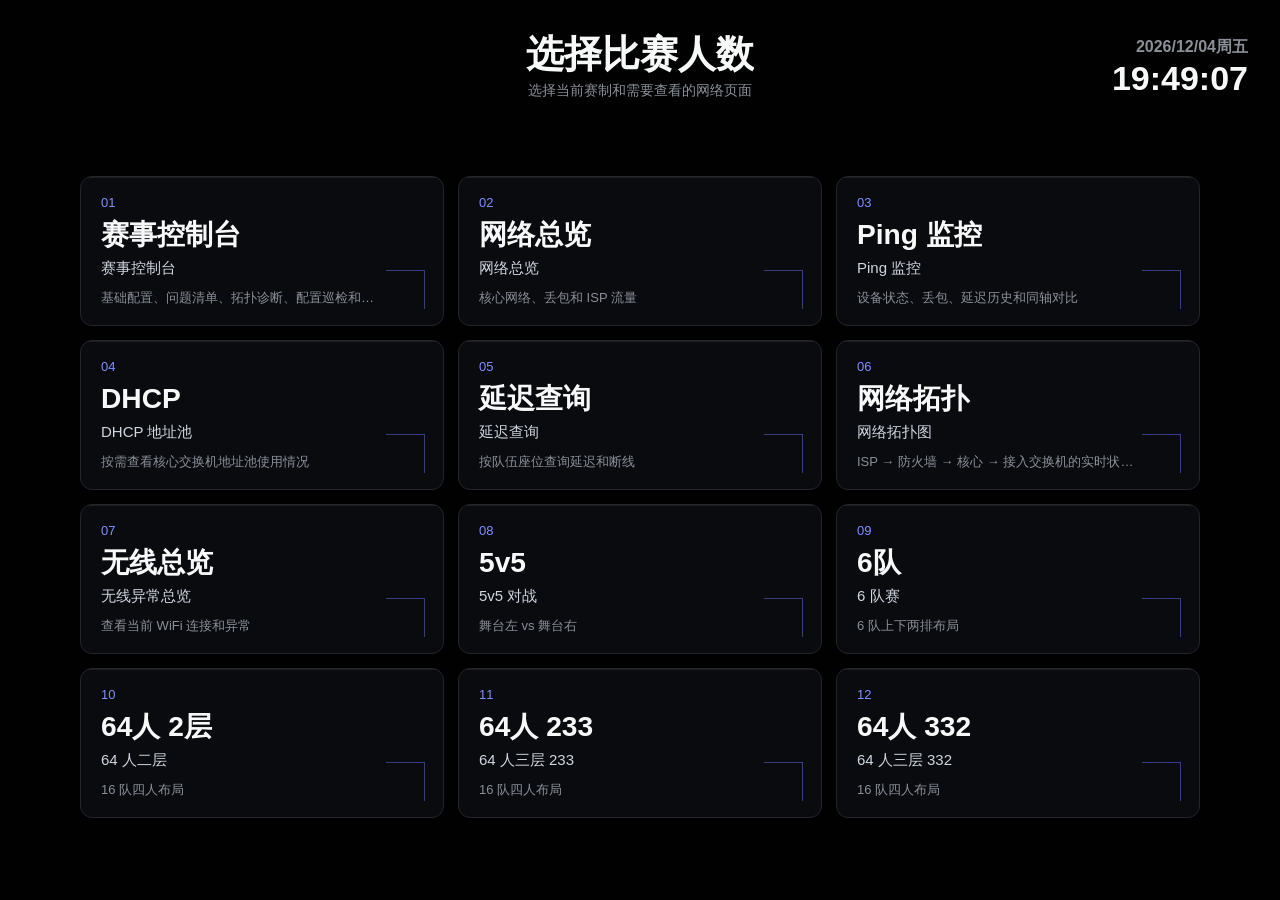
<file: librenms+grafana/bigscreen/index.html>
<!doctype html>
<html lang="zh-CN">
  <head>
    <meta charset="utf-8" />
    <meta name="viewport" content="width=device-width, initial-scale=1" />
    <title>网络监控大屏</title>
    <link rel="stylesheet" href="./style.css?v=20261116a" />
    <link rel="stylesheet" href="./platform.css?v=20261122a" />
    <link rel="stylesheet" href="./ping/ping.css?v=20261119d3" />
    <link rel="stylesheet" href="./infra/overview.css?v=20261125bc" />
  </head>
  <body>
    <main class="screen">
      <header class="topbar">
        <div class="brand" id="brand">
          <div class="brand-mark" id="brandMark" aria-hidden="true"></div>
          <div class="brand-text" id="logoText"></div>
        </div>
        <div class="headline">
          <a class="screen-title-link" id="screenHomeLink" href="/" aria-label="返回首页">
            <h1 id="screenTitle">网络监控大屏</h1>
          </a>
          <div id="screenSubtitle" class="subtitle"></div>
          <nav class="screen-nav" id="screenNav" aria-label="页面导航"></nav>
        </div>
        <time class="clock" aria-live="polite">
          <span id="dateText">---- -- --</span>
          <strong id="timeText">--:--:--</strong>
          <span id="dataFreshness" class="data-freshness" hidden></span>
        </time>
      </header>

      <section class="infra-overview" id="infraOverview" aria-labelledby="overviewTitle" hidden>
        <header class="overview-heading">
          <h2 id="overviewTitle">网络总览</h2>
          <a href="/ping" class="overview-primary-link">打开 Ping 历史 ↗</a>
        </header>
        <div class="overview-summary" aria-label="采集摘要">
          <div class="overview-health-tile"><span>网络健康</span><strong class="overview-health" data-overview="health" role="status"></strong></div>
          <div><span>基础设施 · ICMP 目标</span><strong data-overview="infra">—</strong></div>
          <div><span>ISP 网关 · ICMP</span><strong data-overview="isp">—</strong></div>
          <div><span>关键目标质量异常</span><strong data-overview="quality">—</strong></div>
          <div><span>最后可信探测</span><strong data-overview="updated">—</strong></div>
        </div>
        <p class="overview-coverage" data-overview="coverage"></p>
        <div class="overview-status">
          <section class="overview-panel" aria-labelledby="overviewFaultTitle">
            <div class="overview-section-title"><h3 id="overviewFaultTitle">设备故障</h3></div>
            <p class="overview-fault-summary" data-overview="fault-summary"></p>
            <div data-overview="faults"></div>
            <p class="overview-note"><a href="/wireless">无线总览 ↗</a></p>
          </section>
          <section class="overview-panel" aria-labelledby="overviewGatewayTitle">
            <div class="overview-section-title"><h3 id="overviewGatewayTitle">网关状态</h3>
              <a href="/ping">完整列表 ↗</a></div>
            <div data-overview="gateways"></div>
            <p class="overview-note">ISP 网关状态仅表示探针到网关的可达性。</p>
          </section>
        </div>
        <section class="overview-panel overview-bandwidth" aria-labelledby="overviewWanTitle">
          <div class="overview-section-title"><h3 id="overviewWanTitle">WAN 流量</h3>
            <span data-overview="wan-source"></span></div>
          <p class="overview-capacity-note">利用率按配置容量计算。</p>
          <div class="overview-wan-grid" data-overview="bandwidth"></div>
        </section>
        <div class="overview-bc-grid">
          <section class="overview-panel" aria-labelledby="overviewObTitle">
            <div class="overview-section-title"><h3 id="overviewObTitle">Remote OB · Tunnel RX/TX</h3>
              <span class="overview-note">接口 ≠ SA</span></div>
            <div class="overview-bc-items" data-overview="bc-ob"></div>
          </section>
          <section class="overview-panel" aria-labelledby="overviewVlanTitle">
            <div class="overview-section-title"><h3 id="overviewVlanTitle">业务 VLAN · 三层网关接口</h3>
              <span class="overview-note">SVI RX/TX</span></div>
            <div class="overview-bc-items" data-overview="bc-vlan"></div>
          </section>
        </div>
      </section>
      <section class="panel-grid" id="panelGrid" aria-label="监控面板">
        <section class="panel custom-panel ping-panel" aria-labelledby="pingTitle">
          <h2 id="pingTitle">Ping</h2>
          <div class="gauge-subhead">网络设备</div>
          <div class="gauge-grid" id="pingGaugeGrid"></div>
          <div id="serverGaugesWrap">
            <div class="gauge-subhead">服务器</div>
            <div class="gauge-grid" id="pingServerGaugeGrid"></div>
          </div>
        </section>
        <section class="panel custom-panel uptime-panel" aria-labelledby="uptimeTitle">
          <h2 id="uptimeTitle">运行时长</h2>
          <div class="gauge-grid" id="uptimeGaugeGrid"></div>
        </section>
        <section class="chart-panel trend-panel" aria-labelledby="trendTitle">
          <h2 id="trendTitle">Ping 趋势</h2>
          <div class="chart-body" id="pingTrendChart"></div>
        </section>
        <section class="chart-panel loss-panel" aria-labelledby="lossTitle">
          <h2 id="lossTitle">丢包热力图</h2>
          <div class="chart-body" id="lossHeatmap"></div>
        </section>
        <div class="isp-grid" id="ispGrid"></div>
      </section>
      <section class="home-panel" id="homePanel" aria-label="大屏选择" hidden>
        <div class="home-shell">
          <div class="mode-grid" id="modeGrid"></div>
        </div>
      </section>
      <section class="tournament-panel" id="tournamentPanel" aria-label="比赛面板" hidden>
        <button type="button" class="tournament-refresh" id="tournamentRefresh" title="刷新" aria-label="手动刷新比赛面板">↻</button>
        <div class="tournament-summary" id="tournamentSummary"></div>
        <div class="tournament-board" id="tournamentBoard"></div>
        <section class="chart-panel tournament-trend-panel" aria-labelledby="tournamentTrendTitle">
          <h2 id="tournamentTrendTitle">选手延迟趋势</h2>
          <div class="chart-body" id="tournamentTrendChart"></div>
        </section>
      </section>
      <section class="ping-workspace" id="pingWorkspace" aria-labelledby="pingWorkspaceTitle" hidden>
        <div class="ping-shell">
          <div id="pingWallView">
          <header class="ping-heading">
            <h2 id="pingWorkspaceTitle">Ping 监控墙</h2>
            <div class="ping-feed"><span class="ping-badge" id="pingSource" data-state="UNKNOWN"></span><time id="pingUpdated"></time></div>
            <div class="ping-custom-actions" id="pingCustomActions">
              <button type="button" id="pingCustomAdd">+ 添加目标</button>
              <button type="button" id="pingCustomManage">管理自定义目标</button>
            </div>
          </header>
          <section class="ping-surface" aria-label="设备探测监控墙">
            <div class="ping-toolbar">
              <label>设备分组<select id="pingCategory">
                <option value="">所有设备</option>
                <optgroup label="内网">
                  <option value="lan">全部内网</option><option value="Core">Core</option><option value="FW">FW VIP</option>
                  <option value="FW Unit">FW Unit</option><option value="Stage">Stage</option><option value="Dist">Dist / 交换机</option>
                </optgroup>
                <option value="isp">ISP</option><option value="ap">AP ICMP</option><option value="server">服务器</option>
                <optgroup label="Custom"><option value="custom">全部自定义目标</option>
                  <option value="custom-Remote">Remote</option><option value="custom-Server">Server</option>
                  <option value="custom-Other">Other</option></optgroup>
              </select></label>
              <label>探测状态<select id="pingStatus">
                <option value="">全部状态</option><option value="abnormal">全部异常</option>
                <option value="UP">在线</option><option value="DOWN">离线</option>
                <option value="DEGRADED">质量异常</option><option value="UNKNOWN">未知</option>
              </select></label>
              <label class="ping-search">搜索<input id="pingSearch" type="search" placeholder="名称或 IP" maxlength="160" /></label>
              <button type="button" id="pingRefresh">刷新</button>
              <button type="button" id="pingComparison" disabled>查看历史 / 对比（0/4）</button>
            </div>
            <details class="ping-policy">
              <summary>历史目标快照</summary>
              <div class="ping-toolbar">
                <label>快照时间<input id="pingSnapshotAt" type="datetime-local" step="1" /></label>
                <button type="button" id="pingSnapshotApply">查看快照</button>
                <button type="button" id="pingSnapshotLive">返回实时</button>
              </div>
            </details>
            <p class="ping-error" id="pingError" role="alert"></p>
            <div class="ping-wall-counts">
              <p class="ping-counts" id="pingCounts"></p><p class="ping-counts" id="pingVisibleCount"></p>
            </div>
            <p class="ping-counts" id="pingCoverage" role="status"></p>
            <p class="ping-counts" id="pingCustomNotice" role="status"></p>
            <div class="ping-wall-legend" aria-label="小图图例">
              <span><i class="ping-legend-trace"></i>RTT · 共用刻度 0 / 25 / 100 / 500 / 2000 ms</span>
              <span><i class="ping-legend-loss"></i>ICMP 丢包</span>
              <span><i class="ping-legend-scrape"></i>抓取失败</span>
              <span><i class="ping-legend-missing"></i>缺样</span>
              <span><i class="ping-legend-clipped"></i>超过刻度</span>
            </div>
            <p class="ping-wall-note">AP 仅显示 ICMP，控制器在线状态见 <a href="/wireless">无线总览</a>。</p>
            <div class="ping-wall" id="pingWall"></div>
            <p class="ping-empty" id="pingEmpty" role="status"></p>
          </section>
            <details class="ping-policy"><summary>统计说明</summary><p id="pingPolicy"></p></details>
          </div>
          <dialog class="ping-custom-dialog" id="pingCustomDialog" aria-labelledby="pingCustomTitle">
            <header class="ping-custom-header">
              <h3 id="pingCustomTitle">管理自定义目标</h3>
              <button type="button" id="pingCustomClose" autofocus>关闭</button>
            </header>
            <p id="pingCustomInventory"></p>
            <p id="pingCustomMessage" class="ping-custom-message" role="status" tabindex="-1"></p>
            <form id="pingCustomLogin" class="ping-custom-form" hidden>
              <label>管理员账号<input id="pingCustomUser" autocomplete="username" required></label>
              <label>密码<input id="pingCustomPass" type="password" autocomplete="current-password" required></label>
              <button id="pingCustomLoginSubmit" type="submit">登录</button>
            </form>
            <div class="ping-custom-actions">
              <button type="button" id="pingCustomNew" hidden>新建目标</button>
              <button type="button" id="pingCustomLogout" hidden>退出登录</button>
            </div>
            <form id="pingCustomForm" class="ping-custom-form" hidden>
              <h4 id="pingCustomEditorTitle">添加目标</h4>
              <label>友好名称（可选）<input id="pingCustomName" maxlength="160" placeholder="默认使用目标地址"></label>
              <label>目标地址（IPv4 或域名）<input id="pingCustomIP" maxlength="254" autocapitalize="none" spellcheck="false" required></label>
              <details id="pingCustomPrivate" hidden><summary>高级：授权域名解析到私网</summary>
                <label>授权的私网 CIDR<input id="pingCustomCIDRs" maxlength="512" autocapitalize="none" spellcheck="false" aria-describedby="pingCustomPrivateHelp"></label>
                <small id="pingCustomPrivateHelp">仅在该域名需要探测私网时填写，例如 10.70.0.0/24。多项用逗号或空格分隔。</small>
              </details>
              <label>分组<select id="pingCustomGroup"><option>Remote</option><option>Server</option><option>Other</option></select></label>
              <div class="ping-custom-actions">
                <button type="submit" id="pingCustomSave">保存</button>
                <button type="button" id="pingCustomEditorCancel">取消编辑</button>
              </div>
            </form>
            <section id="pingCustomConfirm" class="ping-custom-confirm" aria-labelledby="pingCustomDeleteText" hidden>
              <p id="pingCustomDeleteText"></p>
              <div class="ping-custom-actions">
                <button type="button" id="pingCustomCancelDelete">取消删除</button>
                <button type="button" id="pingCustomDelete">确认删除</button>
              </div>
            </section>
            <div id="pingCustomConflict" class="ping-custom-actions" hidden>
              <button type="button" id="pingCustomReview">核对并采用最新版本</button>
            </div>
            <div class="ping-custom-actions">
              <button type="button" id="pingCustomRetry" hidden>重试原请求</button>
              <button type="button" id="pingCustomDismiss" hidden>放弃重试并刷新</button>
            </div>
            <ul id="pingCustomRows" class="ping-custom-rows" aria-label="自定义目标清单"></ul>
          </dialog>
          <section class="ping-surface ping-detail" id="pingDetail" aria-labelledby="pingHistoryTitle" hidden>
            <header class="ping-detail-header">
              <h2 id="pingHistoryTitle" tabindex="-1">Ping 历史</h2>
              <button type="button" id="pingBackToWall">返回监控墙</button>
            </header>
            <p class="ping-empty" id="pingHistoryEmpty" hidden></p>
            <div id="pingHistoryBody">
              <div class="ping-selection ping-history-targets" id="pingSelected"></div>
              <details id="pingDnsHistory" class="ping-policy ping-dns-history" hidden>
                <summary>域名解析分段</summary><div id="pingDnsSegments"></div>
              </details>
              <div id="pingPresets">
                <div class="ping-history-controls">
                  <div class="ping-history-actions" role="group" aria-label="快捷时间范围">
                    <button type="button" data-span="5m">5m</button><button type="button" data-span="15m">15m</button>
                    <button type="button" data-span="1h">1h</button><button type="button" data-span="6h">6h</button>
                  </div>
                  <div class="ping-history-actions">
                    <button type="button" id="pingPrevRange">上一层</button>
                    <button type="button" id="pingResetRange">重置缩放</button>
                    <button type="button" id="pingHistoryRefresh">刷新</button>
                  </div>
                </div>
                <details class="ping-policy ping-history-advanced">
                  <summary>自定义时间 / 24h / 7d</summary>
                  <div class="ping-history-actions" role="group" aria-label="长时间范围">
                    <button type="button" data-span="24h">24h</button><button type="button" data-span="7d">7d</button>
                  </div>
                  <div class="ping-toolbar">
                    <label>起点<input id="pingRangeStart" type="datetime-local" step="1" /></label>
                    <label>终点<input id="pingRangeEnd" type="datetime-local" step="1" /></label>
                    <button type="button" id="pingHistoryApply">应用时间范围</button>
                  </div>
                </details>
              </div>
              <p class="ping-error" id="pingHistoryError" role="alert"></p>
              <div class="ping-history-controls ping-history-window">
                <p id="pingHistoryCaption" role="status"></p>
                <div class="ping-history-actions" role="group" aria-label="移动查询窗口">
                  <button type="button" id="pingGoEarlier"></button>
                  <button type="button" id="pingGoLater"></button>
                </div>
              </div>
              <p class="ping-chart-instructions" id="pingChartInstructions">悬停查样本，点击或 Enter 固定，拖选松开后放大。方向键浏览，Esc 解除。</p>
              <div id="pingOverviewChart"></div>
              <h4>丢包热力图</h4>
              <div class="ping-heat-legend"><span class="clear">0%</span><span class="loss">有丢包</span><span class="high">≥50%</span><span class="unknown">N/A</span></div>
              <div id="pingOverviewLoss"></div>
              <h4 class="ping-history-stat-title">当前区间统计</h4>
              <div class="ping-metrics" id="pingMetrics"></div>
              <div class="ping-toolbar ping-detail-toolbar">
                <label>查询时间点<input id="pingCursor" type="datetime-local" step="1" /></label>
                <button type="button" id="pingLocate">定位</button>
                <label>固定点原始窗口<select id="pingStatsWindow"><option value="60">1 分钟</option><option value="300" selected>5 分钟</option>
                  <option value="900">15 分钟</option><option value="3600">1 小时</option></select></label>
                <button type="button" id="pingClearPin" hidden>解除固定</button>
                <button type="button" id="pingExport" disabled>导出原始 CSV（UTC）</button>
              </div>
              <div id="pingPinned" class="ping-pinned" role="status"></div>
              <p id="pingDrillCaption"></p>
              <div class="ping-distribution" id="pingDistribution" aria-label="原始 RTT 时间线"></div>
              <section id="pingDrillStatistics" aria-label="固定点原始窗口统计" hidden>
                <h4 class="ping-history-stat-title">固定点原始窗口统计</h4>
                <div id="pingDrillMetrics" class="ping-metrics"></div>
              </section>
              <details class="ping-events">
                <summary>探测记录（最多 20 条）</summary>
                <label class="ping-check"><input id="pingFailures" type="checkbox" /> 仅失败或未知</label>
                <div class="ping-table-wrap"><table class="ping-table">
                  <thead><tr><th>本地时间</th><th>目标</th><th>结果</th><th>RTT <small>ms</small></th></tr></thead>
                  <tbody id="pingEvents"></tbody>
                </table></div>
              </details>
            </div>
          </section>
        </div>
      </section>
      <section class="evidence-panel" id="evidencePanel" aria-label="延迟查询" hidden>
        <form class="evidence-controls" id="evidenceForm">
          <label>队伍 <input id="evidenceTeam" type="number" min="1" max="16" value="1" /></label>
          <label>座位 <input id="evidenceSeat" type="number" min="1" max="5" value="1" /></label>
          <label>网络
            <select id="evidenceNetwork">
              <option value="wired">有线</option>
              <option value="wireless">无线</option>
              <option value="all">全部</option>
            </select>
          </label>
          <label>IP（留空自动查询当前座位 IP；填写后按指定 IP 查询） <input id="evidenceIp" type="text" /></label>
          <label>查询时间 <input id="evidenceAt" type="datetime-local" /></label>
          <label title="以“查询时间”为中心的总时间窗">查询范围
            <select id="evidenceWindow">
              <option value="5">5 分钟</option>
              <option value="10" selected>10 分钟</option>
              <option value="30">30 分钟</option>
            </select>
          </label>
          <button type="submit">查询</button>
          <button type="button" id="evidenceExport" title="把当前查询到的延迟/在线原始数据导出为 CSV">导出 CSV</button>
        </form>
        <div class="evidence-summary" id="evidenceSummary"></div>
        <section class="chart-panel evidence-latency-panel" aria-labelledby="evidenceLatencyTitle">
          <h2 id="evidenceLatencyTitle">延迟趋势</h2>
          <div class="chart-body" id="evidenceLatencyChart"></div>
        </section>
        <section class="chart-panel evidence-success-panel" aria-labelledby="evidenceSuccessTitle">
          <h2 id="evidenceSuccessTitle">在线状态</h2>
          <div class="chart-body" id="evidenceSuccessChart"></div>
        </section>
      </section>
      <section class="wireless-panel" id="wirelessPanel" aria-label="无线异常总览" hidden>
        <button type="button" class="tournament-refresh" id="wirelessRescan" title="立即重扫目标" aria-label="立即重扫目标">↻</button>
        <div class="wireless-controls" id="wirelessControls"></div>
        <div class="wireless-summary" id="wirelessSummary"></div>
        <div class="wireless-board" id="wirelessBoard"></div>
        <section class="ap-placement" id="apPlacementSection" aria-label="AP 定位" hidden>
          <div class="ap-placement-head">
            <div>
              <h2>AP 定位</h2>
              <p class="ap-placement-hint">P1 影子定位证据，不驱动拓扑连线；ICMP 可达性未接入（#140）。</p>
            </div>
            <button type="button" id="apPlacementRefresh" class="ap-placement-refresh">刷新</button>
          </div>
          <div class="ap-placement-toolbar">
            <label>搜索
              <input type="search" id="apPlacementSearch" placeholder="AP 名称 / IP / 交换机 / 端口" />
            </label>
            <label>定位等级
              <select id="apPlacementLevelFilter">
                <option value="">全部等级</option>
                <option value="confirmed-direct">已确认直连</option>
                <option value="observed-attachment">已验证转发出口</option>
                <option value="ambiguous">多候选或证据冲突</option>
                <option value="unresolved">暂无可靠定位</option>
              </select>
            </label>
          </div>
          <div class="ap-placement-status" id="apPlacementStatus" role="status"></div>
          <div class="ap-placement-summary" id="apPlacementSummary"></div>
          <div class="ap-placement-list" id="apPlacementList"></div>
        </section>
        <aside class="topology-detail wireless-inspector" id="wirelessInspector" hidden></aside>
      </section>
      <section class="control-panel" id="controlPanel" aria-label="赛事控制台" hidden>
        <div class="network-read-status" id="controlNetworkStatus" role="status" hidden></div>
        <div class="control-auth" id="controlAuth" hidden>
          <section class="auth-card" aria-labelledby="controlAuthTitle">
            <div class="auth-heading">
              <strong id="controlAuthTitle">赛事控制台登录</strong>
              <span id="controlAuthHint">输入账号密码后继续</span>
            </div>
            <form class="auth-form" id="controlLoginForm">
              <label>账号
                <input id="controlLoginUser" type="text" autocomplete="username" placeholder="admin" />
              </label>
              <label>密码
                <input id="controlLoginPassword" type="password" autocomplete="current-password" />
              </label>
              <button type="submit">登录</button>
            </form>
            <div class="auth-message" id="controlAuthMessage"></div>
          </section>
        </div>
        <div class="control-shell" id="controlShell">
          <div class="control-toolbar">
            <div class="control-title">
              <strong>赛事控制台</strong>
              <span>基础配置、问题清单、事故和赛前工具</span>
            </div>
            <div class="control-actions">
              <button type="button" id="controlRescan" title="立即重扫座位目标">重扫</button>
              <button type="button" id="controlRefresh" title="刷新控制台">刷新</button>
              <button type="button" id="controlLogout" title="退出赛事控制台">退出</button>
            </div>
          </div>
          <div class="control-grid">
            <div class="control-stack control-stack-left">
              <article class="control-card control-readiness-card">
                <h2>需要关注</h2>
                <div class="readiness-missing" id="controlReadinessMissing"></div>
              </article>
              <article class="control-card control-config-editor-card">
                <h2>基础配置</h2>
                <div class="control-form" id="controlConfigForm"></div>
                <div class="control-button-row">
                  <button type="button" id="controlConfigValidate">验证</button>
                  <button type="button" id="controlConfigSave">保存</button>
                  <button type="button" id="controlConfigApply">应用配置</button>
                  <button type="button" id="controlConfigRollback">回滚</button>
                  <button type="button" id="controlConfigImport">导入配置</button>
                  <a id="controlConfigExport" href="/platform-api/config/download">导出配置</a>
                  <input id="controlConfigImportFile" type="file" accept=".yml,.yaml,text/yaml" hidden />
                </div>
                <div class="control-list" id="controlConfigResult"></div>
              </article>
            </div>
            <div class="control-stack control-stack-right">
              <article class="control-card">
                <h2>配置中心</h2>
                <div class="control-config" id="controlConfig"></div>
              </article>
              <article class="control-card">
                <h2>拓扑诊断</h2>
                <div class="control-list" id="controlTopology"></div>
              </article>
              <article class="control-card">
                <h2>事故流转</h2>
                <div class="control-flow" id="controlIncidentFlow"></div>
              </article>
              <article class="control-card">
                <h2>事故库</h2>
                <div class="incident-create">
                  <input id="controlIncidentTitle" type="text" placeholder="事故标题" />
                  <button type="button" id="controlIncidentCreate">创建</button>
                </div>
                <div class="control-list" id="controlIncidentList"></div>
              </article>
              <article class="control-card control-lint-card">
                <h2>交换机配置巡检</h2>
                <div class="lint-panes">
                  <div class="lint-pane">
                    <label class="lint-pane-label">核心交换机</label>
                    <textarea class="control-textarea" id="controlCoreConfig" spellcheck="false" placeholder="粘贴核心 show run 片段"></textarea>
                  </div>
                  <div class="lint-pane">
                    <label class="lint-pane-label">分线交换机</label>
                    <textarea class="control-textarea" id="controlSwitchConfig" spellcheck="false" placeholder="粘贴当前分线 show run 片段，核对后换下一台"></textarea>
                  </div>
                </div>
                <div class="control-list" id="controlLintResult"></div>
              </article>
              <article class="control-card">
                <h2>赛前工具</h2>
                <div class="control-list" id="controlDelivery"></div>
              </article>
            </div>
          </div>
        </div>
      </section>
      <section class="dhcp-panel" id="dhcpPanel" aria-label="DHCP 地址池" hidden>
        <div class="dhcp-toolbar">
          <div>
            <strong>核心交换机 DHCP</strong>
            <span id="dhcpConnection">等待查询 DHCP 信息</span>
          </div>
          <span class="dhcp-actions">
            <span id="dhcpBindingsStatus">进入页面后自动查询租约与 ARP</span>
            <button type="button" id="dhcpBindings" title="读取 DHCP 租约明细和 ARP 表，为每个地址格标记当前使用情况">刷新租约 / ARP</button>
            <button type="button" id="dhcpRefresh" title="刷新地址池容量、已租数量、剩余、排除和冲突统计">刷新地址池统计</button>
          </span>
        </div>
        <div class="dhcp-status" id="dhcpStatus">打开页面后自动读取，离开页面即停止刷新。</div>
        <div class="dhcp-summary" id="dhcpSummary"></div>
        <div class="dhcp-pool-tools">
          <label>
            <span>查找网段</span>
            <input type="search" id="dhcpPoolSearch" autocomplete="off" placeholder="输入名称、网段或任意 IP">
          </label>
          <label>
            <span>筛选</span>
            <select id="dhcpPoolFilter">
              <option value="all">全部网段</option>
              <option value="active">已有地址使用</option>
              <option value="excluded">包含排除地址</option>
              <option value="attention">需要关注</option>
            </select>
          </label>
          <span id="dhcpPoolCount"></span>
        </div>
        <div class="dhcp-pools" id="dhcpPools"></div>
        <div class="dhcp-footnote" id="dhcpFootnote"></div>
      </section>
      <section class="topology-panel" id="topologyPanel" aria-label="网络拓扑" hidden>
        <div class="topology-header">
          <div class="network-read-status" id="topologyNetworkStatus" role="status" hidden></div>
          <div class="topology-toolbar">
            <span class="topology-legend">
              <i class="dot good"></i> 在线
              <i class="dot warn"></i> 高延迟
              <i class="dot bad"></i> 离线
              <i class="dot none"></i> 无数据
            </span>
            <button type="button" id="topologyApToggle" aria-pressed="false">AP: 隐藏</button>
            <span id="topologyApCount" hidden></span>
            <span class="topology-updated" id="topologyUpdated"></span>
          </div>
        </div>
        <div class="topology-canvas" id="topologyCanvas"></div>
        <aside class="topology-detail" id="topologyDetail"></aside>
        <aside class="topology-port-panel" id="topologyPortPanel" aria-label="端口面板" hidden></aside>
      </section>
    </main>
    <script src="./config.js?v=20261122a"></script>
    <script src="./config/config-model.js?v=20261125bc"></script>
    <script src="./config/config-editor.js?v=20261126a"></script>
    <script src="./dhcp/dhcp-model.js?v=20260827a"></script>
    <script src="./dhcp/dhcp-panel.js?v=20260911a"></script>
    <script src="./pages.js?v=20261116a"></script>
    <script src="./utils.js?v=20260904a"></script>
    <script src="./charts/line-chart.js?v=20260908a"></script>
    <script src="./charts/ping-chart.js?v=20260826a"></script>
    <script src="./charts/loss-heatmap.js?v=20260826a"></script>
    <script src="./charts/isp-chart.js?v=20260905a"></script>
    <script src="./charts/evidence-chart.js?v=20260826a"></script>
    <script src="./evidence/evidence-panel.js?v=20260911a"></script>
    <script src="./metrics/ping-transform.js?v=20260826b"></script>
    <script src="./isp-carousel.js?v=20260731a"></script>
    <script src="./api.js?v=20261122a"></script>
    <script src="./ping/model.js?v=20261124a"></script>
    <script src="./ping/custom-dns.js?v=20261119d3"></script>
    <script src="./ping/data.js?v=20261124a"></script>
    <script src="./ping/charts.js?v=20261119history118b"></script>
    <script src="./ping/trends.js?v=20261119minihttp"></script>
    <script src="./ping/wall.js?v=20261119d3"></script>
    <script src="./ping/history.js?v=20261119history118b"></script>
    <script src="./ping/custom-history.js?v=20261119history118a"></script>
    <script src="./ping/timeline.js?v=20261119history118a"></script>
    <script src="./ping/detail.js?v=20261119history118b"></script>
    <script src="./ping/custom-api.js?v=20261119d3"></script>
    <script src="./ping/custom-model.js?v=20261119d3p2"></script>
    <script src="./ping/custom-manager.js?v=20261119d3"></script>
    <script src="./ping/panel.js?v=20261119minihttp"></script>
    <script src="./infra/overview-model.js?v=20261116c"></script>
    <script src="./infra/overview-data.js?v=20261125b"></script>
    <script src="./infra/overview-controller.js?v=20261125bc2"></script>
    <script src="./infra/traffic-bc.js?v=20261125bc2"></script>
    <script src="./infra/overview-view.js?v=20261125bc2"></script>
    <script src="./network-read.js?v=20260929a"></script>
    <script src="./players.js?v=20260802a"></script>
    <script src="./tournament/tournament-panel.js?v=20260828a"></script>
    <script src="./wireless/wireless-panel.js?v=20261001c"></script>
    <script src="./ap-placement.js?v=20261122a"></script>
    <script src="./ap-topology.js?v=20261001e"></script>
    <script src="./topology.js?v=20261001e"></script>
    <script src="./charts/port-panel.js?v=20260930a"></script>
    <script src="./charts/topology-panel.js?v=20261001e"></script>
    <script src="./platform.js?v=20260911a"></script>
    <script src="./iperf.js?v=20260912a"></script>
    <script src="./control/iperf-controller.js?v=20260912a"></script>
    <script src="./control/delivery-panel.js?v=20260912b"></script>
    <script src="./control/auth-controller.js?v=20260908a"></script>
    <script src="./control/incident-registry.js?v=20260828a"></script>
    <script src="./infra/infra-controller.js?v=20260828a"></script>
    <script src="./app.js?v=20261124a"></script>
  </body>
</html>
</file>
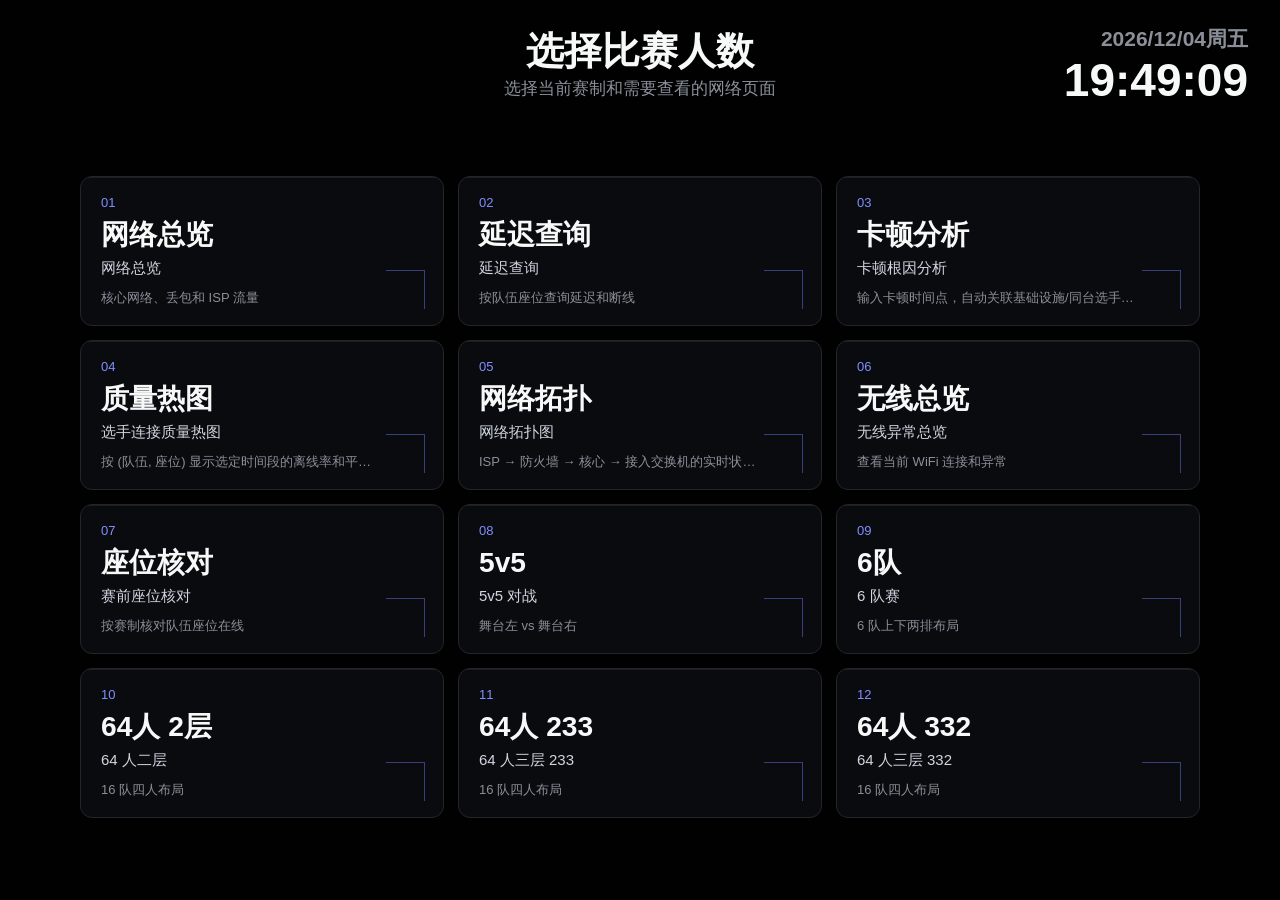
<file: zabbix+librenms+grafana/bigscreen/index.html>
<!doctype html>
<html lang="zh-CN">
  <head>
    <meta charset="utf-8" />
    <meta name="viewport" content="width=device-width, initial-scale=1" />
    <title>网络监控大屏</title>
    <link rel="stylesheet" href="./style.css?v=20260613b" />
    <link rel="stylesheet" href="./platform.css?v=20260613b" />
  </head>
  <body>
    <main class="screen">
      <header class="topbar">
        <div class="brand" id="brand">
          <div class="brand-mark" id="brandMark" aria-hidden="true"></div>
          <div class="brand-text" id="logoText"></div>
        </div>
        <div class="headline">
          <h1 id="screenTitle">网络监控大屏</h1>
          <div id="screenSubtitle" class="subtitle"></div>
          <nav class="screen-nav" id="screenNav" aria-label="页面导航"></nav>
        </div>
        <time class="clock" aria-live="polite">
          <span id="dateText">---- -- --</span>
          <strong id="timeText">--:--:--</strong>
          <span id="dataFreshness" class="data-freshness" hidden></span>
        </time>
      </header>

      <section class="panel-grid" id="panelGrid" aria-label="监控面板">
        <section class="panel custom-panel ping-panel" aria-labelledby="pingTitle">
          <h2 id="pingTitle">Ping</h2>
          <div class="gauge-subhead">网络设备</div>
          <div class="gauge-grid" id="pingGaugeGrid"></div>
          <div id="serverGaugesWrap">
            <div class="gauge-subhead">服务器</div>
            <div class="gauge-grid" id="pingServerGaugeGrid"></div>
          </div>
        </section>
        <section class="panel custom-panel uptime-panel" aria-labelledby="uptimeTitle">
          <h2 id="uptimeTitle">运行时长</h2>
          <div class="gauge-grid" id="uptimeGaugeGrid"></div>
        </section>
        <section class="chart-panel trend-panel" aria-labelledby="trendTitle">
          <h2 id="trendTitle">Ping 趋势</h2>
          <div class="chart-body" id="pingTrendChart"></div>
        </section>
        <section class="chart-panel loss-panel" aria-labelledby="lossTitle">
          <h2 id="lossTitle">丢包热力图</h2>
          <div class="chart-body" id="lossHeatmap"></div>
        </section>
        <div class="isp-grid" id="ispGrid"></div>
      </section>
      <section class="home-panel" id="homePanel" aria-label="大屏选择" hidden>
        <div class="home-shell">
          <div class="mode-grid" id="modeGrid"></div>
        </div>
      </section>
      <section class="tournament-panel" id="tournamentPanel" aria-label="比赛面板" hidden>
        <button type="button" class="tournament-refresh" id="tournamentRefresh" title="刷新" aria-label="手动刷新比赛面板">↻</button>
        <div class="tournament-summary" id="tournamentSummary"></div>
        <div class="tournament-board" id="tournamentBoard"></div>
        <section class="chart-panel tournament-trend-panel" aria-labelledby="tournamentTrendTitle">
          <h2 id="tournamentTrendTitle">选手延迟趋势</h2>
          <div class="chart-body" id="tournamentTrendChart"></div>
        </section>
      </section>
      <section class="evidence-panel" id="evidencePanel" aria-label="延迟查询" hidden>
        <form class="evidence-controls" id="evidenceForm">
          <label>队伍 <input id="evidenceTeam" type="number" min="1" max="16" value="1" /></label>
          <label>座位 <input id="evidenceSeat" type="number" min="1" max="5" value="1" /></label>
          <label>网络
            <select id="evidenceNetwork">
              <option value="wired">有线</option>
              <option value="wireless">无线</option>
              <option value="all">全部</option>
            </select>
          </label>
          <label>IP（填了优先按 IP 查，可查选手或基础设施任意设备） <input id="evidenceIp" type="text" /></label>
          <label>查询时间 <input id="evidenceAt" type="datetime-local" /></label>
          <label>查询范围
            <select id="evidenceWindow">
              <option value="5">前后 5 分钟</option>
              <option value="10">前后 10 分钟</option>
              <option value="15">前后 15 分钟</option>
              <option value="30">前后 30 分钟</option>
            </select>
          </label>
          <button type="submit">查询</button>
          <button type="button" id="evidenceExport" title="把当前查询到的延迟/在线原始数据导出为 CSV">导出 CSV</button>
        </form>
        <div class="evidence-summary" id="evidenceSummary"></div>
        <section class="chart-panel evidence-latency-panel" aria-labelledby="evidenceLatencyTitle">
          <h2 id="evidenceLatencyTitle">延迟趋势</h2>
          <div class="chart-body" id="evidenceLatencyChart"></div>
        </section>
        <section class="chart-panel evidence-success-panel" aria-labelledby="evidenceSuccessTitle">
          <h2 id="evidenceSuccessTitle">在线状态</h2>
          <div class="chart-body" id="evidenceSuccessChart"></div>
        </section>
      </section>
      <section class="ops-panel" id="opsPanel" aria-label="现场核对" hidden>
        <button type="button" class="tournament-refresh" id="opsRescan" title="立即重扫目标" aria-label="立即重扫目标">↻</button>
        <div class="ops-controls" id="opsControls"></div>
        <div class="ops-summary" id="opsSummary"></div>
        <div class="ops-board" id="opsBoard"></div>
      </section>
      <section class="heatmap-panel" id="heatmapPanel" aria-label="质量热图" hidden>
        <form class="heatmap-controls" id="heatmapForm">
          <label>起点 <input id="heatmapStart" type="datetime-local" /></label>
          <label>时长
            <select id="heatmapWindow">
              <option value="1">最近 1 小时</option>
              <option value="3">最近 3 小时</option>
              <option value="6" selected>最近 6 小时</option>
              <option value="12">最近 12 小时</option>
              <option value="24">最近 24 小时</option>
            </select>
          </label>
          <label>队伍数
            <select id="heatmapTeams">
              <option value="2">2 队 (5v5)</option>
              <option value="6">6 队</option>
              <option value="16" selected>16 队 (64 人)</option>
            </select>
          </label>
          <button type="submit">绘制</button>
          <button type="button" id="heatmapExport" title="把当前热图的离线率/平均延迟导出为 CSV">导出 CSV</button>
        </form>
        <div class="heatmap-summary" id="heatmapSummary"></div>
        <div class="heatmap-grid" id="heatmapGrid"></div>
        <div class="heatmap-legend" id="heatmapLegend"></div>
      </section>
      <section class="topology-panel" id="topologyPanel" aria-label="网络拓扑" hidden>
        <div class="topology-toolbar">
          <span class="topology-legend">
            <i class="dot good"></i> 在线
            <i class="dot warn"></i> 高延迟
            <i class="dot bad"></i> 离线
            <i class="dot none"></i> 无数据
          </span>
          <span class="topology-updated" id="topologyUpdated"></span>
        </div>
        <div class="topology-canvas" id="topologyCanvas"></div>
        <aside class="topology-detail" id="topologyDetail"></aside>
      </section>
      <section class="incident-panel" id="incidentPanel" aria-label="卡顿根因分析" hidden>
        <form class="incident-controls" id="incidentForm">
          <label>事发时间 <input id="incidentAt" type="datetime-local" /></label>
          <label>分析窗口
            <select id="incidentWindow">
              <option value="2">前后 2 分钟</option>
              <option value="5" selected>前后 5 分钟</option>
              <option value="10">前后 10 分钟</option>
              <option value="15">前后 15 分钟</option>
            </select>
          </label>
          <label>抖动阈值
            <select id="incidentThreshold">
              <option value="0.02">20 ms（推荐）</option>
              <option value="0.03">30 ms</option>
              <option value="0.05">50 ms</option>
              <option value="0.08">80 ms</option>
            </select>
          </label>
          <button type="submit">分析</button>
        </form>
        <div class="incident-verdict" id="incidentVerdict"></div>
        <section class="incident-grid">
          <article class="incident-card" aria-labelledby="incidentPlayersTitle">
            <h2 id="incidentPlayersTitle">受影响选手</h2>
            <div class="incident-card-body" id="incidentPlayers"></div>
          </article>
          <article class="incident-card" aria-labelledby="incidentInfraTitle">
            <h2 id="incidentInfraTitle">基础设施</h2>
            <div class="incident-card-body" id="incidentInfra"></div>
          </article>
          <article class="incident-card" aria-labelledby="incidentIspTitle">
            <h2 id="incidentIspTitle">ISP / WAN 流量</h2>
            <div class="incident-card-body" id="incidentIsp"></div>
          </article>
          <article class="incident-card" aria-labelledby="incidentStageTitle">
            <h2 id="incidentStageTitle">按 Stage 分组</h2>
            <div class="incident-card-body" id="incidentStage"></div>
          </article>
        </section>
      </section>
    </main>
    <script src="./config.js?v=20260613b"></script>
    <script src="./pages.js?v=20260613b"></script>
    <script src="./utils.js?v=20260613b"></script>
    <script src="./api.js?v=20260613b"></script>
    <script src="./players.js?v=20260613b"></script>
    <script src="./incident.js?v=20260613b"></script>
    <script src="./topology.js?v=20260613b"></script>
    <script src="./app.js?v=20260613b"></script>
  </body>
</html>
</file>
<file: librenms+grafana/bigscreen/style.css>
﻿:root {
  color-scheme: dark;
  --bg: #000;
  --panel: #000;
  --panel-border: transparent;
  --text: #eef4ff;
  --muted: #94a3b8;
  --line: #58d68d;
  --accent: #ff4da6;
  --screen-header-height: clamp(96px, 9.6vh, 152px);
  --screen-pad-x: clamp(10px, 1vw, 32px);
  --screen-pad-y: clamp(10px, 0.8vh, 24px);
  --screen-gap: clamp(8px, 0.7vh, 16px);
}

* {
  box-sizing: border-box;
}

html,
body {
  width: 100%;
  height: 100%;
  margin: 0;
  overflow: hidden;
  background: var(--bg);
  color: var(--text);
  font-family: "Microsoft YaHei", "PingFang SC", "Segoe UI", sans-serif;
}

.screen {
  display: grid;
  grid-template-rows: var(--screen-header-height) minmax(0, 1fr);
  width: 100vw;
  height: 100vh;
  padding: var(--screen-pad-y) var(--screen-pad-x) calc(var(--screen-pad-y) + 4px);
  gap: var(--screen-gap);
  background: #000;
}

.topbar {
  display: grid;
  grid-template-columns: clamp(190px, 17vw, 420px) minmax(0, 1fr) clamp(190px, 17vw, 420px);
  align-items: center;
  min-width: 0;
  border: 0;
  background: transparent;
  border-radius: 0;
  padding: clamp(8px, 0.7vh, 16px) clamp(10px, 1vw, 24px);
  box-shadow: none;
}

.brand {
  display: flex;
  align-items: center;
  gap: clamp(9px, 0.7vw, 18px);
  min-width: 0;
}

.brand[hidden] {
  display: block;
  visibility: hidden;
}

.brand-mark {
  display: grid;
  place-items: center;
  width: clamp(44px, 3vw, 76px);
  height: clamp(44px, 3vw, 76px);
  border: 2px solid rgba(88, 214, 141, 0.82);
  border-radius: 8px;
  color: var(--line);
  font-size: clamp(23px, 1.55vw, 38px);
  font-weight: 800;
  line-height: 1;
}

.brand-text {
  overflow: hidden;
  color: var(--accent);
  font-size: clamp(20px, 1.45vw, 36px);
  font-weight: 800;
  letter-spacing: 0;
  text-overflow: ellipsis;
  white-space: nowrap;
}

.headline {
  min-width: 0;
  text-align: center;
}

.headline h1 {
  margin: 0;
  overflow: hidden;
  color: #b9d7ff;
  font-size: clamp(30px, 2.1vw, 58px);
  font-weight: 500;
  letter-spacing: 0;
  line-height: 1.14;
  text-shadow: 0 0 18px rgba(91, 160, 255, 0.24);
  text-overflow: ellipsis;
  white-space: nowrap;
}

.subtitle {
  min-height: clamp(18px, 1.5vh, 26px);
  margin-top: clamp(3px, 0.35vh, 7px);
  overflow: hidden;
  color: var(--muted);
  font-size: clamp(14px, 0.9vw, 22px);
  line-height: 1.2;
  text-overflow: ellipsis;
  white-space: nowrap;
}

.clock {
  display: grid;
  justify-items: end;
  gap: clamp(3px, 0.3vh, 6px);
  color: var(--text);
}

.clock span {
  color: #d9e6ff;
  font-size: clamp(16px, 1.05vw, 26px);
  font-weight: 600;
}

.clock strong {
  font-size: clamp(34px, 2.35vw, 62px);
  font-weight: 800;
  line-height: 1;
}

.clock span.data-freshness {
  font-size: 14px;
  font-weight: 600;
  color: #ffd14d;
  background: rgba(255, 159, 67, 0.14);
  border: 1px solid rgba(255, 159, 67, 0.4);
  border-radius: 6px;
  padding: 2px 8px;
}

.panel-grid {
  display: grid;
  min-width: 0;
  min-height: 0;
  grid-template-columns: repeat(12, minmax(0, 1fr));
  grid-template-rows: 35fr 24fr 28fr;
  gap: clamp(6px, 0.55vh, 14px) clamp(8px, 0.55vw, 18px);
}

@media (min-width: 1201px) and (max-height: 850px) {
  .screen.infra-mode .panel-grid {
    grid-template-rows: 42fr 21fr 24fr;
  }
}

.panel,
.chart-panel,
.isp-grid {
  min-width: 0;
  min-height: 0;
}

.panel,
.chart-panel {
  position: relative;
  display: block;
  width: 100%;
  height: 100%;
  overflow: hidden;
  border: 0;
  border-radius: 0;
  background: transparent;
  box-shadow: none;
}

.custom-panel {
  display: grid;
  grid-template-rows: clamp(22px, 1.8vh, 34px) minmax(0, 1fr);
  padding: clamp(2px, 0.2vh, 5px) clamp(4px, 0.35vw, 10px) clamp(4px, 0.4vh, 10px);
}

.chart-panel {
  display: grid;
  grid-template-rows: clamp(22px, 1.8vh, 34px) minmax(0, 1fr);
  padding: clamp(3px, 0.25vh, 7px) clamp(4px, 0.35vw, 10px) clamp(4px, 0.4vh, 10px);
}

.custom-panel h2,
.chart-panel h2 {
  align-self: start;
  margin: 0;
  color: var(--text);
  font-size: clamp(13px, 0.75vw, 20px);
  font-weight: 700;
  line-height: 1.3;
}

.gauge-grid {
  display: grid;
  min-width: 0;
  min-height: 0;
  grid-template-columns: repeat(var(--gauge-columns, 3), minmax(0, 1fr));
  grid-template-rows: repeat(var(--gauge-rows, 2), minmax(0, 1fr));
  align-content: stretch;
  align-items: stretch;
  justify-items: stretch;
  gap: clamp(4px, 0.7vh, 10px) clamp(12px, 1.6vw, 28px);
}

.gauge-grid[data-rows="3"] {
  gap: clamp(3px, 0.55vh, 7px) clamp(14px, 1.7vw, 26px);
}

.gauge-item {
  display: flex;
  flex-direction: column;
  align-items: center;
  justify-content: center;
  width: 100%;
  height: 100%;
  min-width: 0;
  min-height: 0;
  overflow: hidden;
  padding: 1px 2px;
}

/* Sizes to fill its grid cell (height-driven) so more devices -> smaller cells
   -> smaller gauges, always fully visible, at any resolution. */
.gauge-visual {
  position: relative;
  flex: 0 1 auto;
  width: auto;
  height: min(calc(100% - 18px), clamp(62px, 10vmin, 240px));
  max-width: 100%;
  max-height: none;
  aspect-ratio: 220 / 150;
  margin: 0 auto -3px;
  filter: drop-shadow(0 14px 22px rgba(0, 0, 0, 0.48));
}

.gauge-visual svg {
  width: 100%;
  height: 100%;
}

.threshold,
.gauge-track,
.gauge-value-path {
  fill: none;
  stroke-linecap: butt;
}

.threshold {
  stroke-width: 8;
  opacity: 0.98;
}

.threshold-green {
  stroke: #73d17a;
  stroke-dasharray: 70 100;
}

.threshold-yellow {
  stroke: #ffe32d;
  stroke-dasharray: 20 100;
  stroke-dashoffset: -70;
}

.threshold-red {
  stroke: #ff4d66;
  stroke-dasharray: 10 100;
  stroke-dashoffset: -90;
}

.gauge-uptime .threshold-green {
  stroke-dasharray: 90 100;
  stroke-dashoffset: -10;
}

.gauge-uptime .threshold-yellow {
  stroke-dasharray: 10 100;
  stroke-dashoffset: 0;
}

.gauge-uptime .threshold-red {
  display: none;
}

.gauge-track,
.gauge-value-path {
  stroke-width: 14;
  stroke-linecap: butt;
}

.gauge-track {
  stroke: #202832;
}

.gauge-value-path {
  stroke: var(--gauge-color);
  stroke-dasharray: var(--gauge-fill) 100;
  filter: drop-shadow(0 0 5px color-mix(in srgb, var(--gauge-color) 72%, transparent));
}

.gauge-number {
  position: absolute;
  left: 50%;
  top: 65%;
  transform: translate(-50%, -50%);
  display: flex;
  align-items: baseline;
  gap: 2px;
  white-space: nowrap;
}

.gauge-number strong {
  font-size: clamp(14px, 1.2vw, 28px);
  font-weight: 600;
}

.gauge-number span {
  font-size: clamp(8px, 0.5vw, 13px);
}

.gauge-grid[data-rows="2"] .gauge-number strong {
  font-size: clamp(13px, 0.9vw, 24px);
}

.gauge-grid[data-rows="2"] .gauge-number span {
  font-size: clamp(7px, 0.48vw, 12px);
}

.gauge-name {
  width: 100%;
  flex-shrink: 0; /* 设备少、表盘变大时也不挤掉名字 */
  font-size: clamp(11px, 0.72vw, 18px);
  font-weight: 700;
  text-align: center;
  overflow: hidden;
  text-overflow: ellipsis;
  white-space: nowrap;
  margin-top: 0;
}

.gauge-grid[data-rows="3"] .gauge-number strong {
  font-size: clamp(10px, 0.68vw, 18px);
}

.gauge-grid[data-rows="3"] .gauge-number span {
  font-size: clamp(6px, 0.4vw, 10px);
}

.gauge-grid[data-rows="3"] .gauge-name {
  max-width: clamp(150px, 12vw, 300px);
  font-size: clamp(11px, 0.72vw, 18px);
}

/* Dense tier: many devices in one panel — smaller gauges so they fit cleanly. */
.gauge-grid[data-rows="4"] {
  gap: clamp(2px, 0.4vh, 5px) clamp(10px, 1.3vw, 20px);
}
.gauge-grid[data-rows="4"] .gauge-number strong {
  font-size: clamp(9px, 0.58vw, 18px);
}
.gauge-grid[data-rows="4"] .gauge-number span {
  font-size: clamp(6px, 0.36vw, 10px);
}
.gauge-grid[data-rows="4"] .gauge-name {
  max-width: clamp(120px, 9vw, 220px);
  font-size: clamp(10px, 0.62vw, 15px);
}

.empty-state {
  grid-column: 1 / -1;
  align-self: center;
  color: var(--muted);
  font-size: 28px;
}

.chart-body {
  min-width: 0;
  min-height: 0;
}

.line-layout {
  --line-explicit-axis-scale-unit: clamp(0.82px, 0.052083vw, 1.5px);
  --line-axis-pad-left: clamp(64px, 4vw, 112px);
  --line-axis-pad-right: clamp(30px, 2vw, 58px);
  --line-axis-pad-top: clamp(10px, 0.8vh, 22px);
  --line-axis-pad-bottom: clamp(26px, 2.4vh, 48px);
  display: grid;
  width: 100%;
  height: 100%;
  min-width: 0;
  min-height: 0;
  gap: clamp(6px, 0.5vw, 16px);
}

.side-layout {
  grid-template-columns: minmax(0, 1fr) clamp(190px, 15vw, 360px);
}

.side-layout.dense-series {
  grid-template-columns: minmax(0, 1fr) clamp(170px, 13vw, 300px);
  gap: clamp(5px, 0.4vw, 12px);
}

.side-layout.compact-series {
  grid-template-columns: minmax(0, 1fr) clamp(340px, 24vw, 620px);
  gap: clamp(6px, 0.5vw, 16px);
}

.side-layout.ultra-series {
  grid-template-columns: minmax(0, 1fr) clamp(480px, 32vw, 900px);
  gap: clamp(6px, 0.5vw, 16px);
}

.bottom-layout {
  grid-template-rows: minmax(0, 1fr) clamp(28px, 2.2vh, 44px);
}

.line-chart-slot {
  min-width: 0;
  min-height: 0;
  overflow: hidden;
}

.line-chart {
  display: block;
  width: 100%;
  height: 100%;
  min-width: 0;
  min-height: 0;
}

.chart-grid-line {
  stroke: rgba(125, 139, 160, 0.18);
  stroke-width: 1;
}

.chart-time-line {
  stroke: rgba(125, 139, 160, 0.14);
  stroke-width: 1;
}

.chart-axis {
  fill: #b8c2d4;
  font-size: clamp(10px, 0.62vw, 17px);
  font-weight: 600;
}

.chart-line {
  fill: none;
  stroke-width: clamp(2px, 0.12vw, 3.2px);
  stroke-linejoin: round;
  stroke-linecap: round;
}

.chart-area {
  fill-opacity: 0.22;
}

.chart-legend {
  min-width: 0;
  min-height: 0;
  overflow: hidden;
  color: #c7d0df;
  font-size: clamp(10px, 0.62vw, 17px);
}

.side-legend {
  align-self: center;
}

.dense-series .chart-legend {
  font-size: clamp(9px, 0.56vw, 15px);
}

.compact-series .chart-legend,
.ultra-series .chart-legend {
  font-size: clamp(8px, 0.5vw, 13px);
}

.compact-series .side-legend,
.ultra-series .side-legend {
  display: grid;
  grid-template-columns: repeat(2, minmax(0, 1fr));
  align-content: center;
  column-gap: 8px;
}

.ultra-series .side-legend {
  grid-template-columns: repeat(3, minmax(0, 1fr));
}

.bottom-legend {
  display: flex;
  align-items: center;
  gap: 18px;
  white-space: nowrap;
}

.legend-row {
  display: grid;
  grid-template-columns: 14px minmax(0, 1fr) 62px 62px;
  align-items: center;
  gap: 6px;
  min-width: 0;
  border-bottom: 1px solid rgba(125, 139, 160, 0.16);
  line-height: 1.8;
}

.dense-series .legend-row {
  grid-template-columns: 12px minmax(0, 1fr) 50px 50px;
  gap: 4px;
  line-height: 1.36;
}

.compact-series .legend-row,
.ultra-series .legend-row {
  grid-template-columns: 10px minmax(0, 1fr) 44px 44px;
  gap: 3px;
  line-height: 1.22;
}

.bottom-legend .legend-row {
  display: flex;
  border-bottom: 0;
  line-height: 1.2;
}

.legend-head {
  color: #69a0ff;
  font-weight: 700;
}

.bottom-legend .legend-head {
  display: none;
}

.dense-series .side-legend .legend-head,
.compact-series .side-legend .legend-head,
.ultra-series .side-legend .legend-head {
  display: none;
}

.legend-swatch {
  width: 12px;
  height: 4px;
  border-radius: 999px;
}

.compact-series .legend-swatch,
.ultra-series .legend-swatch {
  width: 10px;
  height: 3px;
}

.legend-name {
  overflow: hidden;
  text-overflow: ellipsis;
  white-space: nowrap;
}

.legend-calc-label {
  color: #8aa1c0;
  font-style: normal;
  font-size: 0.85em;
  margin-right: 2px;
}

.legend-current-status {
  font-weight: 700;
  white-space: nowrap;
}

.legend-current-status.legend-status-offline {
  color: #ff4d66;
}

.heatmap {
  --heatmap-name-width: clamp(112px, 8vw, 220px);
  --heatmap-gap: clamp(5px, 0.45vw, 12px);
  display: grid;
  grid-template-rows: minmax(0, 1fr) clamp(19px, 1.6vh, 30px);
  width: 100%;
  height: 100%;
  min-width: 0;
  min-height: 0;
  overflow: hidden;
  padding: 4px 0 0;
}

.heatmap-rows {
  display: grid;
  grid-template-rows: repeat(var(--heatmap-rows, 1), minmax(0, 1fr));
  align-content: stretch;
  gap: clamp(2px, 0.35vh, 5px);
  min-width: 0;
  min-height: 0;
  overflow: hidden;
}

.heatmap-column {
  display: grid;
  grid-template-rows: minmax(0, 1fr) clamp(19px, 1.6vh, 30px);
  min-width: 0;
  min-height: 0;
  overflow: hidden;
}

.heatmap.heatmap-split {
  --heatmap-name-width: clamp(88px, 7vw, 190px);
  grid-template-columns: repeat(2, minmax(0, 1fr));
  grid-template-rows: minmax(0, 1fr);
  gap: clamp(14px, 1.2vw, 26px);
}

.heatmap-row {
  display: grid;
  grid-template-columns: var(--heatmap-name-width) minmax(0, 1fr);
  align-items: center;
  gap: var(--heatmap-gap);
  min-width: 0;
  min-height: 0;
}

.heatmap-name {
  overflow: hidden;
  color: #c6cfdd;
  font-size: clamp(11px, 0.68vw, 17px);
  text-align: right;
  text-overflow: ellipsis;
  white-space: nowrap;
}

.heatmap-cells {
  display: grid;
  grid-auto-flow: column;
  grid-auto-columns: minmax(2px, 1fr);
  align-self: center;
  gap: 1px;
  min-width: 0;
  height: min(clamp(10px, 0.8vh, 20px), 100%);
  min-height: 4px;
}

.heatmap-cell {
  min-width: 0;
  min-height: 0;
  border-radius: 1px;
}

.heatmap-cell.good {
  background: #008c56;
}

.heatmap-cell.warn {
  background: #ffe32d;
}

.heatmap-cell.bad {
  background: #df174f;
}

.heatmap-axis {
  display: grid;
  grid-template-columns: var(--heatmap-name-width) minmax(0, 1fr);
  align-items: end;
  gap: var(--heatmap-gap);
  color: #b8c2d4;
  font-size: clamp(10px, 0.62vw, 16px);
  font-weight: 600;
}

.heatmap-axis-times {
  display: flex;
  min-width: 0;
  justify-content: space-between;
}

.heatmap-axis-times > span {
  white-space: nowrap;
}

.dense-heatmap .heatmap-rows {
  gap: 2px;
}

.dense-heatmap .heatmap-name,
.dense-heatmap .heatmap-axis {
  font-size: clamp(10px, 0.573vw, 15px);
}

.dense-heatmap .heatmap-cells {
  height: min(clamp(8px, 1.02vh, 16px), 100%);
}

.compact-heatmap .heatmap-rows {
  gap: 1px;
}

.compact-heatmap .heatmap-name,
.compact-heatmap .heatmap-axis {
  font-size: clamp(8px, 0.52vw, 13px);
}

.compact-heatmap .heatmap-cells {
  height: min(clamp(7px, 0.83vh, 14px), 100%);
}

@media (max-width: 1100px) {
  .heatmap.heatmap-split {
    --heatmap-name-width: 92px;
    gap: 10px;
  }
}

.no-data {
  display: grid;
  width: 100%;
  height: 100%;
  place-items: center;
  color: var(--muted);
  font-size: 24px;
}

.ping-panel {
  grid-column: 1 / 7;
  grid-row: 1;
  display: flex;
  flex-direction: column;
}
/* 网络设备 grid takes the remaining height (clipped, never bleeds into the
   label below); 服务器 is a compact, height-capped strip so it can never crowd
   the network grid out of the panel. */
.ping-panel #pingGaugeGrid { flex: 1 1 0; min-height: 0; overflow: hidden; }
/* Give the wrapper itself a definite share so its label and gauge grid both
   participate in the panel's flex height; network gauges keep the remainder. */
.ping-panel #serverGaugesWrap {
  display: flex;
  flex: 0 1 clamp(58px, 23%, 170px);
  flex-direction: column;
  min-height: 0;
  overflow: hidden;
}
.ping-panel #serverGaugesWrap[hidden] { display: none; }
.ping-panel #pingServerGaugeGrid { flex: 1 1 0; min-height: 0; overflow: hidden; }
.ping-panel #pingServerGaugeGrid .gauge-visual { height: min(calc(100% - 16px), clamp(42px, 5vmin, 120px)); }
.ping-panel #pingServerGaugeGrid .gauge-number strong { font-size: clamp(11px, 0.68vw, 17px); }
.ping-panel #pingServerGaugeGrid .gauge-number span { font-size: clamp(7px, 0.4vw, 10px); }
.ping-panel #pingServerGaugeGrid .gauge-name { font-size: clamp(10px, 0.56vw, 14px); }
.gauge-subhead {
  flex: 0 0 auto;
  margin: 3px 0 0 2px;
  font-size: clamp(10px, 0.58vw, 15px);
  font-weight: 600;
  letter-spacing: 0.04em;
  color: #8aa0c0;
}

.uptime-panel {
  grid-column: 7 / 13;
  grid-row: 1;
}

.trend-panel {
  grid-column: 1 / 9;
  grid-row: 2;
}

.loss-panel {
  grid-column: 9 / 13;
  grid-row: 2;
}

.isp-grid {
  display: grid;
  grid-column: 1 / 13;
  grid-row: 3;
  grid-template-columns: repeat(var(--isp-count, 2), minmax(0, 1fr));
  gap: clamp(6px, 0.55vw, 18px);
}

/* UniFi AP 状态条（无线总览页顶部）。无 UniFi 时不渲染，零影响其它页。 */
.ap-strip {
  margin-bottom: 12px;
  padding: 10px 12px;
  border-radius: 10px;
  background: rgba(255, 255, 255, 0.03);
  border: 1px solid rgba(255, 255, 255, 0.08);
}
.ap-strip-head {
  font-size: 13px;
  font-weight: 600;
  color: #8aa0c0;
  margin-bottom: 8px;
}
.ap-grid {
  display: flex;
  flex-wrap: wrap;
  gap: 8px;
}
.ap-chip {
  display: flex;
  align-items: center;
  gap: 8px;
  padding: 5px 10px;
  border-radius: 8px;
  background: rgba(115, 209, 122, 0.08);
  border: 1px solid rgba(115, 209, 122, 0.25);
  font-size: 13px;
  white-space: nowrap;
  color: inherit;
  cursor: pointer;
}
.wireless-inspector { position: fixed; top: 140px; right: 24px; width: 290px; max-height: 65vh; }
.ap-chip.offline {
  border-color: rgba(148, 163, 184, 0.28);
  background: rgba(148, 163, 184, 0.08);
  color: rgba(234, 242, 255, 0.62);
}
.ap-chip .dot {
  width: 9px;
  height: 9px;
  border-radius: 50%;
  background: #73d17a;
  box-shadow: 0 0 6px rgba(115, 209, 122, 0.8);
  flex-shrink: 0;
}
.ap-chip.offline .dot {
  background: #7b8794;
  box-shadow: none;
}
.ap-chip .ap-name { font-weight: 600; }
.ap-chip .ap-clients { color: #9fb3c8; }
.ap-chip .ap-clients b { color: #fff; }
.ap-chip.offline .ap-clients { color: rgba(203, 213, 225, 0.7); }

@media (max-width: 1200px) {
  .screen {
    grid-template-rows: 92px 1fr;
    padding: 10px;
  }

  .topbar {
    grid-template-columns: 180px 1fr 180px;
    padding: 12px;
  }

  .brand-mark {
    width: 40px;
    height: 40px;
    font-size: 22px;
  }

  .brand-text {
    font-size: 19px;
  }

  .headline h1 {
    font-size: 27px;
  }

  .clock span {
    font-size: 15px;
  }

  .clock strong {
    font-size: 32px;
  }
}

/* ============= Incident root-cause analysis ============= */
/* ============= Loss heatmap overrides ============= */
#lossHeatmap .heatmap-cells {
  gap: 0;
}

#lossHeatmap .heatmap-cell {
  display: block;
  padding: 0;
  border-radius: 0;
  color: inherit;
  box-shadow: inset -1px 0 rgba(10, 20, 34, 0.32);
}

#lossHeatmap .heatmap-cell.good {
  background: rgba(0, 140, 86, 0.28);
}

#lossHeatmap .heatmap-cell.warn {
  background: rgba(255, 227, 45, 0.88);
}

#lossHeatmap .heatmap-cell.bad {
  background: rgba(223, 23, 79, 0.92);
}

#lossHeatmap .heatmap-cell.missing {
  background: rgba(96, 112, 132, 0.18);
}

/* ============= Network topology ============= */
.topology-panel {
  position: relative;
  display: grid;
  grid-template-columns: minmax(0, 1fr);
  grid-template-rows: auto minmax(0, 1fr);
  gap: 8px;
  padding: 12px;
  width: 100%;
  height: 100%;
  overflow: hidden;
}

.topology-header { min-width: 0; }
.topology-toolbar {
  grid-column: 1 / -1;
  display: flex;
  height: 40px;
  align-items: center;
  justify-content: space-between;
  padding: 6px 14px;
  background: rgba(11, 18, 30, 0.7);
  border: 1px solid rgba(105, 160, 255, 0.18);
  border-radius: 6px;
  font-size: 12px;
  color: #c9d4e8;
}

.topology-legend { display: flex; gap: 14px; align-items: center; }
.topology-legend .dot {
  display: inline-block;
  width: 9px;
  height: 9px;
  border-radius: 999px;
  margin-right: 4px;
  vertical-align: middle;
}
.dot.good  { background: #4ade80; box-shadow: 0 0 8px rgba(74, 222, 128, 0.65); }
.dot.warn  { background: #fbbf24; box-shadow: 0 0 8px rgba(251, 191, 36, 0.65); }
.dot.bad   { background: #f87171; box-shadow: 0 0 10px rgba(248, 113, 113, 0.7); }
.dot.none  { background: #475569; }

#topologyApToggle {
  background: rgba(20, 30, 48, 0.85);
  color: #c9d4e8;
  border: 1px solid rgba(105, 160, 255, 0.4);
  border-radius: 6px;
  padding: 4px 10px;
  cursor: pointer;
}
#topologyApToggle[aria-pressed="true"] { border-color: #4ade80; }
#topologyApToggle:focus-visible { outline: 2px solid #93c5fd; }

.topology-updated { color: #94a3b8; }

.topology-canvas {
  position: relative;
  background: radial-gradient(ellipse at center, rgba(20, 30, 48, 0.85) 0%, rgba(8, 12, 22, 0.95) 80%);
  border: 1px solid rgba(105, 160, 255, 0.18);
  border-radius: 8px;
  overflow: hidden;
  min-width: 0;
  min-height: 0;
  padding: 8px;
  cursor: grab;
  touch-action: none;
  user-select: none;
  -webkit-user-select: none;
}

.topology-canvas.topology-grabbing {
  cursor: grabbing;
}
.topology-canvas { overflow: auto; scrollbar-gutter: stable; }
.topology-additive-frame { position: relative; }
.topology-additive-frame .topology-svg { overflow: visible; }
.topology-ap-node circle { fill: #0f1727; stroke: #4ade80; stroke-width: 1.5; }
.topology-ap-node.node-bad circle { stroke: #f87171; }
.topology-ap-node.node-none circle { stroke: #475569; stroke-dasharray: 3 3; }
.topology-ap-node:hover circle, .topology-ap-node:focus circle { stroke-width: 3; filter: drop-shadow(0 0 5px #69a0ff); }

.topology-svg {
  width: 100%;
  height: 100%;
  display: block;
}

.topology-link {
  fill: none;
  stroke-width: 2.2;
  opacity: 0.62;
  transition: opacity 0.3s, stroke 0.3s;
}
.topology-link.link-logical {
  stroke-width: 4;
  opacity: 0.9;
  filter: drop-shadow(0 0 4px rgba(74, 222, 128, 0.35));
}
.topology-link.link-fallback {
  opacity: 0.52;
}
/* Bonded link (EtherChannel/LAG) — thicker so a single physical link stands out. */
.topology-link.link-aggregated {
  stroke-width: 7;
}
.topology-link.link-attachment:not(.link-warn):not(.link-bad) {
  stroke-dasharray: 3 5;
  opacity: 0.72;
}
.topology-ap-node.ap-observed circle {
  stroke-dasharray: 4 3;
}
.topology-backbone {
  stroke-width: 4.5;
  stroke-linecap: round;
  stroke-linejoin: round;
  opacity: 0.58;
  filter: drop-shadow(0 0 5px rgba(74, 222, 128, 0.22));
}
.topology-link.link-good { stroke: #4ade80; }
.topology-link.link-warn { stroke: #fbbf24; opacity: 0.75; }
.topology-link.link-bad  { stroke: #f87171; opacity: 0.92; stroke-dasharray: 5 4; animation: link-pulse 1.4s ease-in-out infinite; }
.topology-link.link-none { stroke: #475569; opacity: 0.35; stroke-dasharray: 3 3; }
/* Core automatic placements are verified forwarding egress, not physical
   direct attachments.  This rule comes after link-none so unknown/observed
   keeps a distinct pattern. */
.topology-link.link-observed { stroke-dasharray: 7 5; opacity: 0.68; }

@keyframes link-pulse {
  0%, 100% { opacity: 0.55; }
  50% { opacity: 1; }
}

.topology-node {
  cursor: pointer;
  outline: none;
}

.topology-node rect {
  fill: rgba(15, 23, 39, 0.94);
  stroke: rgba(105, 160, 255, 0.32);
  stroke-width: 1.5;
  transition: filter 0.25s, stroke 0.25s;
}

.topology-node.node-good rect { stroke: rgba(74, 222, 128, 0.85); }
.topology-node.node-warn rect { stroke: rgba(251, 191, 36, 0.9); }
.topology-node.node-bad  rect { stroke: rgba(248, 113, 113, 0.95); filter: drop-shadow(0 0 6px rgba(248, 113, 113, 0.55)); }
.topology-node.node-none rect { stroke: rgba(71, 85, 105, 0.6); stroke-dasharray: 3 3; }
.network-read-status { margin: 8px 0; padding: 8px 12px; border-radius: 8px; background: rgba(245, 158, 11, 0.13); color: #fbbf24; font-size: 13px; }
.network-read-status[data-state="normal"] { background: rgba(34, 197, 94, 0.12); color: #86efac; }
.network-read-status[data-state="unavailable"] { background: rgba(239, 68, 68, 0.12); color: #fca5a5; }
#infraNetworkStatus { grid-column: 1 / -1; }
.topology-node.node-unlocated rect { stroke-dasharray: 5 4; }

.topology-node:hover rect,
.topology-node:focus rect {
  filter: drop-shadow(0 0 8px rgba(105, 160, 255, 0.6));
  stroke-width: 2;
}

.topology-node-icon {
  fill: #69a0ff;
  font-size: 14px;
  font-weight: 700;
}
.topology-node-name {
  fill: #eaf2ff;
  font-size: 13px;
  font-weight: 700;
}
.topology-node-kind {
  fill: #94a3b8;
  font-size: 10px;
}
.topology-node-latency {
  fill: #c9d4e8;
  font-size: 10px;
  font-weight: 600;
}
.topology-node-ip {
  fill: #94a3b8;
  font-size: 10px;
  font-family: ui-monospace, "SF Mono", Menlo, Consolas, monospace;
}

.topology-ha-bond line {
  stroke: #69a0ff;
  stroke-width: 2;
  stroke-dasharray: 4 3;
  opacity: 0.7;
}
.topology-ha-bond rect {
  fill: #69a0ff;
  opacity: 0.92;
}
.topology-ha-bond text {
  fill: #0a1422;
  font-size: 10px;
  font-weight: 800;
  letter-spacing: 0.5px;
}

.topology-link-label {
  fill: #eaf2ff;
  stroke: rgba(7, 12, 22, 0.95);
  stroke-width: 4px;
  paint-order: stroke;
  font-size: 10px;
  font-weight: 800;
  font-family: ui-monospace, "SF Mono", Menlo, Consolas, monospace;
  pointer-events: none;
}

.topology-link-label-stack {
  font-size: 9px;
  font-weight: 750;
}

.topology-detail {
  position: absolute;
  right: 20px;
  top: 64px;
  z-index: 3;
  width: 380px;
  max-width: calc(100% - 40px);
  max-height: 70%;
  background: rgba(11, 18, 30, 0.85);
  border: 1px solid rgba(105, 160, 255, 0.2);
  border-radius: 8px;
  padding: 14px 16px;
  overflow-y: auto;
  min-height: 0;
  color: #c9d4e8;
  font-size: 13px;
}
.topology-detail-close { background: transparent; border: 0; color: #c9d4e8; cursor: pointer; font-size: 20px; }
.topology-inspector-section, .topology-inspector-warnings, .topology-port-note { border-top: 1px solid rgba(105, 160, 255, 0.18); padding-top: 8px; margin-top: 8px; font-size: 12px; }
.topology-inspector-section p, .topology-inspector-warnings p { margin: 5px 0; }
.topology-inspector-warnings { color: #ffbf80; }
.topology-view-ports { background: transparent; border: 1px solid #69a0ff; border-radius: 4px; color: #69a0ff; cursor: pointer; padding: 4px 8px; }

.topology-detail[hidden] {
  display: none;
}

.topology-detail header {
  display: flex;
  align-items: center;
  justify-content: space-between;
  margin-bottom: 10px;
  padding-bottom: 8px;
  border-bottom: 1px solid rgba(105, 160, 255, 0.18);
}
.topology-detail header strong {
  font-size: 15px;
  color: #eaf2ff;
  min-width: 0;
  overflow: hidden;
  text-overflow: ellipsis;
  white-space: nowrap;
}
.topology-detail dl {
  display: grid;
  grid-template-columns: 76px minmax(0, 1fr);
  gap: 6px 12px;
  margin: 0 0 12px;
}
.topology-detail dt { color: #94a3b8; font-size: 11px; }
.topology-detail dd {
  min-width: 0;
  margin: 0;
  font-size: 13px;
  color: #eaf2ff;
  white-space: nowrap;
  overflow: hidden;
  text-overflow: ellipsis;
}
.topology-detail dd.topology-ha-value {
  white-space: normal;
  overflow: visible;
  text-overflow: clip;
  overflow-wrap: anywhere;
}
.topology-detail .detail-link {
  display: inline-block;
  color: #69a0ff;
  text-decoration: none;
  font-size: 12px;
  margin-top: 6px;
}
.topology-detail .detail-link:hover { text-decoration: underline; }
.topology-detail-actions {
  display: flex;
  flex-wrap: wrap;
  gap: 8px;
  margin-top: 8px;
}
.topology-empty {
  color: #6c7993;
  font-size: 12px;
  font-style: italic;
}
.topology-error {
  color: #ff8a8a;
  font-size: 13px;
  padding: 16px;
}

.topology-port-panel {
  position: absolute;
  z-index: 5;
  right: 12px;
  top: 55px;
  bottom: 12px;
  width: min(900px, calc(100% - 36px));
  display: flex;
  flex-direction: column;
  min-width: 0;
  overflow: hidden;
  padding: 16px;
  border: 1px solid rgba(105, 160, 255, 0.35);
  border-radius: 10px;
  background: rgba(11, 18, 30, 0.97);
  box-shadow: 0 14px 48px rgba(0, 0, 0, 0.55);
  color: #eaf2ff;
}
.topology-port-panel[hidden], .port-hover-card[hidden], .port-pinned-detail[hidden] { display: none; }
.topology-port-panel > header { display: flex; justify-content: space-between; gap: 12px; align-items: flex-start; }
.topology-port-panel > header strong { font-size: 19px; }
.topology-port-panel > header p { margin: 4px 0 0; color: #94a3b8; font-size: 12px; }
.port-panel-close { border: 0; color: #dbeafe; background: none; cursor: pointer; font-size: 24px; }
.port-panel-summary { margin: 10px 0; font-size: 13px; }
.port-panel-legend { display: flex; flex-wrap: wrap; gap: 5px 14px; padding: 5px 0 9px; color: #cbd5e1; font-size: 11px; }
.port-panel-legend span { display: inline-flex; align-items: center; gap: 5px; }
.port-legend-dot { display: inline-block; width: 11px; height: 11px; border: 1px solid; border-radius: 2px; }
.port-legend-counter { display: inline-block; width: 9px; height: 9px; border-radius: 50%; background: #fde68a; }
.port-panel-warnings { color: #ffbf80; font-size: 12px; }
.port-panel-warnings p { margin: 3px 0; }
.port-panel-scroll { min-height: 0; overflow: auto; padding: 0 2px 16px 0; }
.port-member, .port-other { margin: 10px 0; padding: 10px; border: 1px solid rgba(105, 160, 255, 0.18); border-radius: 8px; }
.port-member h3 { margin: 0 0 8px; color: #a9c9ff; font-size: 13px; }
.port-member-banks { display: flex; flex-wrap: wrap; align-items: flex-start; gap: 8px 16px; }
.port-bank { min-width: 0; max-width: 100%; }
.port-bank-wide { flex: 1 1 100%; }
.port-bank h4 { margin: 0 0 5px; color: #cbd5e1; font-size: 11px; }
.port-other summary { color: #a9c9ff; font-size: 13px; cursor: pointer; }
.port-other-grid { margin-top: 10px; }
.port-bank-rows { display: grid; gap: 5px; overflow-x: auto; }
.port-bank-row { display: grid; grid-template-columns: repeat(var(--port-columns), minmax(25px, 1fr)); gap: 3px; }
.port-bank-compact .port-bank-row { display: flex; flex-wrap: wrap; }
.port-bank-compact .port-face { width: 45px; }
.port-other-grid { display: flex; flex-wrap: wrap; gap: 4px; max-height: 180px; overflow: auto; }
.port-other .port-face { width: auto; min-width: 80px; max-width: 170px; }
.topology-port-panel[data-panel-mode="interfaces"] { width: min(740px, calc(100% - 36px)); }
.port-interface-section { margin: 10px 0; }
.port-interface-section h3 { color: #a9c9ff; font-size: 13px; margin: 0 0 6px; }
.port-interface-list { display: grid; grid-template-columns: repeat(auto-fill, minmax(min(120px, 100%), 1fr)); gap: 6px; }
.port-interface-name, .port-interface-summary { display: block; overflow: hidden; text-overflow: ellipsis; white-space: nowrap; }
.port-interface-name { font-weight: 700; }
.port-interface-summary { color: #cbd5e1; font-size: 10px; margin-top: 3px; }
.port-face { min-width: 0; height: 34px; border: 1px solid #64748b; border-radius: 4px; background: #334155; color: #f8fafc; cursor: pointer; position: relative; padding: 2px; }
.port-interface-tile { width: 100%; height: 54px; min-width: 0; text-align: left; padding: 6px 8px; }
.port-face:focus-visible, .port-face[aria-pressed="true"] { outline: 2px solid #93c5fd; outline-offset: 1px; }
.port-state-up { border-color: #34d399; background: #14532d; }
.port-state-down { border-color: #fb923c; background: #7c2d12; }
.port-state-disabled { border-color: #94a3b8; background: #374151; }
.port-state-unknown { border-color: #64748b; background: #1e293b; }
.port-face-number { display: block; white-space: nowrap; overflow: hidden; text-overflow: ellipsis; font-size: 10px; }
.port-face-speed { display: block; color: #cbd5e1; font-size: 9px; }
.port-face-counter { position: absolute; right: 2px; top: -6px; color: #fde68a; font-size: 18px; }
.port-pinned-close { float: right; border: 0; background: transparent; color: #cbd5e1; cursor: pointer; padding: 2px 8px; font-size: 18px; }
.port-pinned-detail { flex: 0 0 auto; max-height: 32%; overflow: auto; border-top: 1px solid #475569; padding-top: 8px; }
.port-hover-card { position: fixed; z-index: 9; width: 310px; max-height: min(500px, calc(100vh - 16px)); overflow: auto; padding: 12px; border: 1px solid #60a5fa; border-radius: 8px; background: #0f172a; box-shadow: 0 12px 30px rgba(0, 0, 0, 0.6); font-size: 12px; }
.port-detail-content strong { display: block; margin-bottom: 8px; }
.port-detail-content dl { display: grid; grid-template-columns: 128px minmax(0, 1fr); gap: 5px 8px; margin: 0; }
.port-detail-content dt { color: #94a3b8; }
.port-detail-content dd { margin: 0; overflow-wrap: anywhere; }

@media (max-width: 820px) {
  .topology-port-panel { left: 8px; right: 8px; top: auto; bottom: 8px; width: auto; height: min(76vh, 760px); }
  .topology-port-panel[data-panel-mode="interfaces"] { width: auto; }
  .port-bank-two-row .port-bank-row { min-width: 760px; }
}

/* ==================== 手机端适配 ====================
   仅在窄屏(手机/竖屏平板)生效:整页改为纵向滚动的单列布局。
   电视墙和桌面浏览器(>820px)不受任何影响。 */
@media (max-width: 820px) {
  body {
    overflow-y: auto;
  }

  .screen {
    height: auto;
    min-height: 100vh;
    grid-template-rows: auto 1fr;
    padding: 8px;
    gap: 8px;
  }
  /* AP overflow belongs to the canvas, never to the mobile grid's sizing. */
  .screen.topology-mode {
    height: 100vh;
    min-height: 0;
    grid-template-rows: auto minmax(0, 1fr);
  }

  .topbar {
    grid-template-columns: minmax(0, 1fr);
    gap: 4px;
    padding: 8px 10px;
    justify-items: center;
    text-align: center;
  }

  .headline h1 {
    font-size: 20px;
  }

  .clock {
    flex-direction: row;
    gap: 8px;
  }

  /* 总览/比赛页:12 列网格退化为单列流式,整页滚动 */
  .panel-grid {
    grid-template-columns: minmax(0, 1fr);
    grid-template-rows: none;
    grid-auto-rows: auto;
    overflow: visible;
  }

  .ping-panel,
  .uptime-panel,
  .trend-panel,
  .loss-panel,
  .isp-grid {
    grid-column: 1 / -1 !important;
    grid-row: auto !important;
  }

  .trend-panel,
  .loss-panel {
    height: 260px;
  }

  .trend-panel:has(.side-legend) {
    height: auto;
    min-height: 420px;
  }

  .trend-panel .side-layout {
    grid-template-columns: minmax(0, 1fr);
    grid-template-rows: 260px auto;
  }

  .trend-panel .side-legend,
  .trend-panel .ultra-series .side-legend {
    grid-template-columns: repeat(2, minmax(0, 1fr));
    align-self: stretch;
  }

  .isp-grid {
    display: grid;
    grid-template-columns: minmax(0, 1fr);
    gap: 8px;
  }

  .isp-grid .isp-panel {
    height: 240px;
  }

  /* 延迟查询表单适配触屏。 */
  .evidence-controls {
    display: flex;
    flex-wrap: wrap;
    gap: 8px;
  }

  .evidence-controls label {
    flex: 1 1 calc(50% - 8px);
    min-width: 130px;
  }

  .evidence-controls button {
    flex: 1 1 calc(50% - 8px);
    min-height: 40px;
  }

  .evidence-kpis {
    display: grid;
    grid-template-columns: repeat(2, minmax(0, 1fr));
    gap: 6px;
  }

  /* 拓扑:详情卡从浮动侧栏变成底部贴边卡片,不挡图 */
  .topology-detail {
    left: 8px;
    right: 8px;
    top: auto;
    bottom: 8px;
    width: auto;
    max-width: none;
    max-height: 42%;
  }
}

.port-history { margin-top: 12px; }
.port-history h4 { font-size: 12px; margin: 4px 0; }
.port-history-status { font-size: 12px; color: #94a3b8; }
.port-history-chart .line-layout { display: flex; flex-direction: column; height: auto; }
.port-history-chart .line-chart-slot { width: 100%; height: 150px; flex: none; }
.port-history-chart .bottom-legend { width: 100%; }
</file>
<file: librenms+grafana/bigscreen/platform.css>
.screen {
  --linear-canvas: #010102;
  --linear-surface-1: #0a0b0f;
  --linear-surface-2: #101116;
  --linear-surface-3: #17181d;
  --linear-hairline: #23252a;
  --linear-hairline-strong: #31343b;
  --linear-primary: #5e6ad2;
  --linear-primary-hover: #828fff;
  --linear-ink: #f7f8f8;
  --linear-ink-muted: #d0d6e0;
  --linear-ink-subtle: #8a8f98;
}

.screen {
  grid-template-rows: var(--screen-header-height) minmax(0, 1fr);
}

.screen.home-mode {
  grid-template-rows: var(--screen-header-height) minmax(0, 1fr);
  padding: 18px 24px 28px;
  background: var(--linear-canvas);
  color: var(--linear-ink);
}

.topbar {
  padding-top: 8px;
  padding-bottom: 8px;
}

.screen-title-link {
  display: inline-block;
  max-width: 100%;
  color: inherit;
  text-decoration: none;
  cursor: pointer;
}

.screen-title-link:focus-visible {
  border-radius: 6px;
  outline: 2px solid var(--linear-primary-hover);
  outline-offset: 5px;
}

.screen.home-mode .topbar {
  grid-template-columns: 220px minmax(0, 1fr) 220px;
  padding: 0 8px;
  color: var(--linear-ink);
}

.screen.home-mode .headline h1 {
  color: var(--linear-ink);
  font-size: clamp(34px, 3vw, 56px);
  font-weight: 600;
  letter-spacing: 0;
  text-shadow: none;
}

.screen.home-mode .subtitle,
.screen.home-mode .clock span {
  color: var(--linear-ink-subtle);
}

.screen.home-mode .clock strong {
  color: var(--linear-ink);
}

.screen-nav {
  display: flex;
  justify-content: center;
  gap: 8px;
  margin-top: 8px;
  min-width: 0;
}

.screen-nav[hidden] {
  display: none;
}

.screen-nav a {
  display: inline-flex;
  align-items: center;
  justify-content: center;
  min-width: 72px;
  height: 30px;
  padding: 0 11px;
  border: 1px solid rgba(105, 160, 255, 0.34);
  border-radius: 5px;
  background: rgba(12, 20, 35, 0.62);
  color: #d9e6ff;
  font-size: 13px;
  font-weight: 700;
  text-decoration: none;
  white-space: nowrap;
}

.screen-nav a[aria-current="page"] {
  border-color: rgba(88, 214, 141, 0.82);
  background: rgba(88, 214, 141, 0.18);
  color: #fff;
}

.home-panel,
.tournament-panel,
.evidence-panel,
.wireless-panel,
.control-panel,
.dhcp-panel,
.topology-panel {
  min-width: 0;
  min-height: 0;
}

.home-panel[hidden],
.tournament-panel[hidden],
.evidence-panel[hidden],
.wireless-panel[hidden],
.control-panel[hidden],
.dhcp-panel[hidden],
.topology-panel[hidden],
.panel-grid[hidden] {
  display: none;
}

.home-panel {
  display: grid;
  align-items: stretch;
  padding: clamp(18px, 3.2vh, 40px) clamp(24px, 4.2vw, 78px);
}

.dhcp-panel {
  display: grid;
  grid-template-rows: auto auto auto auto minmax(0, 1fr) auto;
  gap: 12px;
  min-width: 0;
  min-height: 0;
  padding: 18px 24px 22px;
  overflow: hidden;
  background: var(--linear-canvas);
  color: var(--linear-ink);
}

.dhcp-toolbar {
  display: flex;
  align-items: center;
  justify-content: space-between;
  gap: 16px;
  padding-bottom: 12px;
  border-bottom: 1px solid var(--linear-hairline);
}

.dhcp-toolbar > div {
  display: grid;
  gap: 4px;
}

.dhcp-toolbar strong {
  font-size: 19px;
  font-weight: 650;
}

.dhcp-toolbar span,
.dhcp-footnote {
  color: var(--linear-ink-subtle);
  font-size: 12px;
}

.dhcp-toolbar .dhcp-actions {
  display: flex;
  align-items: center;
  gap: 8px;
}

.dhcp-toolbar button {
  min-width: 92px;
  height: 34px;
  border: 1px solid rgba(94, 106, 210, 0.7);
  border-radius: 7px;
  background: rgba(94, 106, 210, 0.16);
  color: #dfe2ff;
  cursor: pointer;
}

.dhcp-toolbar button:disabled {
  opacity: 0.5;
  cursor: wait;
}

.dhcp-status {
  min-height: 18px;
  color: var(--linear-ink-subtle);
  font-size: 12px;
}

.dhcp-status.good { color: #73d17a; }
.dhcp-status.warn { color: #f5c542; }
.dhcp-status.loading { color: #b9c7de; }
.dhcp-status.bad { color: #ff6b82; }

.dhcp-summary {
  display: grid;
  grid-template-columns: repeat(6, minmax(0, 1fr));
  gap: 10px;
}

.dhcp-summary-card {
  display: grid;
  gap: 3px;
  min-width: 0;
  padding: 12px 13px;
  border: 1px solid var(--linear-hairline);
  border-radius: 9px;
  background: var(--linear-surface-2);
}

.dhcp-summary-card span,
.dhcp-summary-card small {
  overflow: hidden;
  color: var(--linear-ink-subtle);
  font-size: 10px;
  text-overflow: ellipsis;
  white-space: nowrap;
}

.dhcp-summary-card strong {
  color: var(--linear-ink);
  font-size: 22px;
  font-weight: 650;
}

.dhcp-summary-card.good strong { color: #73d17a; }
.dhcp-summary-card.warn strong { color: #f5c542; }
.dhcp-summary-card.bad strong { color: #ff6b82; }

.dhcp-pool-tools {
  display: grid;
  grid-template-columns: minmax(260px, 1fr) 180px auto;
  align-items: end;
  gap: 10px;
}

.dhcp-pool-tools label {
  display: grid;
  gap: 5px;
  min-width: 0;
  color: var(--linear-ink-subtle);
  font-size: 10px;
}

.dhcp-pool-tools input,
.dhcp-pool-tools select {
  width: 100%;
  height: 34px;
  min-width: 0;
  padding: 0 11px;
  border: 1px solid var(--linear-hairline-strong);
  border-radius: 7px;
  outline: none;
  background: var(--linear-surface-2);
  color: var(--linear-ink);
}

.dhcp-pool-tools input:focus,
.dhcp-pool-tools select:focus {
  border-color: rgba(94, 106, 210, 0.9);
  box-shadow: 0 0 0 2px rgba(94, 106, 210, 0.14);
}

.dhcp-pool-tools > span {
  padding-bottom: 9px;
  color: var(--linear-ink-subtle);
  font-size: 11px;
  white-space: nowrap;
}

.dhcp-pools {
  display: grid;
  grid-template-columns: 300px minmax(0, 1fr);
  gap: 12px;
  min-width: 0;
  min-height: 0;
  overflow: hidden;
}

.dhcp-pool-directory,
.dhcp-pool-detail {
  min-width: 0;
  min-height: 0;
  overflow: auto;
}

.dhcp-pool-directory {
  display: grid;
  align-content: start;
  gap: 6px;
  padding-right: 4px;
}

.dhcp-pool-option {
  display: grid;
  grid-template-columns: minmax(0, 1fr) auto;
  align-items: center;
  gap: 10px;
  width: 100%;
  min-height: 53px;
  padding: 8px 10px;
  border: 1px solid var(--linear-hairline);
  border-radius: 8px;
  background: var(--linear-surface-1);
  color: var(--linear-ink-muted);
  cursor: pointer;
  text-align: left;
}

.dhcp-pool-option:hover {
  border-color: var(--linear-hairline-strong);
  background: var(--linear-surface-2);
}

.dhcp-pool-option.selected {
  border-color: rgba(94, 106, 210, 0.9);
  background: rgba(94, 106, 210, 0.16);
  box-shadow: inset 3px 0 0 #7d86ed;
}

.dhcp-pool-option.warn { border-color: rgba(245, 197, 66, 0.42); }
.dhcp-pool-option.bad { border-color: rgba(255, 107, 130, 0.52); }

.dhcp-pool-option > span {
  display: grid;
  gap: 3px;
  min-width: 0;
}

.dhcp-pool-option > span:last-child {
  justify-items: end;
}

.dhcp-pool-option strong,
.dhcp-pool-option b,
.dhcp-pool-option small {
  overflow: hidden;
  text-overflow: ellipsis;
  white-space: nowrap;
}

.dhcp-pool-option strong {
  color: var(--linear-ink);
  font-size: 13px;
}

.dhcp-pool-option b {
  color: #73d17a;
  font-size: 11px;
  font-weight: 650;
}

.dhcp-pool-option.warn b { color: #f5c542; }
.dhcp-pool-option.bad b { color: #ff6b82; }

.dhcp-pool-option small {
  max-width: 190px;
  color: var(--linear-ink-subtle);
  font-size: 9px;
}

.dhcp-pool-detail {
  padding-right: 3px;
}

.dhcp-pools > .dhcp-empty {
  grid-column: 1 / -1;
}

.dhcp-pool-card {
  display: grid;
  gap: 12px;
  padding: 15px;
  border: 1px solid var(--linear-hairline);
  border-radius: 10px;
  background: var(--linear-surface-1);
}

.dhcp-pool-card.warn { border-color: rgba(245, 197, 66, 0.5); }
.dhcp-pool-card.bad { border-color: rgba(255, 107, 130, 0.55); }

.dhcp-pool-card.multi-block { grid-column: span 3; }

.dhcp-pool-detail .dhcp-pool-card.multi-block { grid-column: auto; }

.dhcp-pool-card header {
  display: flex;
  align-items: start;
  justify-content: space-between;
  gap: 12px;
}

.dhcp-pool-card header > div {
  display: grid;
  gap: 4px;
  min-width: 0;
}

.dhcp-pool-card header strong {
  overflow: hidden;
  font-size: 15px;
  text-overflow: ellipsis;
  white-space: nowrap;
}

.dhcp-pool-card header span {
  color: var(--linear-ink-subtle);
  font-size: 11px;
}

.dhcp-pool-card header b {
  color: #73d17a;
  font-size: 18px;
}

.dhcp-pool-card.warn header b { color: #f5c542; }
.dhcp-pool-card.bad header b { color: #ff6b82; }

.dhcp-pool-bar {
  height: 7px;
  overflow: hidden;
  border-radius: 999px;
  background: var(--linear-surface-3);
}

.dhcp-pool-bar i {
  display: block;
  height: 100%;
  border-radius: inherit;
  background: #35c46b;
}

.dhcp-pool-card.warn .dhcp-pool-bar i { background: #f5c542; }
.dhcp-pool-card.bad .dhcp-pool-bar i { background: #ff6b82; }

.dhcp-pool-card dl {
  display: grid;
  grid-template-columns: repeat(4, minmax(0, 1fr));
  gap: 8px;
  margin: 0;
}

.dhcp-pool-card dl > div {
  display: grid;
  gap: 3px;
}

.dhcp-pool-card dt {
  color: var(--linear-ink-subtle);
  font-size: 10px;
}

.dhcp-pool-card dd {
  margin: 0;
  color: var(--linear-ink-muted);
  font-size: 15px;
}

.dhcp-address-map {
  display: grid;
  gap: 8px;
  padding-top: 10px;
  border-top: 1px solid var(--linear-hairline);
}

.dhcp-address-map-head {
  display: grid;
  gap: 6px;
}

.dhcp-address-legend {
  display: flex;
  flex-wrap: wrap;
  gap: 10px;
  color: var(--linear-ink-subtle);
  font-size: 10px;
}

.dhcp-address-legend span {
  display: inline-flex;
  align-items: center;
  gap: 4px;
}

.dhcp-address-legend i {
  width: 8px;
  height: 8px;
  border: 1px solid var(--linear-hairline-strong);
  border-radius: 2px;
  background: var(--linear-surface-3);
}

.dhcp-address-legend i.excluded {
  border-color: rgba(245, 197, 66, 0.72);
  background: rgba(245, 197, 66, 0.28);
}

.dhcp-address-legend i.used {
  border-color: rgba(77, 210, 123, 0.82);
  background: rgba(77, 210, 123, 0.32);
}

.dhcp-address-legend i.reserved-used {
  border-color: rgba(64, 196, 255, 0.9);
  background: rgba(64, 196, 255, 0.34);
}

.dhcp-address-legend i.conflict {
  border-color: rgba(255, 107, 130, 0.8);
  background: rgba(255, 107, 130, 0.32);
}

.dhcp-exclusion-list,
.dhcp-address-note {
  color: var(--linear-ink-muted);
  font-size: 10px;
  line-height: 1.55;
  overflow-wrap: anywhere;
}

.dhcp-address-blocks {
  display: grid;
  gap: 10px;
}

.dhcp-address-block {
  display: grid;
  gap: 5px;
  min-width: 0;
}

.dhcp-address-block > strong {
  color: var(--linear-ink-muted);
  font-size: 10px;
  font-weight: 650;
  font-variant-numeric: tabular-nums;
}

.dhcp-address-grid {
  display: grid;
  grid-template-columns: repeat(auto-fill, minmax(27px, 1fr));
  gap: 3px;
}

.dhcp-address-cell {
  display: grid;
  min-width: 0;
  height: 23px;
  place-items: center;
  border: 1px solid var(--linear-hairline);
  border-radius: 4px;
  background: var(--linear-surface-2);
  color: var(--linear-ink-subtle);
  cursor: default;
  font-size: 9px;
  font-variant-numeric: tabular-nums;
}

.dhcp-address-cell.excluded {
  border-color: rgba(245, 197, 66, 0.72);
  background: rgba(245, 197, 66, 0.22);
  color: #f5d66b;
  font-weight: 700;
}

.dhcp-address-cell.used {
  border-color: rgba(77, 210, 123, 0.88);
  background: rgba(77, 210, 123, 0.28);
  color: #8be5a8;
  font-weight: 700;
}

.dhcp-address-cell.reserved-used {
  border-color: rgba(64, 196, 255, 0.92);
  background: rgba(64, 196, 255, 0.3);
  color: #8fddff;
  font-weight: 750;
  box-shadow: inset 0 0 0 1px rgba(64, 196, 255, 0.18);
}

.dhcp-address-cell.conflict {
  border-color: rgba(255, 107, 130, 0.8);
  background: rgba(255, 107, 130, 0.25);
  color: #ff92a5;
  font-weight: 700;
}

.dhcp-empty {
  display: grid;
  align-content: center;
  gap: 12px;
  min-height: 180px;
  place-items: center;
  padding: 20px;
  border: 1px dashed var(--linear-hairline-strong);
  border-radius: 10px;
  color: var(--linear-ink-subtle);
}

.dhcp-empty.bad { color: #ff6b82; }

.dhcp-config-link {
  display: inline-flex;
  align-items: center;
  min-height: 34px;
  padding: 0 14px;
  border: 1px solid rgba(94, 106, 210, 0.72);
  border-radius: 8px;
  background: rgba(94, 106, 210, 0.14);
  color: #c8ccff;
  text-decoration: none;
}

.dhcp-config-link:hover {
  background: rgba(94, 106, 210, 0.24);
}

.home-shell {
  display: grid;
  place-items: center;
  width: min(1280px, 100%);
  height: 100%;
  min-width: 0;
  min-height: 0;
  margin: 0 auto;
}

.mode-grid {
  display: grid;
  width: min(1120px, 100%);
  grid-template-columns: repeat(3, minmax(0, 1fr));
  align-content: center;
  min-width: 0;
  min-height: 0;
  gap: 14px;
}

.mode-card {
  position: relative;
  display: grid;
  min-height: 150px;
  align-content: space-between;
  gap: 8px;
  padding: 18px 20px;
  overflow: hidden;
  border: 1px solid var(--linear-hairline);
  border-radius: 12px;
  background: var(--linear-surface-1);
  color: var(--linear-ink);
  text-decoration: none;
}

.mode-card::before {
  position: absolute;
  inset: 0 0 auto;
  height: 1px;
  background: rgba(255, 255, 255, 0.08);
  content: "";
}

.mode-card::after {
  position: absolute;
  right: 18px;
  bottom: 16px;
  width: 38px;
  height: 38px;
  border-top: 1px solid var(--linear-primary);
  border-right: 1px solid var(--linear-primary);
  opacity: 0.55;
  content: "";
}

.mode-card-match::before {
  background: rgba(255, 255, 255, 0.08);
}

.mode-card:hover {
  border-color: var(--linear-hairline-strong);
  background: var(--linear-surface-2);
}

.mode-card span {
  color: var(--linear-primary-hover);
  font-size: 13px;
  font-weight: 500;
}

.mode-card strong {
  color: var(--linear-ink);
  font-size: clamp(28px, 2.2vw, 40px);
  font-weight: 600;
  line-height: 1;
  letter-spacing: 0;
}

.mode-card em {
  color: var(--linear-ink-muted);
  font-size: 15px;
  font-weight: 400;
  font-style: normal;
}

.mode-card b {
  max-width: calc(100% - 44px);
  overflow: hidden;
  color: var(--linear-ink-subtle);
  font-size: 13px;
  font-weight: 400;
  text-overflow: ellipsis;
  white-space: nowrap;
}

.gauge-uptime .gauge-number {
  gap: 2px;
  top: 70%;
}

.gauge-uptime .gauge-number strong {
  font-size: clamp(15px, 1.05vw, 22px);
}

.gauge-uptime .gauge-number span {
  font-size: clamp(7px, 0.46vw, 9px);
}

.screen.infra-mode {
  grid-template-rows: var(--screen-header-height) minmax(0, 1fr);
}

.screen.evidence-mode {
  grid-template-rows: var(--screen-header-height) minmax(0, 1fr);
  background: var(--linear-canvas);
}

.screen.evidence-mode .topbar {
  grid-column: 1 / -1;
}

.screen.control-mode,
.screen.topology-mode {
  grid-template-rows: var(--screen-header-height) minmax(0, 1fr);
  background: var(--linear-canvas);
}

.screen.control-mode .topbar,
.screen.topology-mode .topbar {
  grid-column: 1 / -1;
}

.screen.control-mode main,
.screen.topology-mode main {
  grid-column: 1 / -1;
}

.screen.wireless-mode {
  grid-template-rows: var(--screen-header-height) minmax(0, 1fr);
  background: var(--linear-canvas);
}

.screen.wireless-mode .topbar {
  grid-column: 1 / -1;
}

.evidence-panel {
  display: grid;
  grid-column: 1 / -1;
  grid-row: 2;
  grid-template-columns: repeat(2, minmax(0, 1fr));
  grid-template-rows: 58px 136px minmax(0, 1fr);
  gap: 10px;
  min-width: 0;
  min-height: 0;
}

.evidence-controls {
  display: grid;
  grid-column: 1 / -1;
  grid-template-columns: 0.75fr 0.75fr 1fr 1.5fr 1fr 110px;
  gap: 8px;
  min-width: 0;
  padding: 8px;
  border: 1px solid var(--linear-hairline);
  border-radius: 12px;
  background: var(--linear-surface-1);
}

.evidence-controls label {
  display: grid;
  align-content: center;
  gap: 4px;
  min-width: 0;
  color: var(--linear-ink-subtle);
  font-size: 12px;
  font-weight: 500;
}

.evidence-controls input,
.evidence-controls select,
.evidence-controls button {
  min-width: 0;
  height: 28px;
  border: 1px solid var(--linear-hairline);
  border-radius: 8px;
  background: var(--linear-surface-2);
  color: var(--linear-ink);
  font: inherit;
  font-size: 13px;
}

.evidence-controls input,
.evidence-controls select {
  padding: 0 9px;
}

.evidence-controls input:focus,
.evidence-controls select:focus,
.evidence-controls button:focus {
  outline: 2px solid rgba(94, 106, 210, 0.48);
  outline-offset: 1px;
}

.evidence-controls button {
  align-self: end;
  border-color: transparent;
  background: var(--linear-primary);
  color: #fff;
  font-weight: 700;
  cursor: pointer;
}

.evidence-controls button:hover {
  background: var(--linear-primary-hover);
}

.evidence-summary {
  display: grid;
  grid-column: 1 / -1;
  grid-template-columns: minmax(280px, 0.9fr) minmax(0, 1.4fr);
  gap: 10px;
  min-width: 0;
  min-height: 0;
}

.evidence-verdict,
.evidence-kpis {
  border: 1px solid var(--linear-hairline);
  border-radius: 12px;
  background: var(--linear-surface-1);
}

.evidence-verdict {
  display: grid;
  align-content: center;
  gap: 8px;
  min-width: 0;
  padding: 16px 18px;
}

.evidence-verdict span {
  color: var(--linear-ink-subtle);
  font-size: 12px;
  font-weight: 600;
}

.evidence-verdict strong {
  color: var(--linear-ink);
  font-size: clamp(24px, 2vw, 34px);
  font-weight: 600;
  line-height: 1;
}

.evidence-verdict.good {
  border-color: rgba(39, 166, 68, 0.5);
}

.evidence-verdict.warn {
  border-color: rgba(255, 227, 45, 0.55);
}

.evidence-verdict.bad {
  border-color: rgba(255, 77, 102, 0.68);
}

.evidence-kpis {
  display: grid;
  grid-template-columns: repeat(4, minmax(0, 1fr));
  gap: 1px;
  overflow: hidden;
  background: var(--linear-hairline);
}

.evidence-kpis div {
  display: grid;
  align-content: center;
  gap: 8px;
  min-width: 0;
  padding: 16px;
  background: var(--linear-surface-1);
}

.evidence-kpis span {
  color: var(--linear-ink-subtle);
  font-size: 12px;
}

.evidence-kpis strong {
  overflow: hidden;
  color: var(--linear-ink);
  font-size: clamp(18px, 1.6vw, 26px);
  font-weight: 600;
  text-overflow: ellipsis;
  white-space: nowrap;
}

.evidence-latency-panel,
.evidence-success-panel {
  min-width: 0;
  min-height: 0;
}

.wireless-panel {
  display: grid;
  grid-column: 1 / -1;
  grid-row: 2;
  grid-template-rows: 58px 104px minmax(0, 1fr) auto;
  gap: 10px;
  min-width: 0;
  min-height: 0;
  position: relative;
}

.wireless-controls,
.wireless-summary,
.wireless-board {
  min-width: 0;
  min-height: 0;
}

.wireless-controls {
  display: grid;
  grid-template-columns: auto auto minmax(0, 1fr);
  align-items: center;
  gap: 10px;
  padding: 8px;
  border: 1px solid var(--linear-hairline);
  border-radius: 12px;
  background: var(--linear-surface-1);
}

.wireless-controls label {
  display: grid;
  gap: 4px;
  min-width: 180px;
  color: var(--linear-ink-subtle);
  font-size: 12px;
  font-weight: 500;
}

.wireless-controls select {
  height: 28px;
  min-width: 0;
  padding: 0 9px;
  border: 1px solid var(--linear-hairline);
  border-radius: 8px;
  background: var(--linear-surface-2);
  color: var(--linear-ink);
  font: inherit;
  font-size: 13px;
}

.wireless-controls select:focus {
  outline: 2px solid rgba(94, 106, 210, 0.48);
  outline-offset: 1px;
}

@keyframes spin {
  to { transform: rotate(360deg); }
}

.tournament-refresh.spinning,
.tournament-refresh.spinning:hover {
  animation: spin 0.8s linear infinite;
  opacity: 0.5;
}

.wireless-title {
  display: grid;
  align-content: center;
  gap: 4px;
  min-width: 0;
}

.wireless-title.compact {
  justify-self: end;
  text-align: right;
}

.screen.wireless-mode .wireless-title {
  grid-column: 1 / -1;
}

.wireless-title strong {
  color: var(--linear-ink);
  font-size: 18px;
  font-weight: 600;
}

.wireless-title span {
  overflow: hidden;
  color: var(--linear-ink-subtle);
  font-size: 12px;
  text-overflow: ellipsis;
  white-space: nowrap;
}

.wireless-summary {
  display: grid;
  grid-template-columns: repeat(5, minmax(0, 1fr));
  gap: 8px;
}

.wireless-kpi {
  display: grid;
  align-content: center;
  gap: 6px;
  min-width: 0;
  padding: 12px 14px;
  border: 1px solid var(--linear-hairline);
  border-radius: 12px;
  background: var(--linear-surface-1);
}

.wireless-kpi span,
.wireless-kpi em {
  overflow: hidden;
  color: var(--linear-ink-subtle);
  font-size: 12px;
  font-style: normal;
  text-overflow: ellipsis;
  white-space: nowrap;
}

.wireless-kpi strong {
  overflow: hidden;
  color: var(--linear-ink);
  font-size: clamp(24px, 2vw, 36px);
  font-weight: 600;
  line-height: 1;
  text-overflow: ellipsis;
  white-space: nowrap;
}

.wireless-kpi.good {
  border-color: rgba(39, 166, 68, 0.48);
}

.wireless-kpi.warn {
  border-color: rgba(255, 227, 45, 0.56);
}

.wireless-kpi.bad {
  border-color: rgba(255, 77, 102, 0.64);
}

.wireless-kpi.info {
  border-color: rgba(94, 106, 210, 0.56);
}

.wireless-board {
  overflow: auto;
  border: 1px solid var(--linear-hairline);
  border-radius: 12px;
  background: var(--linear-surface-1);
}

.wireless-table {
  display: grid;
  gap: 1px;
  min-width: 760px;
  background: var(--linear-hairline);
}

.wireless-table-head,
.wireless-table-row {
  display: grid;
  grid-template-columns: 1.2fr 0.7fr 1.2fr 1fr 1fr;
  align-items: center;
  gap: 10px;
  min-height: 42px;
  padding: 0 14px;
}

.wireless-table-head {
  position: sticky;
  top: 0;
  z-index: 1;
  background: var(--linear-surface-2);
  color: var(--linear-ink-subtle);
  font-size: 12px;
  font-weight: 600;
}

.wireless-table-row {
  background: var(--linear-surface-1);
  color: var(--linear-ink);
  font-size: 14px;
  font-weight: 500;
  text-decoration: none;
}

.wireless-table-row:hover {
  background: var(--linear-surface-2);
}

.wireless-table-row.good {
  box-shadow: inset 3px 0 0 rgba(39, 166, 68, 0.9);
}

.wireless-table-row.warn {
  box-shadow: inset 3px 0 0 rgba(255, 227, 45, 0.9);
}

.wireless-table-row.bad,
.wireless-table-row.offline {
  box-shadow: inset 3px 0 0 rgba(255, 77, 102, 0.95);
}

.control-panel {
  display: grid;
  grid-column: 1 / -1;
  grid-row: 2;
  grid-template-rows: minmax(0, 1fr);
  min-width: 0;
  min-height: 0;
}

.control-shell {
  display: grid;
  grid-template-rows: 58px minmax(0, 1fr);
  gap: 10px;
  min-width: 0;
  min-height: 0;
}

.control-auth[hidden],
.control-shell[hidden] {
  display: none;
}

.control-auth {
  display: grid;
  min-width: 0;
  min-height: 0;
  place-items: center;
  padding: 24px;
}

.auth-card {
  display: grid;
  width: min(430px, 100%);
  gap: 18px;
  padding: 24px;
  border: 1px solid var(--linear-hairline);
  border-radius: 12px;
  background: var(--linear-surface-1);
  box-shadow: 0 24px 80px rgba(0, 0, 0, 0.32);
}

.auth-heading {
  display: grid;
  gap: 6px;
}

.auth-heading strong {
  color: var(--linear-ink);
  font-size: 22px;
  font-weight: 600;
}

.auth-heading span {
  color: var(--linear-ink-subtle);
  font-size: 13px;
}

.auth-form {
  display: grid;
  gap: 12px;
}

.auth-form[hidden] {
  display: none;
}

.auth-form label {
  display: grid;
  gap: 6px;
  color: var(--linear-ink-subtle);
  font-size: 12px;
  font-weight: 500;
}

.auth-form input {
  height: 36px;
  min-width: 0;
  padding: 0 11px;
  border: 1px solid var(--linear-hairline);
  border-radius: 8px;
  background: var(--linear-surface-2);
  color: var(--linear-ink);
  font: inherit;
  font-size: 14px;
}

.auth-form input:focus {
  outline: 2px solid rgba(94, 106, 210, 0.5);
  outline-offset: 1px;
}

.auth-form button {
  height: 38px;
  border: 1px solid rgba(94, 106, 210, 0.58);
  border-radius: 8px;
  background: rgba(94, 106, 210, 0.24);
  color: var(--linear-ink);
  font: inherit;
  font-size: 14px;
  font-weight: 700;
  cursor: pointer;
}

.auth-form button:hover {
  background: rgba(94, 106, 210, 0.34);
}

.auth-message {
  min-height: 18px;
  color: var(--linear-ink-subtle);
  font-size: 12px;
}

.auth-message.good { color: #73d17a; }
.auth-message.bad { color: #ff6b82; }

.control-toolbar {
  display: flex;
  align-items: center;
  justify-content: space-between;
  gap: 12px;
  min-width: 0;
  padding: 8px 10px;
  border: 1px solid var(--linear-hairline);
  border-radius: 12px;
  background: var(--linear-surface-1);
}

.control-title {
  display: grid;
  gap: 3px;
  min-width: 0;
}

.control-title strong {
  color: var(--linear-ink);
  font-size: 18px;
  font-weight: 600;
}

.control-title span {
  overflow: hidden;
  color: var(--linear-ink-subtle);
  font-size: 12px;
  text-overflow: ellipsis;
  white-space: nowrap;
}

.control-actions {
  display: flex;
  align-items: center;
  gap: 8px;
  min-width: 0;
}

.mode-segment {
  display: inline-grid;
  grid-auto-flow: column;
  gap: 2px;
  padding: 3px;
  border: 1px solid var(--linear-hairline);
  border-radius: 9px;
  background: var(--linear-surface-2);
}

.mode-segment button,
.control-actions > button {
  height: 30px;
  padding: 0 12px;
  border: 1px solid transparent;
  border-radius: 7px;
  background: transparent;
  color: var(--linear-ink-muted);
  font: inherit;
  font-size: 13px;
  font-weight: 600;
  cursor: pointer;
}

.mode-segment button.active {
  border-color: rgba(94, 106, 210, 0.64);
  background: rgba(94, 106, 210, 0.22);
  color: var(--linear-ink);
}

.control-actions > button {
  border-color: var(--linear-hairline);
  background: var(--linear-surface-2);
  color: var(--linear-ink);
}

.control-actions > button:hover,
.mode-segment button:hover {
  border-color: var(--linear-hairline-strong);
  background: var(--linear-surface-3);
}

.control-grid {
  display: grid;
  grid-template-columns: repeat(2, minmax(0, 1fr));
  grid-template-areas: "left right";
  align-items: start;
  gap: 10px;
  min-width: 0;
  min-height: 0;
  overflow: auto;
}

.control-stack {
  display: grid;
  align-content: start;
  gap: 8px;
  min-width: 0;
  min-height: 0;
}

.control-stack-left {
  grid-area: left;
}

.control-stack-right {
  grid-area: right;
}

.control-card {
  display: grid;
  grid-template-rows: auto minmax(0, 1fr);
  gap: 7px;
  min-width: 0;
  min-height: 154px;
  overflow: hidden;
  padding: 10px;
  border: 1px solid var(--linear-hairline);
  border-radius: 12px;
  background: var(--linear-surface-1);
}

.control-card h2 {
  margin: 0;
  color: var(--linear-ink);
  font-size: 15px;
  font-weight: 600;
}

.control-readiness-card {
  grid-template-rows: auto minmax(0, auto);
  min-height: 150px;
}

.control-lint-card {
  grid-template-rows: auto 118px minmax(44px, auto);
  min-height: 260px;
  overflow: visible;
}

.control-config-editor-card {
  grid-template-rows: auto minmax(0, auto) auto minmax(0, auto);
  height: auto;
  min-height: 0;
  overflow: visible;
}

.readiness-meter {
  display: grid;
  place-items: center;
  align-content: center;
  gap: 8px;
  min-height: 172px;
  border: 1px solid var(--linear-hairline);
  border-radius: 12px;
  background: radial-gradient(circle at 50% 38%, rgba(94, 106, 210, 0.20), transparent 46%);
}

.readiness-meter strong {
  color: var(--linear-ink);
  font-size: clamp(54px, 5vw, 92px);
  font-weight: 600;
  line-height: 0.95;
}

.readiness-meter span,
.readiness-meter em {
  color: var(--linear-ink-subtle);
  font-size: 13px;
  font-style: normal;
}

.readiness-meter.good { border-color: rgba(39, 166, 68, 0.48); }
.readiness-meter.warn { border-color: rgba(255, 227, 45, 0.56); }
.readiness-meter.bad { border-color: rgba(255, 77, 102, 0.64); }

.readiness-missing {
  display: grid;
  align-content: start;
  gap: 6px;
  min-width: 0;
  min-height: 88px;
  overflow: visible;
}

.readiness-missing .control-item {
  min-height: 38px;
  padding: 7px 9px;
}

.control-list,
.control-config,
.control-flow {
  display: grid;
  align-content: start;
  gap: 8px;
  min-width: 0;
  min-height: 0;
  overflow: auto;
}

.control-item {
  display: grid;
  grid-template-columns: 58px minmax(0, 1fr) auto;
  align-items: center;
  gap: 8px;
  min-height: 42px;
  padding: 8px 10px;
  border-left: 3px solid rgba(94, 106, 210, 0.75);
  background: var(--linear-surface-2);
}

.control-item.good { border-left-color: rgba(39, 166, 68, 0.95); }
.control-item.warn { border-left-color: rgba(255, 227, 45, 0.95); }
.control-item.bad { border-left-color: rgba(255, 77, 102, 0.95); }

.control-item span,
.control-item em {
  overflow: hidden;
  color: var(--linear-ink-subtle);
  font-size: 11px;
  font-style: normal;
  text-overflow: ellipsis;
  white-space: nowrap;
}

.control-item strong {
  overflow: hidden;
  color: var(--linear-ink);
  font-size: 13px;
  font-weight: 600;
  text-overflow: ellipsis;
  white-space: nowrap;
}

.control-item b {
  color: var(--linear-ink-muted);
  font-size: 12px;
  font-weight: 600;
  white-space: nowrap;
}

.control-item em {
  grid-column: 2 / -1;
}

.config-row,
.control-select-row {
  display: grid;
  grid-template-columns: 90px minmax(0, 1fr);
  gap: 8px;
  align-items: center;
  min-height: 32px;
  padding: 6px 9px;
  background: rgba(255, 255, 255, 0.025);
}

.config-row span,
.config-row em,
.control-select-row label {
  color: var(--linear-ink-subtle);
  font-size: 12px;
  font-style: normal;
}

.config-row strong {
  overflow: hidden;
  color: var(--linear-ink);
  font-size: 13px;
  font-weight: 600;
  text-overflow: ellipsis;
  white-space: nowrap;
}

.config-row em {
  grid-column: 2;
  overflow: hidden;
  text-overflow: ellipsis;
  white-space: nowrap;
}

.control-select-row {
  grid-template-columns: repeat(2, minmax(0, 1fr));
  align-items: start;
  min-height: 58px;
}

.control-select-row label {
  display: grid;
  gap: 5px;
}

.control-select-row select {
  height: 30px;
  min-width: 0;
  border: 1px solid var(--linear-hairline);
  border-radius: 8px;
  background: var(--linear-surface-2);
  color: var(--linear-ink);
  font: inherit;
  font-size: 13px;
}

.config-risk-list {
  display: grid;
  gap: 8px;
  margin-top: 2px;
}

.flow-state {
  display: grid;
  gap: 5px;
  padding: 12px;
  border: 1px solid var(--linear-hairline);
  border-radius: 10px;
  background: var(--linear-surface-2);
}

.flow-state.good { border-color: rgba(39, 166, 68, 0.48); }
.flow-state.warn { border-color: rgba(255, 227, 45, 0.56); }
.flow-state.bad { border-color: rgba(255, 77, 102, 0.64); }

.flow-state strong {
  color: var(--linear-ink);
  font-size: 22px;
  font-weight: 600;
}

.flow-state span {
  color: var(--linear-ink-subtle);
  font-size: 12px;
}

.flow-links {
  display: grid;
  grid-template-columns: repeat(2, minmax(0, 1fr));
  gap: 8px;
}

.flow-links a {
  display: grid;
  gap: 5px;
  min-width: 0;
  min-height: 58px;
  padding: 10px;
  border: 1px solid var(--linear-hairline);
  border-radius: 10px;
  background: var(--linear-surface-2);
  color: var(--linear-ink);
  text-decoration: none;
}

.flow-links a:hover {
  border-color: var(--linear-hairline-strong);
  background: var(--linear-surface-3);
}

.flow-links span {
  color: var(--linear-ink-subtle);
  font-size: 12px;
}

.flow-links strong {
  overflow: hidden;
  font-size: 15px;
  font-weight: 600;
  text-overflow: ellipsis;
  white-space: nowrap;
}

.lint-panes {
  display: grid;
  grid-template-columns: 1fr 1fr;
  gap: 10px;
  min-width: 0;
}

@media (max-width: 720px) {
  .lint-panes {
    grid-template-columns: 1fr;
  }
}

.lint-pane {
  display: flex;
  min-width: 0;
  flex-direction: column;
  gap: 5px;
}

.lint-pane-label {
  color: var(--linear-ink-subtle);
  font-size: 12px;
  font-weight: 600;
}

.control-textarea {
  width: 100%;
  min-width: 0;
  resize: vertical;
  padding: 10px;
  border: 1px solid var(--linear-hairline);
  border-radius: 10px;
  background: #07080b;
  color: var(--linear-ink);
  font: 12px/1.45 Consolas, "SFMono-Regular", monospace;
}

.control-textarea:focus {
  outline: 2px solid rgba(94, 106, 210, 0.48);
  outline-offset: 1px;
}

.control-form {
  display: grid;
  align-content: start;
  gap: 9px;
  min-width: 0;
  min-height: 0;
  padding-right: 4px;
}

.config-section {
  display: grid;
  gap: 7px;
  min-width: 0;
  padding: 9px;
  border: 1px solid var(--linear-hairline);
  border-radius: 10px;
  background: #07080b;
}

.config-section-pair {
  display: grid;
  grid-template-columns: repeat(auto-fit, minmax(min(100%, 360px), 1fr));
  align-items: start;
  gap: 9px;
  min-width: 0;
}

.config-section h3 {
  margin: 0;
  color: var(--linear-ink);
  font-size: 13px;
  font-weight: 600;
}

.config-section-note {
  margin: -2px 0 2px;
  color: var(--linear-ink-subtle);
  font-size: 11px;
  line-height: 1.45;
}

.config-fields {
  display: grid;
  grid-template-columns: repeat(2, minmax(0, 1fr));
  gap: 7px;
  min-width: 0;
}

.config-advanced {
  min-width: 0;
}

.config-advanced summary {
  color: var(--linear-ink-muted);
  font-size: 12px;
  cursor: pointer;
}

.config-advanced[open] summary {
  margin-bottom: 7px;
}

.team-order-editor {
  display: grid;
  gap: 8px;
  padding: 9px;
  border: 1px solid rgba(94, 106, 210, 0.3);
  border-radius: 8px;
  background: rgba(94, 106, 210, 0.06);
}

.team-order-heading {
  display: flex;
  align-items: end;
  justify-content: space-between;
  gap: 12px;
}

.team-order-heading div {
  display: grid;
  gap: 2px;
}

.team-order-heading strong {
  color: var(--linear-ink);
  font-size: 12px;
}

.team-order-heading span {
  color: var(--linear-ink-subtle);
  font-size: 11px;
}

.team-order-heading button {
  flex: 0 0 auto;
  min-height: 28px;
  padding: 0 10px;
  border: 1px solid var(--linear-hairline);
  border-radius: 7px;
  background: var(--linear-surface-2);
  color: var(--linear-ink);
  font: inherit;
  font-size: 11px;
  cursor: pointer;
}

.team-order-stage {
  display: grid;
  gap: 6px;
}

.team-order-row {
  display: grid;
  grid-template-columns: repeat(var(--team-order-side-count), minmax(0, 1fr)) 14px repeat(var(--team-order-side-count), minmax(0, 1fr));
  gap: 6px;
}

.team-order-row label {
  display: grid;
  gap: 3px;
  min-width: 0;
}

.team-order-row label > span {
  overflow: hidden;
  color: var(--linear-ink-subtle);
  font-size: 9px;
  text-overflow: ellipsis;
  white-space: nowrap;
}

.team-order-row select {
  width: 100%;
  min-width: 0;
  height: 29px;
  padding: 0 5px;
  border: 1px solid var(--linear-hairline);
  border-radius: 6px;
  background: var(--linear-surface-2);
  color: var(--linear-ink);
  font: inherit;
  font-size: 11px;
}

.team-order-row select:focus {
  outline: 2px solid rgba(94, 106, 210, 0.45);
  outline-offset: 1px;
}

.config-field,
.config-list-row label {
  display: grid;
  gap: 4px;
  min-width: 0;
}

.config-field-wide {
  grid-column: span 2;
}

.config-field span,
.config-list-row span {
  overflow: hidden;
  color: var(--linear-ink-subtle);
  font-size: 11px;
  text-overflow: ellipsis;
  white-space: nowrap;
}

.config-field input,
.config-field select,
.config-field textarea,
.config-list-row input {
  width: 100%;
  min-width: 0;
  border: 1px solid var(--linear-hairline);
  border-radius: 7px;
  background: var(--linear-surface-2);
  color: var(--linear-ink);
  font: inherit;
  font-size: 12px;
}

.config-field input,
.config-field select,
.config-list-row input {
  height: 30px;
  padding: 0 9px;
}

/* Number spinners invite accidental edits and focused number inputs also
   react to the mouse wheel. JavaScript removes focus on wheel; these rules
   remove the matching arrow controls without weakening numeric validation. */
.config-field input[type="number"],
.config-list-row input[type="number"] {
  appearance: textfield;
  -moz-appearance: textfield;
}

.config-field input[type="number"]::-webkit-inner-spin-button,
.config-field input[type="number"]::-webkit-outer-spin-button,
.config-list-row input[type="number"]::-webkit-inner-spin-button,
.config-list-row input[type="number"]::-webkit-outer-spin-button {
  margin: 0;
  -webkit-appearance: none;
}

.config-field textarea {
  min-height: 54px;
  resize: vertical;
  padding: 8px 9px;
  line-height: 1.35;
}

.config-field-compact textarea {
  min-height: 32px;
  height: 32px;
  padding: 7px 9px;
  line-height: 1.25;
}

.config-field input:focus,
.config-field select:focus,
.config-field textarea:focus,
.config-list-row input:focus {
  outline: 2px solid rgba(94, 106, 210, 0.45);
  outline-offset: 1px;
}

.config-field-check {
  grid-template-columns: 18px minmax(0, 1fr);
  align-items: center;
  min-height: 30px;
  padding: 0 8px;
  border: 1px solid var(--linear-hairline);
  border-radius: 7px;
  background: var(--linear-surface-2);
}

.config-field-check-inline {
  justify-self: start;
  width: auto;
  min-width: 150px;
  padding-right: 12px;
}

.config-field-check input {
  width: 16px;
  height: 16px;
  padding: 0;
}

.config-list {
  display: grid;
  gap: 6px;
  min-width: 0;
}

.config-list-row {
  display: grid;
  grid-template-columns: repeat(3, minmax(0, 1fr)) 58px;
  align-items: end;
  gap: 6px;
  min-width: 0;
}

.config-range-row {
  display: grid;
  grid-template-columns: minmax(0, 1fr) 76px;
  gap: 6px;
  min-width: 0;
}

.config-range-row input {
  width: 100%;
  min-width: 0;
  height: 30px;
  padding: 0 9px;
  border: 1px solid var(--linear-hairline);
  border-radius: 7px;
  background: var(--linear-surface-2);
  color: var(--linear-ink);
  font: inherit;
  font-size: 12px;
}

.config-list[data-config-list="stage_switches"] .config-list-row,
.config-list[data-config-list="access_switches"] .config-list-row {
  /* Keep the remove button in its own track while allowing narrow cards to shrink. */
  grid-template-columns: minmax(0, 0.85fr) minmax(0, 1fr) 58px;
}

.config-list[data-config-list="servers"] .config-list-row {
  grid-template-columns: repeat(2, minmax(0, 1fr)) 58px;
}

.config-list[data-config-list="isp"] .config-list-row {
  grid-template-columns: minmax(0, 1fr) minmax(0, 0.55fr) 58px;
}

.config-list-row button,
.config-add-row,
.config-range-row button {
  height: 30px;
  border: 1px solid var(--linear-hairline);
  border-radius: 7px;
  background: var(--linear-surface-2);
  color: var(--linear-ink-muted);
  font: inherit;
  font-size: 12px;
  cursor: pointer;
}

.config-list-row button:hover,
.config-add-row:hover,
.config-range-row button:hover {
  border-color: var(--linear-hairline-strong);
  background: var(--linear-surface-3);
  color: var(--linear-ink);
}

.config-add-row {
  justify-self: start;
  padding: 0 12px;
  color: var(--linear-ink);
}

.control-button-row,
.incident-create {
  display: flex;
  align-items: center;
  gap: 8px;
  min-width: 0;
}

.control-button-row button,
.control-button-row a,
.incident-create button {
  display: inline-flex;
  align-items: center;
  justify-content: center;
  height: 30px;
  padding: 0 12px;
  border: 1px solid var(--linear-hairline);
  border-radius: 7px;
  background: var(--linear-surface-2);
  color: var(--linear-ink);
  font: inherit;
  font-size: 12px;
  font-weight: 600;
  text-decoration: none;
  cursor: pointer;
}

.control-button-row button:hover,
.control-button-row a:hover,
.incident-create button:hover {
  border-color: var(--linear-hairline-strong);
  background: var(--linear-surface-3);
}

.incident-create input {
  flex: 1;
  min-width: 0;
  height: 30px;
  padding: 0 10px;
  border: 1px solid var(--linear-hairline);
  border-radius: 7px;
  background: var(--linear-surface-2);
  color: var(--linear-ink);
  font: inherit;
  font-size: 13px;
}

.incident-record {
  display: grid;
  grid-template-columns: minmax(0, 1fr) auto;
  gap: 4px;
  min-width: 0;
  padding: 9px 10px;
  border-left: 3px solid rgba(255, 227, 45, 0.95);
  background: var(--linear-surface-2);
}

.incident-record.bad {
  border-left-color: rgba(255, 77, 102, 0.95);
}

.incident-record.info,
.incident-record.good {
  border-left-color: rgba(39, 166, 68, 0.95);
}

.incident-record span,
.incident-record em {
  overflow: hidden;
  color: var(--linear-ink-subtle);
  font-size: 11px;
  font-style: normal;
  text-overflow: ellipsis;
  white-space: nowrap;
}

.incident-record strong {
  grid-column: 1;
  overflow: hidden;
  color: var(--linear-ink);
  font-size: 13px;
  font-weight: 600;
  text-overflow: ellipsis;
  white-space: nowrap;
}

.incident-record span,
.incident-record em {
  grid-column: 1;
}

.incident-record button {
  grid-column: 2;
  grid-row: 1 / span 3;
  align-self: center;
  height: 28px;
  padding: 0 9px;
  border: 1px solid var(--linear-hairline);
  border-radius: 7px;
  background: var(--linear-surface-3);
  color: var(--linear-ink-muted);
  font: inherit;
  font-size: 12px;
  cursor: pointer;
}

.delivery-hint {
  margin: 8px 0 2px;
  padding: 8px 10px;
  border-left: 3px solid rgba(94, 106, 210, 0.6);
  background: var(--linear-surface-2);
  color: var(--linear-ink-subtle);
  font-size: 12px;
  line-height: 1.5;
}

.delivery-actions {
  display: flex;
  flex-wrap: wrap;
  align-items: center;
  gap: 8px;
}

.delivery-test-alert {
  min-height: 38px;
  padding: 0 14px;
  border: 1px solid rgba(94, 106, 210, 0.58);
  border-radius: 9px;
  background: rgba(94, 106, 210, 0.12);
  color: var(--linear-ink);
  font-size: 13px;
  font-weight: 600;
  cursor: pointer;
}

.delivery-test-alert:disabled {
  opacity: 0.55;
  cursor: progress;
}

.test-alert-result {
  flex-basis: 100%;
  font-size: 12px;
  color: var(--linear-ink-dim, #9aa0b5);
}

.test-alert-result.good { color: #35c46b; }
.test-alert-result.bad { color: #ff6b6b; }

.precheck-result {
  margin-top: 8px;
  padding: 10px;
  border-radius: 9px;
  border: 1px solid rgba(148, 163, 184, 0.28);
  background: rgba(15, 20, 34, 0.35);
  font-size: 12px;
}

.precheck-result.good { border-color: rgba(53, 196, 107, 0.5); }
.precheck-result.warn { border-color: rgba(245, 197, 66, 0.5); }
.precheck-result.bad { border-color: rgba(255, 107, 107, 0.5); }

.precheck-verdict {
  font-weight: 700;
  margin-bottom: 6px;
}

.precheck-result pre {
  margin: 0;
  max-height: 260px;
  overflow: auto;
  white-space: pre-wrap;
  word-break: break-word;
  color: var(--linear-ink-dim, #9aa0b5);
  font-size: 11px;
  line-height: 1.5;
}

.network-tool {
  margin-top: 12px;
  padding: 13px;
  border: 1px solid rgba(148, 163, 184, 0.24);
  border-radius: 11px;
  background: rgba(15, 20, 34, 0.3);
}

.config-private-section {
  margin-top: 12px;
  padding-top: 12px;
  border-top: 1px solid var(--linear-hairline);
}

.network-tool-heading {
  display: flex;
  align-items: flex-start;
  justify-content: space-between;
  gap: 12px;
  margin-bottom: 11px;
}

.network-tool-heading h2,
.network-tool-heading h3,
.network-tool-heading h4 {
  margin: 0 0 4px;
  color: var(--linear-ink);
  font-size: 14px;
}

.network-tool-heading p,
.network-tool-actions span,
.network-result-note {
  margin: 0;
  color: var(--linear-ink-dim, #9aa0b5);
  font-size: 11px;
  line-height: 1.5;
}

.network-tool-badge {
  flex: 0 0 auto;
  padding: 3px 7px;
  border: 1px solid rgba(255, 107, 107, 0.35);
  border-radius: 999px;
  background: rgba(255, 107, 107, 0.08);
  color: #ff9292;
  font-size: 10px;
}

.network-tool-grid {
  display: grid;
  grid-template-columns: repeat(auto-fit, minmax(145px, 1fr));
  gap: 8px;
}

.network-tool-grid label {
  display: grid;
  gap: 5px;
  min-width: 0;
  color: var(--linear-ink-subtle);
  font-size: 11px;
}

.network-tool-grid input,
.network-tool-grid select {
  box-sizing: border-box;
  width: 100%;
  min-width: 0;
  height: 35px;
  padding: 0 9px;
  border: 1px solid var(--linear-hairline);
  border-radius: 8px;
  outline: none;
  background: var(--linear-surface-3);
  color: var(--linear-ink);
  font: inherit;
  font-size: 12px;
}

.network-tool-grid input:focus,
.network-tool-grid select:focus {
  border-color: rgba(94, 106, 210, 0.8);
  box-shadow: 0 0 0 2px rgba(94, 106, 210, 0.12);
}

.network-tool-grid input[readonly] {
  color: var(--linear-ink-dim, #9aa0b5);
  cursor: default;
}

.network-tool-hint {
  margin: 0;
  color: var(--linear-ink-subtle);
  font-size: 11px;
  line-height: 1.45;
}

.network-tool-actions {
  display: flex;
  flex-wrap: wrap;
  align-items: center;
  gap: 9px;
  margin-top: 10px;
}

.network-tool-actions .danger {
  border-color: rgba(255, 107, 107, 0.55);
  color: #ff9292;
}

.network-tool-history {
  margin-top: 12px;
}

.network-tool-history h4 {
  margin: 0 0 7px;
  color: var(--linear-ink);
  font-size: 12px;
}

.iperf-history-list {
  display: grid;
  gap: 5px;
}

.iperf-history-row {
  display: grid;
  grid-template-columns: minmax(0, 1fr) auto;
  gap: 10px;
  width: 100%;
  padding: 7px 9px;
  border: 1px solid var(--linear-hairline);
  border-radius: 7px;
  background: rgba(148, 163, 184, 0.04);
  color: var(--linear-ink-subtle);
  text-align: left;
  cursor: pointer;
}

.iperf-history-row strong {
  color: var(--linear-ink);
  font-weight: 600;
}

.iperf-confirm {
  display: flex;
  align-items: center;
  justify-content: space-between;
  gap: 16px;
  margin-top: 10px;
  padding: 11px 12px;
  border: 1px solid rgba(245, 197, 66, 0.45);
  border-radius: 9px;
  background: rgba(245, 197, 66, 0.07);
}

.iperf-confirm[hidden] { display: none; }

.iperf-confirm-copy {
  display: grid;
  gap: 4px;
  min-width: 0;
}

.iperf-confirm-copy strong {
  color: #f5d56b;
  font-size: 12px;
}

.iperf-confirm-copy span {
  overflow-wrap: anywhere;
  color: var(--linear-ink-dim, #9aa0b5);
  font-size: 11px;
  line-height: 1.45;
}

.iperf-confirm-actions {
  display: flex;
  flex: 0 0 auto;
  gap: 8px;
}

.iperf-confirm-actions button {
  min-height: 32px;
  padding: 0 12px;
  border: 1px solid var(--linear-hairline-strong);
  border-radius: 7px;
  background: var(--linear-surface-3);
  color: var(--linear-ink);
  cursor: pointer;
}

.iperf-confirm-actions button.primary {
  border-color: rgba(94, 106, 210, 0.72);
  background: rgba(94, 106, 210, 0.22);
  color: #e1e3ff;
}

.iperf-progress {
  display: grid;
  gap: 7px;
  margin-top: 10px;
  padding: 10px 12px;
  border: 1px solid rgba(94, 106, 210, 0.45);
  border-radius: 9px;
  background: rgba(94, 106, 210, 0.07);
}

.iperf-progress[hidden] { display: none; }

.iperf-progress-heading {
  display: flex;
  align-items: center;
  justify-content: space-between;
  gap: 12px;
}

.iperf-progress-heading strong {
  color: #dfe2ff;
  font-size: 12px;
}

.iperf-progress-heading span,
.iperf-progress > span {
  color: var(--linear-ink-dim, #9aa0b5);
  font-size: 11px;
}

.iperf-progress-track {
  height: 7px;
  overflow: hidden;
  border-radius: 999px;
  background: rgba(148, 163, 184, 0.15);
}

.iperf-progress-track i {
  display: block;
  width: 0;
  height: 100%;
  border-radius: inherit;
  background: linear-gradient(90deg, #5e6ad2, #69b8ff);
  transition: width 0.35s ease;
}

.iperf-progress.complete {
  border-color: rgba(53, 196, 107, 0.45);
  background: rgba(53, 196, 107, 0.06);
}

.iperf-progress.complete .iperf-progress-track i {
  background: #35c46b;
}

.iperf-progress.failed {
  border-color: rgba(255, 107, 107, 0.45);
  background: rgba(255, 107, 107, 0.06);
}

.iperf-progress.failed .iperf-progress-track i {
  background: #ff6b6b;
}

.network-tool-result {
  margin-top: 10px;
  padding: 10px;
  border: 1px solid rgba(148, 163, 184, 0.28);
  border-radius: 9px;
  color: var(--linear-ink-subtle);
  font-size: 12px;
}

.network-tool-result.good { border-color: rgba(53, 196, 107, 0.5); }
.network-tool-result.warn { border-color: rgba(245, 197, 66, 0.5); color: #f5c542; }
.network-tool-result.bad { border-color: rgba(255, 107, 107, 0.5); color: #ff9292; }
.network-tool-result.loading { color: var(--linear-ink-dim, #9aa0b5); }

.retire-pending-row {
  display: grid;
  grid-template-columns: minmax(0, 1fr) auto auto;
  align-items: center;
  gap: 8px;
  padding: 6px 0;
}

.retire-pending-row + .retire-pending-row {
  border-top: 1px solid var(--linear-hairline);
}

.retire-pending-row > span { overflow-wrap: anywhere; }

.network-result-summary {
  display: grid;
  grid-template-columns: repeat(auto-fit, minmax(130px, 1fr));
  gap: 8px;
  margin-bottom: 9px;
}

.network-result-summary > div {
  display: grid;
  gap: 2px;
  padding: 8px 9px;
  border-radius: 8px;
  background: rgba(148, 163, 184, 0.07);
}

.network-result-summary span,
.network-result-summary small {
  color: var(--linear-ink-dim, #9aa0b5);
  font-size: 10px;
}

.network-result-summary strong {
  color: var(--linear-ink);
  font-size: 17px;
}

.iperf-direction-details {
  display: grid;
  gap: 10px;
  margin-top: 10px;
}

.iperf-direction-detail {
  display: grid;
  gap: 9px;
  padding: 10px;
  border: 1px solid rgba(148, 163, 184, 0.2);
  border-radius: 8px;
  background: rgba(8, 11, 19, 0.32);
}

.iperf-direction-detail > header {
  display: flex;
  align-items: center;
  justify-content: space-between;
  gap: 12px;
}

.iperf-direction-detail > header strong {
  color: var(--linear-ink);
  font-size: 12px;
}

.iperf-direction-detail > header span {
  color: var(--linear-ink-dim, #9aa0b5);
  font-size: 10px;
}

.iperf-endpoints {
  display: grid;
  grid-template-columns: repeat(2, minmax(0, 1fr));
  gap: 8px;
}

.iperf-endpoints > div {
  display: grid;
  gap: 2px;
  padding: 8px 9px;
  border-radius: 7px;
  background: rgba(148, 163, 184, 0.06);
}

.iperf-endpoints span,
.iperf-endpoints small {
  color: var(--linear-ink-dim, #9aa0b5);
  font-size: 10px;
}

.iperf-endpoints strong {
  color: var(--linear-ink);
  font-size: 14px;
}

.iperf-interval-table-wrap {
  overflow-x: auto;
  border: 1px solid rgba(148, 163, 184, 0.15);
  border-radius: 7px;
}

.iperf-interval-table {
  width: 100%;
  min-width: 520px;
  border-collapse: collapse;
  color: var(--linear-ink-subtle);
  font-size: 10px;
}

.iperf-interval-table th,
.iperf-interval-table td {
  padding: 6px 8px;
  border-bottom: 1px solid rgba(148, 163, 184, 0.1);
  text-align: right;
  white-space: nowrap;
}

.iperf-interval-table th:first-child,
.iperf-interval-table td:first-child {
  text-align: left;
}

.iperf-interval-table thead,
.iperf-interval-table tfoot {
  background: rgba(148, 163, 184, 0.06);
  color: var(--linear-ink-muted);
}

.iperf-interval-table tbody tr:last-child td,
.iperf-interval-table tfoot tr:last-child th {
  border-bottom: 0;
}

.control-empty {
  display: grid;
  min-height: 42px;
  align-items: center;
  padding: 10px;
  color: var(--linear-ink-subtle);
  font-size: 13px;
  background: var(--linear-surface-2);
}

.control-empty.good { color: #73d17a; }
.control-empty.bad { color: #ff6b82; }

.control-apply-next {
  display: grid;
  gap: 7px;
  min-width: 0;
  padding: 10px;
  border-left: 3px solid rgba(94, 106, 210, 0.88);
  background: var(--linear-surface-2);
}

.control-apply-next.good {
  border-left-color: rgba(39, 166, 68, 0.95);
}

.control-apply-next.warn {
  border-left-color: rgba(214, 158, 46, 0.95);
}

.control-apply-next.bad {
  border-left-color: rgba(214, 60, 78, 0.95);
}

.control-apply-next.pending {
  border-left-color: rgba(94, 106, 210, 0.95);
}

.control-apply-next.pending strong::before {
  content: "";
  display: inline-block;
  width: 11px;
  height: 11px;
  margin-right: 7px;
  vertical-align: -1px;
  border: 2px solid rgba(94, 106, 210, 0.35);
  border-top-color: rgba(94, 106, 210, 0.95);
  border-radius: 50%;
  animation: control-spin 0.7s linear infinite;
}

@keyframes control-spin {
  to { transform: rotate(360deg); }
}

.control-apply-next strong {
  color: var(--linear-ink);
  font-size: 13px;
  font-weight: 600;
}

.control-apply-next span {
  color: var(--linear-ink-subtle);
  font-size: 12px;
}

.control-apply-next code {
  overflow: hidden;
  padding: 7px 8px;
  border: 1px solid var(--linear-hairline);
  border-radius: 7px;
  background: #07080b;
  color: var(--linear-ink-muted);
  font: 12px/1.35 Consolas, "SFMono-Regular", monospace;
  text-overflow: ellipsis;
  white-space: nowrap;
}

.control-apply-log {
  max-height: 160px;
  margin: 6px 0 0;
  overflow: auto;
  padding: 8px;
  border: 1px solid var(--linear-hairline);
  border-radius: 8px;
  background: #07080b;
  color: var(--linear-ink-muted);
  font: 11px/1.45 Consolas, "SFMono-Regular", monospace;
  white-space: pre-wrap;
}

.screen.tournament-mode {
  grid-template-columns: minmax(500px, 40vw) minmax(0, 1fr);
  grid-template-rows: var(--screen-header-height) minmax(0, 1fr);
  column-gap: 12px;
}

.screen.tournament-mode .topbar {
  grid-column: 1 / -1;
}

.screen.tournament-mode .panel-grid {
  grid-column: 1;
  grid-row: 2;
  grid-template-columns: repeat(6, minmax(0, 1fr));
  grid-template-rows: 1.05fr 0.82fr 0.9fr;
  gap: 7px;
}

.screen.tournament-mode .ping-panel {
  grid-column: 1 / 4;
  grid-row: 1;
}

.screen.tournament-mode .uptime-panel {
  grid-column: 4 / 7;
  grid-row: 1;
}

/* Match screen rows: 1 = Ping/运行时长 (tallest), 2 = ISP, 3 = Ping 趋势 (moved
   to the bottom, the old loss-heatmap slot). */
.screen.tournament-mode .trend-panel {
  grid-column: 1 / 7;
  grid-row: 3;
}

/* The player board already shows player health on the match screen, so the
   network loss heatmap is redundant here — hide it and reclaim the row. */
.screen.tournament-mode .loss-panel {
  display: none;
}

.screen.tournament-mode .isp-grid {
  grid-column: 1 / 7;
  grid-row: 2;
  grid-template-columns: repeat(var(--isp-count, 2), minmax(0, 1fr));
  gap: 6px;
}

.screen.tournament-mode .isp-grid.isp-paged {
  grid-template-rows: 20px minmax(0, 1fr);
}

.screen.tournament-mode .isp-grid.isp-paged .isp-panel {
  grid-row: 2;
}

.screen.tournament-mode .isp-pager {
  display: flex;
  grid-column: 1 / -1;
  grid-row: 1;
  align-items: center;
  justify-content: flex-end;
  gap: 5px;
  min-width: 0;
  color: var(--linear-ink-muted);
  font-size: 11px;
  line-height: 18px;
}

.screen.tournament-mode .isp-page-button {
  display: inline-grid;
  width: 22px;
  height: 18px;
  min-height: 0;
  place-items: center;
  margin: 0;
  padding: 0;
  border: 1px solid rgba(125, 147, 180, 0.42);
  border-radius: 5px;
  background: rgba(16, 24, 40, 0.82);
  color: var(--linear-ink);
  font: 700 16px/1 sans-serif;
}

.screen.tournament-mode .isp-page-button:disabled {
  opacity: 0.32;
  cursor: default;
}

.screen.tournament-mode .isp-page-status {
  min-width: 32px;
  text-align: center;
  font-variant-numeric: tabular-nums;
}

.screen.tournament-mode .custom-panel {
  grid-template-rows: 20px minmax(0, 1fr);
  padding: 1px 4px 4px;
}

.screen.tournament-mode .chart-panel {
  grid-template-rows: 20px 1fr;
  padding: 2px 4px 4px;
}

.screen.tournament-mode .custom-panel h2,
.screen.tournament-mode .chart-panel h2 {
  font-size: 12px;
}

.screen.tournament-mode .gauge-grid {
  gap: 2px 6px;
}

.screen.tournament-mode .gauge-name {
  max-width: 120px;
  font-size: 11px;
}

.screen.tournament-mode .gauge-number {
  top: 67%;
}

.screen.tournament-mode .side-layout {
  grid-template-columns: minmax(0, 1fr);
}

.screen.tournament-mode .side-legend {
  display: none;
}

.screen.tournament-mode .bottom-layout {
  grid-template-rows: minmax(0, 1fr);
}

.screen.tournament-mode .bottom-legend {
  display: none;
}

/* Only the match screen gets a compact color/name key below the combined
   infrastructure Ping chart. The overview keeps its detailed side legend. */
.screen.tournament-mode .trend-panel .bottom-layout {
  grid-template-rows: minmax(0, 1fr) auto;
}

.screen.tournament-mode .trend-panel .bottom-legend.names-only-legend {
  display: flex;
  align-items: center;
  gap: 3px 10px;
  min-height: 20px;
  max-height: 38px;
  overflow-x: auto;
  overflow-y: hidden;
  padding: 1px 4px 0 76px;
  scrollbar-width: thin;
}

.screen.tournament-mode .trend-panel .names-only-legend .legend-row {
  display: inline-flex;
  align-items: center;
  flex: 0 0 auto;
  gap: 4px;
  min-width: 0;
  padding: 0;
  font-size: 10px;
  line-height: 16px;
}

.screen.tournament-mode .trend-panel .names-only-legend .legend-name {
  max-width: 104px;
  overflow: hidden;
  text-overflow: ellipsis;
  white-space: nowrap;
}

.screen.tournament-mode .trend-panel .names-only-legend .legend-swatch {
  width: 12px;
  height: 3px;
  border-radius: 2px;
}

.screen.tournament-mode .heatmap-row {
  grid-template-columns: var(--heatmap-name-width) minmax(0, 1fr);
  gap: var(--heatmap-gap);
}

.screen.tournament-mode .heatmap-axis {
  grid-template-columns: var(--heatmap-name-width) minmax(0, 1fr);
  gap: var(--heatmap-gap);
}

.screen.tournament-mode .heatmap {
  --heatmap-name-width: 128px;
  --heatmap-gap: 7px;
  grid-template-rows: minmax(0, 1fr) 18px;
  padding-top: 0;
}

.screen.tournament-mode .heatmap-rows {
  align-content: start;
}

.screen.tournament-mode .heatmap-name,
.screen.tournament-mode .heatmap-axis {
  font-size: 11px;
}

.screen.tournament-mode .heatmap-cells {
  height: min(10px, 100%);
  min-height: 3px;
}

.tournament-panel {
  display: grid;
  grid-column: 2;
  grid-row: 2;
  align-content: start;
  grid-template-rows: 56px auto clamp(220px, 25vh, 320px);
  gap: 9px;
  position: relative;
}

.tournament-refresh {
  position: absolute;
  top: 4px;
  right: 6px;
  width: 18px;
  height: 18px;
  border: 0;
  background: transparent;
  color: rgba(199, 208, 223, 0.18);
  font-size: 14px;
  line-height: 18px;
  text-align: center;
  cursor: pointer;
  padding: 0;
  z-index: 2;
  transition: color 0.2s;
}

.tournament-refresh:hover {
  color: rgba(199, 208, 223, 0.85);
}

.tournament-refresh:active {
  color: #69a0ff;
}

.tournament-summary {
  display: grid;
  grid-template-columns: repeat(4, minmax(0, 1fr));
  gap: 8px;
}

.tournament-kpi {
  display: grid;
  place-items: center;
  border-radius: 6px;
  background: rgba(22, 31, 45, 0.78);
  color: #e8f1ff;
}

.tournament-kpi span {
  font-size: 13px;
  font-weight: 800;
}

.tournament-kpi strong {
  font-size: 28px;
  line-height: 1;
}

.tournament-kpi.good {
  background: rgba(76, 175, 80, 0.75);
}

.tournament-kpi.warn {
  background: rgba(255, 193, 7, 0.78);
  color: #111827;
}

.tournament-kpi.bad {
  background: rgba(239, 35, 60, 0.86);
}

.tournament-kpi.info {
  background: rgba(34, 102, 238, 0.82);
}

.tournament-board {
  min-width: 0;
  min-height: 0;
  align-self: start;
}

.match-board {
  display: grid;
  grid-template-columns: minmax(0, 1fr) 72px minmax(0, 1fr);
  align-items: start;
  gap: 10px;
}

.versus {
  display: grid;
  place-items: center;
  color: #d9e6ff;
  font-size: 28px;
  font-weight: 900;
}

.team-board {
  display: grid;
  grid-auto-rows: auto;
  align-content: start;
  gap: 8px;
}

.team-row {
  display: grid;
  grid-template-columns: repeat(var(--team-count), minmax(0, 1fr));
  align-items: start;
  gap: 8px;
  min-height: 0;
}

.team-card {
  display: grid;
  grid-template-rows: 26px 28px minmax(0, 1fr);
  min-width: 0;
  min-height: 0;
  overflow: hidden;
  border: 1px solid rgba(105, 160, 255, 0.22);
  border-radius: 6px;
  background: rgba(11, 18, 30, 0.86);
}

.team-card header {
  display: flex;
  align-items: center;
  justify-content: space-between;
  min-width: 0;
  padding: 0 10px;
  border-bottom: 1px solid rgba(105, 160, 255, 0.16);
}

.team-card h3 {
  min-width: 0;
  margin: 0;
  overflow: hidden;
  color: #cfe0ff;
  font-size: 14px;
  font-weight: 800;
  text-overflow: ellipsis;
  white-space: nowrap;
}

.team-card header span {
  color: #9fb4d3;
  font-size: 12px;
  font-weight: 800;
}

.team-avg {
  display: grid;
  place-items: center;
  color: #fff;
  font-size: 18px;
  font-weight: 900;
}

.seat-grid {
  display: grid;
  align-content: start;
  grid-auto-rows: minmax(32px, max-content);
  min-height: 0;
  gap: 4px;
  padding: 5px;
}

.seat-slot {
  display: grid;
  grid-template-columns: minmax(0, 1fr) minmax(0, 1fr) minmax(0, 1fr);
  align-items: center;
  gap: 6px;
  min-width: 0;
  min-height: 0;
  padding: 4px 7px;
  border-radius: 4px;
  background: rgba(95, 108, 132, 0.36);
  color: #eaf2ff;
  text-decoration: none;
}

a.seat-slot:hover {
  filter: brightness(1.08);
}

.match-panel .team-card {
  align-self: start;
}

.match-panel .seat-grid {
  grid-auto-rows: minmax(46px, max-content);
}

.match-panel .seat-slot {
  min-height: 46px;
}

.seat-slot.good {
  background: rgba(76, 175, 80, 0.76);
}

.seat-slot.warn {
  background: rgba(255, 193, 7, 0.82);
  color: #111827;
}

.seat-slot.bad,
.seat-slot.offline {
  background: rgba(239, 35, 60, 0.86);
}

.seat-slot span,
.seat-slot strong,
.seat-slot em {
  overflow: hidden;
  text-overflow: ellipsis;
  white-space: nowrap;
}

.seat-slot span {
  font-size: 12px;
  font-weight: 900;
  text-align: left;
}

.seat-slot strong {
  font-size: 13px;
  text-align: center;
}

.seat-slot em {
  font-size: 12px;
  font-style: normal;
  text-align: right;
}

.multi-team-panel {
  grid-template-rows: 52px auto clamp(260px, 31vh, 360px);
}

.multi-team-panel .team-card {
  align-self: start;
  grid-template-rows: 22px 22px minmax(0, 1fr);
}

.multi-team-panel .team-card h3 {
  font-size: 12px;
}

.multi-team-panel .team-avg {
  font-size: 14px;
}

.multi-team-panel .seat-grid {
  grid-auto-rows: minmax(22px, max-content);
  gap: 3px;
  padding: 4px;
}

.multi-team-panel .seat-slot {
  grid-template-columns: minmax(0, 1fr) minmax(0, 1fr) minmax(0, 1fr);
  gap: 4px;
  padding: 3px 5px;
}

.multi-team-panel .seat-slot span,
.multi-team-panel .seat-slot strong,
.multi-team-panel .seat-slot em {
  font-size: 10px;
}

.tournament-trend-panel {
  min-height: 0;
  overflow: hidden;
}

.team-trend-stack {
  display: flex;
  flex-direction: column;
  width: 100%;
  height: 100%;
  min-width: 0;
  min-height: 0;
  gap: 6px;
}

.team-trend-stack-horizontal {
  display: flex;
  flex-direction: row;
  width: 100%;
  height: 100%;
  min-width: 0;
  min-height: 0;
  gap: 6px;
}

.team-trend-stack .team-trend-grid {
  flex: 1;
  grid-template-columns: repeat(var(--trend-team-count, 6), minmax(0, 1fr));
  grid-auto-rows: minmax(0, 1fr);
}

.team-trend-stack-horizontal .team-trend-grid-vertical {
  flex: 1;
  display: grid;
  grid-template-columns: minmax(0, 1fr);
  grid-template-rows: repeat(var(--trend-seat-count, 5), minmax(0, 1fr));
  grid-auto-rows: minmax(0, 1fr);
  min-width: 0;
  min-height: 0;
  gap: 6px;
}

.team-trend-grid {
  display: grid;
  grid-template-columns: repeat(auto-fit, minmax(138px, 1fr));
  grid-auto-rows: minmax(66px, 1fr);
  width: 100%;
  height: 100%;
  min-width: 0;
  min-height: 0;
  gap: 6px;
}

.team-trend-card {
  display: grid;
  grid-template-rows: 18px minmax(0, 1fr);
  min-width: 0;
  min-height: 0;
  overflow: hidden;
  border: 1px solid rgba(105, 160, 255, 0.2);
  border-radius: 5px;
  background: rgba(11, 18, 30, 0.68);
}

.team-trend-card header {
  display: flex;
  align-items: center;
  justify-content: space-between;
  min-width: 0;
  padding: 0 6px;
  border-bottom: 1px solid rgba(105, 160, 255, 0.12);
}

.team-trend-card h3 {
  min-width: 0;
  margin: 0;
  overflow: hidden;
  color: #cfe0ff;
  font-size: 10px;
  font-weight: 800;
  text-overflow: ellipsis;
  white-space: nowrap;
}

.team-trend-card header span {
  color: #b9d1ff;
  font-size: 10px;
  font-weight: 800;
}

.team-trend-chart {
  position: relative;
  min-width: 0;
  min-height: 0;
}

.sparkline-chart {
  display: block;
  width: 100%;
  height: 100%;
}

.sparkline-grid {
  stroke: rgba(125, 139, 160, 0.14);
  stroke-width: 1;
}

.sparkline-path {
  fill: none;
  stroke-width: 1.8;
  stroke-linejoin: round;
  stroke-linecap: round;
}

.sparkline-legend {
  position: absolute;
  right: 4px;
  bottom: 2px;
  left: 4px;
  display: flex;
  gap: 5px;
  overflow: hidden;
  color: #b9c7de;
  font-size: 9px;
  font-weight: 700;
  line-height: 1;
  white-space: nowrap;
}

.sparkline-legend span {
  display: inline-flex;
  align-items: center;
  gap: 2px;
  min-width: 0;
}

.sparkline-legend i {
  width: 8px;
  height: 2px;
  border-radius: 999px;
  flex: 0 0 auto;
}

.team-trend-chart .no-data {
  font-size: 11px;
}

@media (max-width: 1200px) {
  .screen {
    grid-template-rows: 106px 1fr;
  }

  .screen-nav {
    gap: 5px;
    margin-top: 6px;
  }

  .screen-nav a {
    min-width: 54px;
    height: 26px;
    padding: 0 8px;
    font-size: 11px;
  }

  .mode-grid {
    grid-template-columns: 1fr;
  }

  .home-shell {
    grid-template-columns: 1fr;
  }

  .dhcp-summary {
    grid-template-columns: repeat(3, minmax(0, 1fr));
  }

  .dhcp-pools {
    grid-template-columns: 260px minmax(0, 1fr);
  }

  .dhcp-pool-card.multi-block { grid-column: span 2; }
}

/* ==================== 手机端适配 ====================
   放在最后加载的 platform.css 末尾，避免各页桌面端规则再覆盖窄屏布局。 */
@media (max-width: 960px) {
  html,
  body {
    width: 100%;
    height: auto;
    min-height: 100%;
    overflow-x: hidden;
    overflow-y: auto;
  }

  .screen,
  .screen.home-mode,
  .screen.infra-mode,
  .screen.evidence-mode,
  .screen.control-mode,
  .screen.dhcp-mode,
  .screen.topology-mode,
  .screen.wireless-mode,
  .screen.tournament-mode {
    grid-template-columns: minmax(0, 1fr);
    grid-template-rows: auto 1fr;
    width: 100%;
    height: auto;
    min-height: 100vh;
    padding: 8px;
    gap: 10px;
    overflow: visible;
  }

  .topbar,
  .screen.home-mode .topbar,
  .screen.infra-mode .topbar,
  .screen.evidence-mode .topbar,
  .screen.control-mode .topbar,
  .screen.dhcp-mode .topbar,
  .screen.topology-mode .topbar,
  .screen.wireless-mode .topbar,
  .screen.tournament-mode .topbar {
    grid-column: 1;
    grid-row: 1;
    grid-template-columns: minmax(0, 1fr);
    justify-items: center;
    gap: 7px;
    padding: 10px 8px;
    text-align: center;
  }

  .brand {
    justify-content: center;
  }

  .brand[hidden] {
    display: none;
  }

  .headline h1,
  .screen.home-mode .headline h1 {
    font-size: clamp(22px, 7vw, 30px);
    white-space: normal;
  }

  .subtitle {
    min-height: 0;
    margin-top: 4px;
    font-size: 13px;
    line-height: 1.4;
    white-space: normal;
  }

  .clock {
    display: flex;
    align-items: baseline;
    justify-content: center;
    flex-wrap: wrap;
    gap: 6px 10px;
  }

  .clock span {
    font-size: 14px;
  }

  .clock strong {
    font-size: 30px;
  }

  .home-panel {
    padding: 14px 6px 24px;
  }

  .mode-grid {
    grid-template-columns: minmax(0, 1fr);
  }

  .mode-card {
    min-height: 132px;
    padding: 16px 18px;
  }

  /* 比赛页：先看选手盘，继续下滑再看基础设施和 ISP。 */
  .screen.tournament-mode {
    grid-template-rows: auto auto auto;
  }

  .screen.tournament-mode .tournament-panel {
    grid-column: 1;
    grid-row: 2;
    width: 100%;
    grid-template-rows: auto auto auto;
  }

  .screen.tournament-mode .panel-grid {
    grid-column: 1;
    grid-row: 3;
    grid-template-columns: minmax(0, 1fr);
    grid-template-rows: none;
    grid-auto-rows: auto;
    gap: 10px;
    overflow: visible;
  }

  .screen.tournament-mode .ping-panel,
  .screen.tournament-mode .uptime-panel,
  .screen.tournament-mode .trend-panel,
  .screen.tournament-mode .isp-grid {
    grid-column: 1 / -1;
    grid-row: auto;
  }

  .screen.tournament-mode .ping-panel {
    min-height: 340px;
  }

  .screen.tournament-mode .uptime-panel {
    min-height: 300px;
  }

  .screen.tournament-mode .trend-panel {
    height: 260px;
  }

  .screen.tournament-mode .isp-grid {
    grid-template-columns: minmax(0, 1fr);
  }

  .screen.tournament-mode .isp-panel {
    height: 240px;
  }

  .tournament-summary {
    grid-template-columns: repeat(2, minmax(0, 1fr));
  }

  .tournament-kpi {
    min-height: 64px;
  }

  .tournament-refresh {
    top: 7px;
    right: 7px;
    width: 36px;
    height: 36px;
    font-size: 22px;
    line-height: 36px;
  }

  .team-row {
    grid-template-columns: repeat(2, minmax(0, 1fr)) !important;
  }

  .match-board {
    grid-template-columns: minmax(0, 1fr);
    gap: 7px;
  }

  .versus {
    min-height: 36px;
    font-size: 22px;
  }

  .tournament-board,
  .tournament-panel {
    overflow: visible;
  }

  .team-card {
    grid-template-rows: 30px 34px minmax(0, 1fr);
  }

  .multi-team-panel .team-card {
    grid-template-rows: 28px 30px minmax(0, 1fr);
  }

  .seat-grid,
  .multi-team-panel .seat-grid {
    grid-auto-rows: minmax(38px, max-content);
  }

  .seat-slot,
  .multi-team-panel .seat-slot {
    min-height: 38px;
    padding: 6px 7px;
  }

  .multi-team-panel .seat-slot span,
  .multi-team-panel .seat-slot strong,
  .multi-team-panel .seat-slot em {
    font-size: 12px;
  }

  .tournament-trend-panel {
    height: auto;
    min-height: 280px;
    overflow: visible;
  }

  .team-trend-grid {
    grid-template-columns: repeat(2, minmax(0, 1fr)) !important;
    grid-auto-rows: minmax(110px, auto);
    height: auto;
  }

  .team-trend-stack-horizontal {
    flex-direction: column;
    height: auto;
  }

  .team-trend-stack,
  .team-trend-stack-horizontal .team-trend-grid-vertical {
    height: auto;
  }

  .team-trend-card {
    min-height: 110px;
  }

  /* 延迟查询：表单、摘要和两张图改为纵向流式布局。 */
  .evidence-panel {
    grid-template-columns: minmax(0, 1fr);
    grid-template-rows: auto auto 260px 230px;
    height: auto;
    overflow: visible;
  }

  .evidence-controls {
    display: grid;
    grid-template-columns: repeat(2, minmax(0, 1fr));
    gap: 10px;
  }

  .evidence-controls label,
  .evidence-controls button {
    width: 100%;
    min-width: 0;
  }

  .evidence-controls label:nth-child(4),
  .evidence-controls label:nth-child(5) {
    grid-column: 1 / -1;
  }

  .evidence-controls input,
  .evidence-controls select,
  .evidence-controls button {
    height: 42px;
    font-size: 16px;
  }

  .evidence-summary {
    grid-template-columns: minmax(0, 1fr);
    grid-template-rows: auto auto;
  }

  .evidence-verdict {
    min-height: 104px;
  }

  .evidence-latency-panel,
  .evidence-success-panel {
    grid-column: 1;
    height: 100%;
  }

  /* 拓扑：工具条可换行，画布保留足够的手势操作区域。 */
  .topology-panel {
    grid-template-rows: auto minmax(520px, 70vh);
    height: auto;
    min-height: 620px;
    padding: 8px;
    overflow: visible;
  }

  .topology-toolbar,
  .topology-legend {
    justify-content: center;
    flex-wrap: wrap;
  }

  .topology-toolbar {
    gap: 7px 12px;
    min-height: 46px;
  }

  .topology-updated {
    flex: 1 0 100%;
    text-align: center;
  }

  .topology-canvas {
    min-height: 520px;
  }

  /* 无线总览：KPI 双列，桌面端宽表改为手机卡片。 */
  .wireless-panel {
    align-content: start;
    grid-template-rows: auto auto minmax(320px, auto);
    height: auto;
    overflow: visible;
  }

  .wireless-controls {
    grid-template-columns: minmax(0, 1fr);
    min-height: 72px;
  }

  .wireless-controls label {
    width: 100%;
    min-width: 0;
  }

  .wireless-title,
  .wireless-title.compact {
    justify-self: stretch;
    text-align: left;
  }

  .wireless-title span {
    line-height: 1.45;
    text-overflow: initial;
    white-space: normal;
  }

  .wireless-summary {
    grid-template-columns: repeat(2, minmax(0, 1fr));
  }

  .wireless-kpi {
    min-height: 92px;
    padding: 10px 12px;
  }

  .wireless-board {
    overflow: visible;
    border: 0;
    background: transparent;
  }

  .wireless-table {
    min-width: 0;
    gap: 8px;
    background: transparent;
  }

  .wireless-table-head {
    display: none;
  }

  .wireless-table-row {
    grid-template-columns: repeat(2, minmax(0, 1fr));
    gap: 8px 12px;
    min-height: 0;
    padding: 12px;
    border: 1px solid var(--linear-hairline);
    border-radius: 10px;
  }

  .wireless-table-row span {
    display: grid;
    gap: 3px;
    min-width: 0;
    overflow-wrap: anywhere;
  }

  .wireless-table-row span::before {
    color: var(--linear-ink-subtle);
    content: attr(data-label);
    font-size: 10px;
  }

  .wireless-table-row span:nth-child(3) {
    grid-column: 1 / -1;
  }

  .ap-grid {
    display: grid;
    grid-template-columns: repeat(2, minmax(0, 1fr));
  }

  .ap-chip {
    min-width: 0;
    justify-content: space-between;
    white-space: normal;
  }

  /* 赛事控制台：取消内层独立滚动，让手机使用整页自然滚动。 */
  .control-panel,
  .control-shell {
    grid-template-rows: auto auto;
    height: auto;
    overflow: visible;
  }

  .control-toolbar {
    align-items: stretch;
    flex-direction: column;
    padding: 12px;
  }

  .control-title span {
    line-height: 1.45;
    text-overflow: initial;
    white-space: normal;
  }

  .control-actions {
    display: grid;
    grid-template-columns: repeat(3, minmax(0, 1fr));
  }

  .control-actions > button,
  .control-button-row button,
  .control-button-row a,
  .incident-create button,
  .config-add-row,
  .config-list-row button,
  .config-range-row button {
    min-height: 42px;
  }

  .mode-segment {
    grid-auto-flow: row;
    grid-template-columns: repeat(4, minmax(0, 1fr));
  }

  .control-grid {
    grid-template-columns: minmax(0, 1fr);
    grid-template-areas:
      "left"
      "right";
    overflow: visible;
  }

  .control-stack,
  .control-card,
  .control-list,
  .control-config,
  .control-flow {
    height: auto;
    overflow: visible;
  }

  .control-config-editor-card {
    height: auto;
    min-height: 0;
  }

  .config-fields,
  .config-list-row,
  .config-list[data-config-list="stage_switches"] .config-list-row,
  .config-list[data-config-list="access_switches"] .config-list-row,
  .config-list[data-config-list="servers"] .config-list-row,
  .config-list[data-config-list="isp"] .config-list-row {
    grid-template-columns: minmax(0, 1fr);
  }

  .config-section-pair {
    grid-template-columns: minmax(0, 1fr);
  }

  .config-field-wide {
    grid-column: auto;
  }

  .control-button-row {
    flex-wrap: wrap;
  }

  .config-field input,
  .config-field select,
  .config-field textarea,
  .config-list-row input,
  .config-range-row input,
  .control-select-row select,
  .control-textarea,
  .incident-create input {
    font-size: 16px;
  }

  .config-field input,
  .config-field select,
  .config-list-row input,
  .config-range-row input,
  .control-select-row select,
  .incident-create input {
    min-height: 42px;
  }

  .team-order-stage {
    overflow-x: auto;
    padding-bottom: 5px;
    touch-action: pan-x;
  }

  .team-order-row {
    min-width: 560px;
  }

  /* DHCP：顶部状态和操作改为纵向，地址池目录/详情上下排列。 */
  .dhcp-panel {
    grid-template-rows: auto auto auto auto auto auto;
    height: auto;
    padding: 10px;
    overflow: visible;
  }

  .dhcp-toolbar {
    align-items: stretch;
    flex-direction: column;
  }

  .dhcp-toolbar strong {
    font-size: 18px;
  }

  .dhcp-toolbar .dhcp-actions {
    display: grid;
    grid-template-columns: repeat(2, minmax(0, 1fr));
    width: 100%;
  }

  .dhcp-toolbar .dhcp-actions > span {
    grid-column: 1 / -1;
    line-height: 1.45;
  }

  .dhcp-toolbar button {
    width: 100%;
    min-height: 42px;
  }

  .dhcp-summary {
    grid-template-columns: repeat(2, minmax(0, 1fr));
  }

  .dhcp-pool-tools {
    grid-template-columns: minmax(0, 1fr);
  }

  .dhcp-pool-tools > span {
    padding-bottom: 0;
  }

  .dhcp-pools {
    grid-template-columns: minmax(0, 1fr);
    overflow: visible;
  }

  .dhcp-pool-directory {
    max-height: 280px;
  }

  .dhcp-pool-card dl {
    grid-template-columns: repeat(2, minmax(0, 1fr));
  }

  .dhcp-pool-tools input,
  .dhcp-pool-tools select {
    min-height: 42px;
    font-size: 16px;
  }

  .dhcp-pool-card.multi-block { grid-column: auto; }

  .flow-links {
    grid-template-columns: minmax(0, 1fr);
  }
}

@media (max-width: 520px) {
  .team-row,
  .team-trend-grid {
    grid-template-columns: minmax(0, 1fr) !important;
  }

  .tournament-kpi strong {
    font-size: 24px;
  }

  .evidence-kpis {
    grid-template-columns: repeat(2, minmax(0, 1fr));
  }

  .control-item,
  .config-row,
  .control-select-row {
    grid-template-columns: minmax(0, 1fr);
  }

  .control-item em,
  .config-row em {
    grid-column: 1;
  }

  .ap-grid {
    grid-template-columns: minmax(0, 1fr);
  }
}

/* AP placement list (P2-B B1, feature-gated) */
.ap-placement {
  display: grid;
  grid-template-rows: auto auto auto minmax(0, 1fr);
  gap: 8px;
  min-width: 0;
  min-height: 0;
  max-height: 42vh;
  padding: 10px;
  border: 1px solid var(--linear-hairline);
  border-radius: 12px;
  background: var(--linear-surface-1);
}

.ap-placement[hidden] {
  display: none;
}

.ap-placement-head {
  display: flex;
  align-items: flex-start;
  justify-content: space-between;
  gap: 10px;
  min-width: 0;
}

.ap-placement-head h2 {
  margin: 0;
  font-size: 15px;
  color: var(--linear-ink);
}

.ap-placement-hint {
  margin: 3px 0 0;
  color: var(--linear-ink-subtle);
  font-size: 12px;
}

.ap-placement-refresh {
  flex: none;
  min-height: 32px;
  padding: 0 12px;
  border: 1px solid var(--linear-hairline);
  border-radius: 8px;
  background: var(--linear-surface-2);
  color: var(--linear-ink);
  font: inherit;
  font-size: 13px;
  cursor: pointer;
}

.ap-placement-refresh:hover {
  background: var(--linear-surface-3);
}

.ap-placement-toolbar {
  display: grid;
  grid-template-columns: minmax(0, 1fr) 190px;
  gap: 8px;
  min-width: 0;
}

.ap-placement-toolbar label {
  display: grid;
  gap: 4px;
  min-width: 0;
  color: var(--linear-ink-subtle);
  font-size: 12px;
}

.ap-placement-toolbar input,
.ap-placement-toolbar select {
  height: 30px;
  min-width: 0;
  padding: 0 9px;
  border: 1px solid var(--linear-hairline);
  border-radius: 8px;
  background: var(--linear-surface-2);
  color: var(--linear-ink);
  font: inherit;
  font-size: 13px;
}

.ap-placement-toolbar input:focus,
.ap-placement-toolbar select:focus,
.ap-placement-refresh:focus-visible,
.ap-placement-evidence summary:focus-visible {
  outline: 2px solid rgba(94, 106, 210, 0.48);
  outline-offset: 1px;
}

.ap-placement-status {
  min-height: 18px;
  color: var(--linear-ink-subtle);
  font-size: 12px;
}

.ap-placement-status[data-tone="bad"] {
  color: #ff8f8f;
}

.ap-placement-status[data-tone="warn"] {
  color: #ffd27a;
}

.ap-placement-summary {
  display: grid;
  gap: 6px;
  min-width: 0;
}

.ap-placement-chips {
  display: flex;
  flex-wrap: wrap;
  gap: 6px;
}

.ap-placement-chip {
  display: inline-flex;
  align-items: baseline;
  gap: 4px;
  padding: 3px 8px;
  border: 1px solid var(--linear-hairline);
  border-radius: 999px;
  background: var(--linear-surface-2);
  color: var(--linear-ink-subtle);
  font-size: 12px;
}

.ap-placement-chip b {
  color: var(--linear-ink);
  font-variant-numeric: tabular-nums;
}

.ap-placement-chip.good b {
  color: #7ee787;
}

.ap-placement-chip.warn b {
  color: #ffd27a;
}

.ap-placement-chip.bad b {
  color: #ff8f8f;
}

.ap-placement-meta {
  margin: 0;
  color: var(--linear-ink-subtle);
  font-size: 12px;
}

.ap-placement-list {
  display: grid;
  gap: 8px;
  min-width: 0;
  min-height: 0;
  overflow: auto;
  align-content: start;
}

.ap-placement-row {
  display: grid;
  gap: 6px;
  min-width: 0;
  padding: 8px 10px;
  border: 1px solid var(--linear-hairline);
  border-radius: 10px;
  background: var(--linear-surface-2);
}

.ap-placement-row-head {
  display: flex;
  align-items: flex-start;
  justify-content: space-between;
  gap: 8px;
  min-width: 0;
}

.ap-placement-identity {
  display: flex;
  flex-wrap: wrap;
  align-items: baseline;
  gap: 8px;
  min-width: 0;
}

.ap-placement-identity strong {
  color: var(--linear-ink);
  font-size: 13px;
  overflow-wrap: anywhere;
}

.ap-placement-identity span {
  color: var(--linear-ink-subtle);
  font-size: 12px;
  font-variant-numeric: tabular-nums;
  overflow-wrap: anywhere;
}

.ap-placement-level {
  flex: none;
  padding: 2px 7px;
  border: 1px solid var(--linear-hairline);
  border-radius: 999px;
  color: var(--linear-ink-subtle);
  font-size: 12px;
}

.ap-placement-level.good {
  border-color: rgba(126, 231, 135, 0.4);
  color: #7ee787;
}

.ap-placement-level.warn {
  border-color: rgba(255, 210, 122, 0.4);
  color: #ffd27a;
}

.ap-placement-level.bad {
  border-color: rgba(255, 143, 143, 0.4);
  color: #ff8f8f;
}

.ap-placement-facts {
  display: grid;
  grid-template-columns: repeat(4, minmax(0, 1fr));
  gap: 5px 10px;
  margin: 0;
}

.ap-placement-facts div {
  min-width: 0;
}

.ap-placement-facts dt {
  color: var(--linear-ink-subtle);
  font-size: 11px;
}

.ap-placement-facts dd {
  margin: 0;
  color: var(--linear-ink);
  font-size: 12px;
  overflow-wrap: anywhere;
}

.ap-placement-evidence {
  padding-top: 5px;
  border-top: 1px solid var(--linear-hairline);
}

.ap-placement-evidence summary {
  width: max-content;
  color: var(--linear-ink-subtle);
  font-size: 12px;
  cursor: pointer;
}

.ap-placement-detail {
  display: grid;
  grid-template-columns: repeat(2, minmax(0, 1fr));
  gap: 4px 12px;
  margin: 6px 0 0;
}

.ap-placement-detail div {
  min-width: 0;
}

.ap-placement-detail dt {
  color: var(--linear-ink-subtle);
  font-size: 11px;
}

.ap-placement-detail dd {
  margin: 0;
  color: var(--linear-ink);
  font-size: 12px;
  overflow-wrap: anywhere;
}

.ap-placement-empty {
  padding: 12px;
  color: var(--linear-ink-subtle);
  font-size: 12px;
}

@media (max-width: 960px) {
  .ap-placement {
    max-height: 48vh;
  }

  .ap-placement-head {
    flex-direction: column;
  }

  .ap-placement-refresh {
    width: 100%;
    min-height: 36px;
  }

  .ap-placement-toolbar {
    grid-template-columns: minmax(0, 1fr);
  }

  .ap-placement-facts {
    grid-template-columns: repeat(2, minmax(0, 1fr));
  }

  .ap-placement-detail {
    grid-template-columns: minmax(0, 1fr);
  }
}

@media (max-width: 640px) {
  .ap-placement {
    padding: 8px;
    max-height: 52vh;
  }

  .ap-placement-row-head {
    flex-direction: column;
  }

  .ap-placement-level {
    align-self: flex-start;
  }

  .ap-placement-facts {
    grid-template-columns: minmax(0, 1fr);
  }
}
</file>
<file: librenms+grafana/bigscreen/ping/ping.css>
.ping-workspace {
  min-height: 0;
  overflow: auto;
  background: #0a1018;
  color: #e8f1f8;
  font-size: 14px;
}

.ping-workspace [hidden], .ping-workspace[hidden] { display: none; }
.ping-workspace a { color: #87d7eb; }
.ping-shell { max-width: 1920px; margin: auto; padding: clamp(10px, 1.4vw, 24px); }
.ping-heading, .ping-detail-header, .ping-feed {
  display: flex;
  align-items: center;
  flex-wrap: wrap;
  gap: 12px;
}
.ping-heading, .ping-detail-header { justify-content: space-between; }
.ping-heading { margin-bottom: 12px; }
.ping-workspace h2, .ping-workspace h3, .ping-workspace h4 { margin: 0; line-height: 1.35; }
.ping-workspace h2 { font-size: clamp(20px, 2vw, 27px); }
.ping-workspace h3 { font-size: 22px; }
.ping-workspace h4 { font-size: 14px; }
.ping-workspace p { margin: 0; color: #a7b9c9; }
.ping-feed time { color: #abbccc; font-variant-numeric: tabular-nums; }
.ping-surface { padding: clamp(10px, 1.3vw, 20px); border: 1px solid #2b3b4c; border-radius: 12px; background: #111b27; }
.ping-toolbar { display: flex; flex-wrap: wrap; align-items: end; gap: 9px 14px; }
.ping-toolbar label { display: grid; gap: 5px; min-width: 0; color: #b2c4d4; font-size: 12px; font-weight: 600; }
.ping-toolbar .ping-search { flex: 1 1 210px; }
.ping-workspace :where(button, select, input:not([type="checkbox"])) {
  min-height: 35px;
  max-width: 100%;
  padding: 5px 9px;
  border: 1px solid #3a5065;
  border-radius: 5px;
  background: #0c1520;
  color: #eef6fa;
  font: inherit;
}
.ping-workspace button { cursor: pointer; }
.ping-workspace button:hover:not(:disabled) { border-color: #85dcf0; }
.ping-workspace button:disabled { opacity: .48; cursor: default; }
.ping-workspace :focus-visible { outline: 2px solid #9be8f5; outline-offset: 2px; }
.ping-workspace .ping-custom { margin-top: 10px; }
.ping-workspace .ping-check { display: inline-flex; align-items: center; gap: 5px; }
.ping-workspace .ping-error { color: #ffb0b5; margin-top: 8px; }
.ping-workspace .ping-error:empty, .ping-workspace .ping-empty:empty { display: none; }
.ping-workspace .ping-counts { margin: 10px 0 5px; font-size: 13px; font-variant-numeric: tabular-nums; }
.ping-wall-counts, .ping-wall-legend { display: flex; flex-wrap: wrap; gap: 0 15px; }
.ping-wall-counts { justify-content: space-between; }
.ping-workspace #pingCoverage { color: #ffdc95; margin-top: 0; overflow-wrap: anywhere; }
.ping-workspace #pingCoverage:empty { display: none; }
.ping-wall-legend, .ping-workspace .ping-wall-note { color: #b2c4d4; font-size: 11px; }
.ping-wall-legend { margin-top: 4px; }
.ping-wall-legend span { display: inline-flex; align-items: center; gap: 4px; }
.ping-wall-legend i { width: 9px; height: 2px; background: currentColor; }
.ping-workspace .ping-wall-note { margin: 3px 0 10px; }
.ping-legend-trace { color: #75d3e9; }
.ping-legend-loss { color: #ff8795; }
.ping-legend-scrape { color: #f5bf70; }
.ping-legend-missing { color: #a4acbc; }
.ping-legend-clipped { color: #c8b1ff; }
.ping-wall { display: grid; grid-template-columns: repeat(4, minmax(0, 1fr)); gap: 8px; }
.ping-card {
  position: relative;
  min-width: 0;
  height: 151px;
  border: 1px solid #314355;
  border-left: 3px solid #365269;
  border-radius: 7px;
  background: #0b1520;
  content-visibility: auto;
}
.ping-card[data-state="DOWN"] { border-left-color: #ff8795; background: #21151f; }
.ping-card[data-state="DEGRADED"] { border-left-color: #f5bf70; background: #201b18; }
.ping-card[data-state="UNKNOWN"] { border-left-color: #8a9aad; }
.ping-workspace .ping-card-open {
  display: grid;
  grid-template-rows: auto auto auto 1fr auto;
  gap: 4px;
  width: 100%;
  height: 100%;
  min-width: 0;
  padding: 7px 9px;
  border: 1px solid transparent;
  background: transparent;
  text-align: left;
}
.ping-card-header, .ping-card-meta, .ping-card-metrics { display: flex; align-items: center; min-width: 0; gap: 8px; }
.ping-card-header { justify-content: space-between; }
.ping-card-header strong, .ping-card-ip { overflow: hidden; text-overflow: ellipsis; white-space: nowrap; }
.ping-card-meta, .ping-card-note { color: #b2c4d4; font-size: 11px; }
.ping-card-note { padding-right: 76px; overflow: hidden; text-overflow: ellipsis; white-space: nowrap; }
.ping-card-group { flex-shrink: 0; }
.ping-card-metrics { gap: 16px; color: #b2c4d4; font-size: 12px; font-variant-numeric: tabular-nums; }
.ping-card-metrics b { color: #eef6fa; margin-left: 3px; }
.ping-card-chart { display: block; width: 100%; min-width: 0; min-height: 0; }
.ping-workspace .ping-card-compare {
  position: absolute;
  right: 8px;
  bottom: 3px;
  min-height: 23px;
  padding: 2px 7px;
  font-size: 11px;
}
.ping-workspace .ping-card-compare[aria-pressed="true"] { border-color: #75d3e9; color: #aeeaf6; }
.ping-card:focus-within { outline: 2px solid #9be8f5; outline-offset: -1px; }
.ping-sparkline { display: block; width: 100%; height: 100%; overflow: hidden; }
.ping-sparkline path { fill: none; vector-effect: non-scaling-stroke; }
.ping-sparkline .ping-gridline { stroke: #324354; stroke-width: .65; }
.ping-sparkline .ping-trace { stroke: #75d3e9; stroke-width: 1.5; }
.ping-mark-loss { stroke: #ff8795; stroke-width: 1.6; }
.ping-mark-scrape { stroke: #f5bf70; stroke-width: 1.6; }
.ping-mark-missing { stroke: #a4acbc; stroke-dasharray: 2 2; }
.ping-mark-clipped { stroke: #c8b1ff; stroke-width: 1.7; }
.ping-table-wrap { overflow-x: auto; }
.ping-table { width: 100%; min-width: 670px; border-collapse: collapse; text-align: left; }
.ping-table :is(td, th) { padding: 5px 9px; border-bottom: 1px solid #2a3949; vertical-align: middle; }
.ping-table thead { background: #1b2938; color: #c9dbeb; white-space: nowrap; }
.ping-table td { white-space: nowrap; font-variant-numeric: tabular-nums; }
.ping-badge { display: inline-block; border-radius: 4px; padding: 3px 7px; font-size: 12px; font-weight: 750; white-space: nowrap; }
.ping-badge[data-state="UP"] { background: #173829; color: #9ae7bd; }
.ping-badge[data-state="DOWN"] { background: #48232c; color: #ffc2c8; }
.ping-badge[data-state="DEGRADED"] { background: #473821; color: #ffdc95; }
.ping-badge[data-state="UNKNOWN"] { background: #273546; color: #d0ddeb; }
.ping-workspace .ping-empty { padding: 13px 2px; }
.ping-detail { margin-top: 16px; }
.ping-detail p { margin: 7px 0; font-size: 13px; line-height: 1.55; }
.ping-selection { display: flex; flex-wrap: wrap; gap: 6px; min-width: 0; }
.ping-selection button { border-left: 3px solid var(--ping-series); overflow-wrap: anywhere; }
.ping-chart { display: block; width: 100%; max-height: 275px; margin-bottom: 10px; }
.ping-chart[data-chart-start] { cursor: crosshair; }
.ping-chart text { fill: #afc1d2; font: 13px ui-monospace, Consolas, monospace; }
.ping-gridline { stroke: #3b4b5e; }
.ping-cursor { stroke: #e7f3f9; opacity: .75; stroke-dasharray: 3 4; }
.ping-heat-legend { display: flex; flex-wrap: wrap; gap: 6px; margin: 8px 0; }
.ping-heat-legend span { padding: 1px 6px; border-radius: 3px; font-size: 11px; color: #10151a; }
.ping-heat-row { display: grid; grid-template-columns: minmax(50px, 125px) minmax(0, 1fr); align-items: center; gap: 8px; margin-top: 3px; }
.ping-heat-row > span { min-width: 0; overflow: hidden; text-overflow: ellipsis; white-space: nowrap; color: var(--ping-series); }
.ping-heat-track { display: flex; }
.ping-heat-track .ping-heat-cell { flex-basis: 0; min-width: 0; min-height: 15px; padding: 0; border: 0; border-radius: 0; }
.ping-heat-track .ping-heat-cell:hover { outline: 1px solid white; z-index: 1; }
.ping-workspace .clear { background: #7bc4a2; }
.ping-workspace .loss { background: #edc26e; }
.ping-workspace .high { background: #ef8d9a; }
.ping-workspace .unknown { background: #a9b7c9; }
.ping-detail-toolbar { margin-top: 15px; padding-top: 12px; border-top: 1px solid #2b3b4c; }
.ping-metrics { display: grid; grid-template-columns: repeat(auto-fit, minmax(min(100%, 260px), 1fr)); gap: 8px; }
.ping-metrics-card { border: 1px solid #314456; border-top: 2px solid var(--ping-series); border-radius: 5px; padding: 10px; overflow-wrap: anywhere; }
.ping-metrics-card dl { display: flex; flex-wrap: wrap; gap: 10px; margin: 9px 0; }
.ping-metrics-card dt, .ping-metrics-card small { color: #a7b9c9; font-size: 11px; }
.ping-metrics-card dd { margin: 3px 0 0; font-weight: 750; font-variant-numeric: tabular-nums; }
.ping-distribution, .ping-events { min-width: 0; margin-top: 14px; }
.ping-events summary { cursor: pointer; margin-bottom: 8px; }
.ping-events .ping-check { margin-bottom: 8px; }
.ping-workspace .ping-policy { margin-top: 12px; font-size: 12px; line-height: 1.5; }

@media (min-width: 1600px) {
  .ping-wall { grid-template-columns: repeat(5, minmax(0, 1fr)); }
}
@media (max-width: 1050px) {
  .ping-wall { grid-template-columns: repeat(3, minmax(0, 1fr)); }
}
@media (max-width: 720px) {
  .screen.ping-mode { grid-template-rows: auto minmax(0, 1fr); }
  .ping-mode .topbar { grid-template-columns: minmax(0, 1fr) auto; gap: 8px; padding: 4px; }
  .ping-mode .brand { display: none; }
  .ping-mode .headline { text-align: left; }
  .ping-mode .headline h1 { font-size: 17px; }
  .ping-mode .headline .subtitle { display: none; }
  .ping-mode .clock { font-size: 10px; }
  .ping-mode .clock strong { font-size: 17px; }
  .ping-wall { grid-template-columns: repeat(2, minmax(0, 1fr)); }
  .ping-chart text { font-size: 20px; }
  .ping-heat-row { grid-template-columns: minmax(50px, 78px) minmax(0, 1fr); }
}
@media (max-width: 480px) {
  .ping-wall { grid-template-columns: minmax(0, 1fr); }
}
.ping-policy summary { cursor: pointer; width: fit-content; }

.ping-detail { margin-top: 0; }
.ping-history-targets { margin: 14px 0; }
.ping-history-target {
  display: flex; flex-wrap: wrap; align-items: center; gap: 6px 8px; padding: 6px 8px;
  min-width: 0; border: 1px solid #3a5065; border-left: 3px solid var(--ping-series); border-radius: 5px;
  overflow-wrap: anywhere;
}
.ping-history-target small { color: #afc1d2; }
.ping-workspace .ping-history-target button { min-height: 26px; padding: 0 5px; }
.ping-history-controls, .ping-history-actions { display: flex; align-items: center; gap: 8px; flex-wrap: wrap; }
.ping-history-controls { justify-content: space-between; }
.ping-history-actions button[aria-pressed="true"] { background: #224155; border-color: #7fcede; }
.ping-history-advanced > .ping-history-actions { margin: 6px 0; }
.ping-history-window { margin: 8px 0; }
.ping-history-window p { font-size: 13px; font-variant-numeric: tabular-nums; }
.ping-history-stat-title { padding: 14px 0 7px; }
.ping-plot { position: relative; min-width: 0; }
.ping-plot svg { touch-action: pan-y; }
.ping-plot-hidden { visibility: hidden; }
.ping-hover-x, .ping-hover-y, .ping-pin, .ping-brush { pointer-events: none; }
.ping-hover-x, .ping-hover-y { fill: none; stroke: #c9d9e5; stroke-dasharray: 3 4; }
.ping-pin { fill: none; stroke: #ffd17a; stroke-width: 1.5; }
.ping-brush { fill: #68d9ee; fill-opacity: .22; stroke: #68d9ee; }
.ping-tooltip {
  position: absolute; top: 0; right: 0; z-index: 1; pointer-events: none;
  width: min(26rem, 100%); max-width: 100%; box-sizing: border-box;
  background: #111d29; color: #dfedf7; border: 1px solid #3f6078; border-radius: 6px;
  padding: 7px 9px; font-size: 12px; overflow-wrap: anywhere;
}
.ping-tooltip-left { right: auto; left: 0; }
.ping-tooltip span, .ping-pinned span { display: block; color: #b6c9d8; }
.ping-tooltip > div + div, .ping-pinned > div + div { margin-top: 4px; }
.ping-pinned:not(:empty) { margin-top: 10px; padding: 8px; background: #172637; border-left: 3px solid #ffd17a; }
.ping-chart-instructions { font-size: 12px; }
@media (max-width: 720px) {
  .ping-plot .ping-chart { height: 145px; }
  .ping-plot .ping-chart text { font-size: 19px; }
}


/* Custom targets share the wall card grid and use a native modal for management. */
.ping-custom-actions,
.ping-custom-header {
  align-items: center;
  display: flex;
  flex-wrap: wrap;
  gap: 0.5rem;
}

.ping-custom-header {
  justify-content: space-between;
}

.ping-custom-dialog {
  background: var(--panel, #111a2a);
  border: 1px solid var(--border, #334259);
  border-radius: 0.75rem;
  color: var(--text, #e7eefb);
  width: min(42rem, calc(100vw - 2rem));
  max-height: min(48rem, calc(100dvh - 2rem));
  overflow: auto;
  padding: 1rem;
}

.ping-custom-dialog::backdrop {
  background: rgb(4 9 19 / 70%);
}

.ping-custom-header h3,
.ping-custom-form h4,
.ping-custom-confirm p {
  margin: 0;
}

.ping-custom-dialog button {
  min-height: 2.5rem;
}

.ping-custom-form,
.ping-custom-confirm {
  border: 1px solid var(--border, #334259);
  border-radius: 0.5rem;
  display: grid;
  gap: 0.65rem;
  margin: 0.7rem 0;
  padding: 0.75rem;
}

.ping-custom-form label {
  display: grid;
  gap: 0.2rem;
  min-width: 0;
}

.ping-custom-form input,
.ping-custom-form select {
  width: 100%;
  min-height: 2.5rem;
  box-sizing: border-box;
}

.ping-custom-message:empty,
.ping-custom-dialog [hidden],
.ping-custom-actions[hidden] {
  display: none;
}

.ping-custom-rows {
  padding: 0;
  list-style: none;
}

.ping-custom-rows li {
  align-items: center;
  display: flex;
  justify-content: space-between;
  flex-wrap: wrap;
  gap: 0.35rem 0.6rem;
  border-top: 1px solid var(--border, #334259);
  padding: 0.6rem 0;
}

.ping-custom-rows span {
  overflow-wrap: anywhere;
}

.ping-custom-dialog button:focus-visible,
.ping-custom-dialog input:focus-visible,
.ping-custom-dialog select:focus-visible {
  outline: 2px solid #69b7ff;
  outline-offset: 2px;
}

.ping-card-domain .ping-card-meta { flex-wrap: wrap; }
.ping-card-domain .ping-card-group { flex-shrink: 1; min-width: 0; overflow-wrap: anywhere; }
.ping-card-dns, .ping-card-last-resolution { color: #b2c4d4; font-size: 11px; overflow-wrap: anywhere; }
.ping-custom-form details { min-width: 0; }
.ping-custom-form details > summary { cursor: pointer; margin-bottom: 0.5rem; }
.ping-custom-form small, .ping-history-target strong, .ping-dns-history, .ping-detail-header h2 { overflow-wrap: anywhere; min-width: 0; }
.ping-dns-history small { display: block; }
.ping-dns-history section { margin: 0.5rem 0; }
.ping-dns-history section > div { padding: 0.25rem 0; }
</file>
<file: librenms+grafana/bigscreen/infra/overview.css>
.screen.infra-mode {
  --screen-header-height: clamp(48px, 7.6vh, 78px);
}

.infra-overview {
  --overview-text: #e7eff8;
  --overview-muted: #9aafc3;
  --overview-border: #293c51;
  --overview-rx: #68dec0;
  --overview-tx: #89aefe;
  min-width: 0;
  min-height: 0;
  overflow: auto;
  padding: clamp(10px, 1vw, 18px);
  border: 1px solid #1d2a3a;
  border-radius: 12px;
  background: #0b1320;
  color: var(--overview-text);
  font-size: 14px;
}

.infra-overview[hidden] { display: none; }
.infra-overview :where(h2, h3, p) { margin: 0; }
.infra-overview a { color: #9dccff; text-decoration-thickness: 1px; text-underline-offset: 3px; }
.infra-overview :is(a, summary, .overview-table-wrap):focus-visible { outline: 2px solid #9dccff; outline-offset: 2px; }
.overview-heading, .overview-section-title { display: flex; justify-content: space-between; align-items: center; flex-wrap: wrap; gap: 4px 9px; }
.overview-heading { margin-bottom: 8px; }
.overview-heading h2 { font-size: clamp(22px, 1.7vw, 30px); line-height: 1.18; }
.overview-primary-link { flex-shrink: 0; border: 1px solid #3a5b77; border-radius: 6px; padding: 6px 10px; font-size: 13px; }
.overview-summary { display: grid; grid-template-columns: minmax(0, 1.45fr) minmax(0, 1.4fr) repeat(3, minmax(0, 1fr)); gap: 6px; }
.overview-summary > div { min-width: 0; padding: 6px 9px; border: 1px solid var(--overview-border); border-radius: 7px; background: #111f2e; }
.overview-summary span { display: block; color: var(--overview-muted); font-size: 13px; }
.overview-summary strong { display: block; margin-top: 2px; font-size: clamp(14px, 1.12vw, 19px); font-variant-numeric: tabular-nums; }
.overview-summary .overview-health { display: inline-block; white-space: normal; overflow-wrap: anywhere; }
.overview-summary strong b { display: inline-block; white-space: nowrap; font-weight: inherit; }
.overview-coverage { margin: 7px 0 0; color: var(--overview-muted); font-size: 13px; overflow-wrap: anywhere; }
.overview-coverage:empty { margin: 0; }
.overview-bandwidth, .overview-status { margin-top: 8px; }
.overview-panel { min-width: 0; padding: 9px 10px; border: 1px solid var(--overview-border); border-radius: 9px; background: #111c2b; }
.overview-section-title { margin-bottom: 6px; }
.overview-section-title h3 { min-width: 0; font-size: 17px; line-height: 1.22; }
.overview-section-title > :is(span, a) { min-width: 0; color: var(--overview-muted); font-size: 13px; overflow-wrap: anywhere; }
.overview-wan-grid { display: grid; grid-template-columns: repeat(6, minmax(0, 1fr)); gap: 6px; }
.overview-wan-grid > .overview-empty { grid-column: 1 / -1; }
.overview-wan { min-width: 0; padding: 6px 8px; border: 1px solid #32475d; border-radius: 7px; background: #0d1724; }
.overview-wan:only-child { grid-column: 1 / -1; max-width: 360px; }
/* Each row of cards shares tracks for names, rates, trends, and notes. */
@supports (grid-template-rows: subgrid) {
  .overview-wan {
    display: grid;
    grid-row: span 4;
    grid-template-rows: subgrid;
    row-gap: 0;
  }
}
.overview-wan h4 { margin: 0; font-size: 14px; overflow-wrap: anywhere; }
.overview-wan-note { margin-top: 3px; color: var(--overview-muted); font-size: 12px; line-height: 1.35; overflow-wrap: anywhere; }
.overview-warning { color: #ffcc8a; }
.overview-rates { display: grid; grid-template-columns: repeat(2, minmax(0, 1fr)); gap: 6px; margin: 3px 0 2px; }
.overview-rate { min-width: 0; color: var(--overview-rx); }
.overview-rate[data-direction="out"] { color: var(--overview-tx); }
.overview-rate > span, .overview-rate small { display: block; font-size: 12px; line-height: 1.25; }
.overview-rate strong { display: block; font-size: clamp(15px, 1.15vw, 19px); line-height: 1.2; font-variant-numeric: tabular-nums; overflow-wrap: anywhere; }
.overview-rate strong small { display: inline-block; white-space: nowrap; }
.overview-capacity small { overflow-wrap: anywhere; }
.overview-capacity-note { margin-bottom: 6px; color: var(--overview-muted); font-size: 12px; }
.overview-util { height: 4px; margin: 3px 0 1px; border-radius: 3px; background: #253448; overflow: hidden; }
.overview-util i { display: block; height: 100%; background: currentColor; }
.overview-wan svg { display: block; width: 100%; height: 26px; }
.overview-wan svg path { fill: none; stroke-width: 1.35; vector-effect: non-scaling-stroke; }
.overview-baseline { stroke: #2d4055; }
.overview-rx { stroke: var(--overview-rx); }
.overview-tx { stroke: var(--overview-tx); }
.overview-no-trend { min-height: 26px; display: grid; align-items: center; color: var(--overview-muted); font-size: 12px; }
.overview-vlan { margin-top: 6px; color: var(--overview-muted); font-size: 13px; }
.overview-vlan summary { cursor: pointer; width: fit-content; }
.overview-vlan p { margin-top: 5px; }
.overview-status { display: grid; grid-template-columns: minmax(265px, 1fr) minmax(0, 2fr); align-items: start; gap: 8px; }
.overview-status [data-overview="faults"], .overview-table-wrap { max-height: clamp(225px, 35vh, 375px); }
.overview-status [data-overview="faults"] { overflow: auto; padding-inline: 3px; margin-inline: -3px; }
.overview-status [data-overview="faults"] a:focus-visible { outline-offset: 1px; }
.overview-fault-summary { display: flex; flex-wrap: wrap; gap: 4px 6px; margin-bottom: 6px; }
.overview-health, .overview-badge { display: inline-block; padding: 3px 6px; border-radius: 4px; white-space: nowrap; font-size: 12px; font-weight: 750; }
.overview-health[data-health="healthy"], .overview-badge[data-status="UP"] { background: #153d34; color: #a6ecd1; }
.overview-health[data-health="partial"], .overview-badge[data-status="DEGRADED"] { background: #47351c; color: #ffdb9b; }
.overview-health[data-health="fault"], .overview-badge[data-status="DOWN"] { background: #482532; color: #ffc0cd; }
.overview-health[data-health="unavailable"], .overview-badge[data-status="UNKNOWN"] { background: #2c394b; color: #d7e3ef; }
.overview-badge[data-count="0"] { background: #0d1724; color: var(--overview-muted); }
.overview-faults { margin: 0; padding: 0; list-style: none; }
.overview-faults li { display: grid; grid-template-columns: minmax(0, 1fr) auto; align-items: center; gap: 8px; padding: 5px 8px; margin-bottom: 5px; border: 1px solid #674050; border-left: 3px solid #e78ca2; border-radius: 6px; background: #2a1c29; }
.overview-faults a { font-weight: 700; overflow-wrap: anywhere; }
.overview-faults small { color: var(--overview-muted); font-size: 12px; overflow-wrap: anywhere; }
.overview-faults li > div small { margin-left: 4px; }
.overview-empty { padding: 10px; border-radius: 6px; background: #0d1724; color: var(--overview-muted); font-size: 13px; }
.overview-other-faults { display: flex; flex-wrap: wrap; gap: 4px 8px; margin-top: 5px; padding: 5px 8px; border-radius: 5px; background: #172437; font-size: 12px; overflow-wrap: anywhere; }
.overview-note { margin-top: 5px; color: var(--overview-muted); font-size: 12px; overflow-wrap: anywhere; }
.overview-table-hint { display: none; }
.overview-table-wrap { min-height: 0; overflow: auto; }
.overview-table-wrap table { width: 100%; min-width: 420px; border-collapse: collapse; text-align: left; }
.overview-table-wrap th, .overview-table-wrap td { padding: 4px 6px; border-bottom: 1px solid var(--overview-border); }
.overview-table-wrap thead { position: sticky; top: 0; background: #1b2a3b; color: #cedeef; }
.overview-table-wrap small { color: var(--overview-muted); font-size: 10px; }
.overview-table-wrap td { font-variant-numeric: tabular-nums; white-space: nowrap; }
.overview-table-wrap tbody th { overflow-wrap: anywhere; }
.overview-table-wrap tbody a { scroll-margin-block: 32px 5px; }
.overview-table-wrap tbody a:focus-visible { outline-offset: 1px; }
.overview-table-wrap tr[data-gateway] { cursor: pointer; }
.overview-table-wrap tr[data-gateway]:hover { background: #17283a; }
.overview-gateway-group { background: #172437; color: #aec5dd; font-size: 12px; }

@media (max-width: 1180px) {
  .overview-wan-grid { grid-template-columns: repeat(4, minmax(0, 1fr)); }
}

@media (max-width: 820px) {
  .infra-overview { overflow: visible; }
  .overview-summary { grid-template-columns: repeat(2, minmax(0, 1fr)); }
  .overview-health-tile { grid-column: 1 / -1; }
  .overview-status { grid-template-columns: minmax(0, 1fr); }
  .overview-status [data-overview="faults"], .overview-table-wrap { max-height: none; }
  .overview-status [data-overview="faults"] { overflow: visible; }
}

@media (max-width: 520px) {
  .overview-wan-grid { grid-template-columns: repeat(2, minmax(0, 1fr)); }
}

@media (max-width: 480px) {
  .overview-table-hint { display: block; margin: 0 0 4px; }
}


/* #104 B/C. Keep the A-stage status-first layout and never sum WAN/SVI/Tunnel. */
.infra-overview .overview-bc-grid {
  display: grid;
  grid-template-columns: repeat(2, minmax(0, 1fr));
  gap: 10px;
  align-items: start;
}
.infra-overview .overview-bc-items {
  display: grid;
  grid-template-columns: repeat(auto-fit, minmax(min(100%, 240px), 1fr));
  gap: 8px;
}
.infra-overview .overview-bc-item {
  min-width: 0;
  border: 1px solid var(--panel-border, #334155);
  border-radius: 7px;
  padding: 9px;
}
.infra-overview .overview-bc-title,
.infra-overview .overview-bc-rates {
  display: flex;
  justify-content: space-between;
  align-items: baseline;
  flex-wrap: wrap;
  gap: 6px;
}
.infra-overview .overview-bc-title strong { overflow-wrap: anywhere; }
.infra-overview .overview-bc-title small,
.infra-overview .overview-bc-note { display: block; opacity: .8; font-size: 11px; }
.infra-overview .overview-bc-rates { margin-top: 8px; font-size: 13px; }
.infra-overview .overview-bc-rates b { white-space: nowrap; font-variant-numeric: tabular-nums; }
.infra-overview .overview-bc-trends { margin: 6px 0; }
.infra-overview .overview-bc-trends svg { width: 100%; height: 28px; display: block; }
.infra-overview .overview-bc-item[data-validity="unknown"] {
  border-style: dashed;
}
@media (max-width: 780px) {
  .infra-overview .overview-bc-grid { grid-template-columns: minmax(0, 1fr); }
}
</file>
<file: zabbix+librenms+grafana/bigscreen/style.css>
:root {
  color-scheme: dark;
  --bg: #000;
  --panel: #000;
  --panel-border: transparent;
  --text: #eef4ff;
  --muted: #94a3b8;
  --line: #58d68d;
  --accent: #ff4da6;
}

* {
  box-sizing: border-box;
}

html,
body {
  width: 100%;
  height: 100%;
  margin: 0;
  overflow: hidden;
  background: var(--bg);
  color: var(--text);
  font-family: "Microsoft YaHei", "PingFang SC", "Segoe UI", sans-serif;
}

.screen {
  display: grid;
  grid-template-rows: 104px 1fr;
  width: 100vw;
  height: 100vh;
  padding: 14px 18px 18px;
  gap: 12px;
  background: #000;
}

.topbar {
  display: grid;
  grid-template-columns: 260px 1fr 260px;
  align-items: center;
  min-width: 0;
  border: 0;
  background: transparent;
  border-radius: 0;
  padding: 14px 18px;
  box-shadow: none;
}

.brand {
  display: flex;
  align-items: center;
  gap: 13px;
  min-width: 0;
}

.brand[hidden] {
  display: block;
  visibility: hidden;
}

.brand-mark {
  display: grid;
  place-items: center;
  width: 52px;
  height: 52px;
  border: 2px solid rgba(88, 214, 141, 0.82);
  border-radius: 8px;
  color: var(--line);
  font-size: 28px;
  font-weight: 800;
  line-height: 1;
}

.brand-text {
  overflow: hidden;
  color: var(--accent);
  font-size: 27px;
  font-weight: 800;
  letter-spacing: 0;
  text-overflow: ellipsis;
  white-space: nowrap;
}

.headline {
  min-width: 0;
  text-align: center;
}

.headline h1 {
  margin: 0;
  overflow: hidden;
  color: #b9d7ff;
  font-size: 40px;
  font-weight: 500;
  letter-spacing: 0;
  line-height: 1.14;
  text-shadow: 0 0 18px rgba(91, 160, 255, 0.24);
  text-overflow: ellipsis;
  white-space: nowrap;
}

.subtitle {
  min-height: 20px;
  margin-top: 6px;
  overflow: hidden;
  color: var(--muted);
  font-size: 17px;
  line-height: 1.2;
  text-overflow: ellipsis;
  white-space: nowrap;
}

.clock {
  display: grid;
  justify-items: end;
  gap: 4px;
  color: var(--text);
}

.clock span {
  color: #d9e6ff;
  font-size: 21px;
  font-weight: 600;
}

.clock strong {
  font-size: 46px;
  font-weight: 800;
  line-height: 1;
}

.clock span.data-freshness {
  font-size: 14px;
  font-weight: 600;
  color: #ffd14d;
  background: rgba(255, 159, 67, 0.14);
  border: 1px solid rgba(255, 159, 67, 0.4);
  border-radius: 6px;
  padding: 2px 8px;
}

.panel-grid {
  display: grid;
  min-width: 0;
  min-height: 0;
  grid-template-columns: repeat(12, minmax(0, 1fr));
  grid-template-rows: 35fr 24fr 28fr;
  gap: 8px 10px;
}

.panel,
.chart-panel,
.isp-grid {
  min-width: 0;
  min-height: 0;
}

.panel,
.chart-panel {
  position: relative;
  display: block;
  width: 100%;
  height: 100%;
  overflow: hidden;
  border: 0;
  border-radius: 0;
  background: transparent;
  box-shadow: none;
}

.custom-panel {
  display: grid;
  grid-template-rows: 24px minmax(0, 1fr);
  padding: 2px 6px 6px;
}

.chart-panel {
  display: grid;
  grid-template-rows: 24px 1fr;
  padding: 4px 6px 6px;
}

.custom-panel h2,
.chart-panel h2 {
  align-self: start;
  margin: 0;
  color: var(--text);
  font-size: 14px;
  font-weight: 700;
  line-height: 1.3;
}

.gauge-grid {
  display: grid;
  min-width: 0;
  min-height: 0;
  grid-template-columns: repeat(var(--gauge-columns, 3), minmax(0, 1fr));
  grid-template-rows: repeat(var(--gauge-rows, 2), minmax(0, 1fr));
  align-content: stretch;
  align-items: stretch;
  justify-items: stretch;
  gap: clamp(4px, 0.7vh, 10px) clamp(12px, 1.6vw, 28px);
}

.gauge-grid[data-rows="3"] {
  gap: clamp(3px, 0.55vh, 7px) clamp(14px, 1.7vw, 26px);
}

.gauge-item {
  display: flex;
  flex-direction: column;
  align-items: center;
  justify-content: space-between; /* 撑满上下边缘 */
  width: 100%;
  height: 100%;
  min-width: 0;
  min-height: 0;
  overflow: hidden;
  padding: 2px;
}

/* Sizes to fill its grid cell (height-driven) so more devices -> smaller cells
   -> smaller gauges, always fully visible, at any resolution. */
.gauge-visual {
  position: relative;
  flex: 1 1 0%; /* 核心：允许图表随着容器高度变矮而自动等比例缩放 */
  width: 100%;
  height: 100%;
  max-width: 130px; /* 给一个在 2K 缩放屏下最舒适的最大宽度上限 */
  aspect-ratio: 220 / 150;
  margin: 0 auto;
  filter: drop-shadow(0 14px 22px rgba(0, 0, 0, 0.48));
}

.gauge-visual svg {
  width: 100%;
  height: 100%;
}

.threshold,
.gauge-track,
.gauge-value-path {
  fill: none;
  stroke-linecap: butt;
}

.threshold {
  stroke-width: 8;
  opacity: 0.98;
}

.threshold-green {
  stroke: #73d17a;
  stroke-dasharray: 70 100;
}

.threshold-yellow {
  stroke: #ffe32d;
  stroke-dasharray: 20 100;
  stroke-dashoffset: -70;
}

.threshold-red {
  stroke: #ff4d66;
  stroke-dasharray: 10 100;
  stroke-dashoffset: -90;
}

.gauge-uptime .threshold-green {
  stroke-dasharray: 90 100;
  stroke-dashoffset: -10;
}

.gauge-uptime .threshold-yellow {
  stroke-dasharray: 10 100;
  stroke-dashoffset: 0;
}

.gauge-uptime .threshold-red {
  display: none;
}

.gauge-track,
.gauge-value-path {
  stroke-width: 14;
  stroke-linecap: butt;
}

.gauge-track {
  stroke: #202832;
}

.gauge-value-path {
  stroke: var(--gauge-color);
  stroke-dasharray: var(--gauge-fill) 100;
  filter: drop-shadow(0 0 5px color-mix(in srgb, var(--gauge-color) 72%, transparent));
}

.gauge-number {
  position: absolute;
  left: 50%;
  top: 65%;
  transform: translate(-50%, -50%);
  display: flex;
  align-items: baseline;
  gap: 2px;
  white-space: nowrap;
}

.gauge-number strong {
  font-size: clamp(14px, 1.2vw, 22px); 
  font-weight: 600;
}

.gauge-number span {
  font-size: 10px;
}

.gauge-name {
  width: 100%;
  font-size: clamp(11px, 0.8vw, 13px); 
  font-weight: 700;
  text-align: center;
  overflow: hidden;
  text-overflow: ellipsis;
  white-space: nowrap;
  margin-top: 2px;
}

.gauge-grid[data-rows="3"] .gauge-number strong {
  font-size: clamp(16px, 1.08vw, 24px);
}

.gauge-grid[data-rows="3"] .gauge-number span {
  font-size: clamp(9px, 0.62vw, 13px);
}

.gauge-grid[data-rows="3"] .gauge-name {
  max-width: 190px;
  font-size: clamp(12px, 0.82vw, 16px);
}

/* Dense tier: many devices in one panel — smaller gauges so they fit cleanly. */
.gauge-grid[data-rows="4"] {
  gap: clamp(2px, 0.4vh, 5px) clamp(10px, 1.3vw, 20px);
}
.gauge-grid[data-rows="4"] .gauge-number strong {
  font-size: clamp(12px, 0.8vw, 17px);
}
.gauge-grid[data-rows="4"] .gauge-number span {
  font-size: clamp(8px, 0.48vw, 11px);
}
.gauge-grid[data-rows="4"] .gauge-name {
  max-width: 140px;
  font-size: clamp(10px, 0.66vw, 13px);
}

.empty-state {
  grid-column: 1 / -1;
  align-self: center;
  color: var(--muted);
  font-size: 28px;
}

.chart-body {
  min-width: 0;
  min-height: 0;
}

.line-layout {
  display: grid;
  width: 100%;
  height: 100%;
  min-width: 0;
  min-height: 0;
  gap: 8px;
}

.side-layout {
  grid-template-columns: minmax(0, 1fr) 220px;
}

.side-layout.dense-series {
  grid-template-columns: minmax(0, 1fr) 190px;
  gap: 6px;
}

.side-layout.compact-series {
  grid-template-columns: minmax(0, 1fr) 174px;
  gap: 5px;
}

.bottom-layout {
  grid-template-rows: minmax(0, 1fr) 32px;
}

.line-chart {
  width: 100%;
  height: 100%;
  min-width: 0;
  min-height: 0;
}

.chart-grid-line {
  stroke: rgba(125, 139, 160, 0.18);
  stroke-width: 1;
}

.chart-time-line {
  stroke: rgba(125, 139, 160, 0.14);
  stroke-width: 1;
}

.chart-axis {
  fill: #b8c2d4;
  font-size: 12px;
  font-weight: 600;
}

.chart-line {
  fill: none;
  stroke-width: 2.2;
  stroke-linejoin: round;
  stroke-linecap: round;
}

.chart-area {
  fill-opacity: 0.22;
}

.chart-legend {
  min-width: 0;
  min-height: 0;
  overflow: hidden;
  color: #c7d0df;
  font-size: 12px;
}

.side-legend {
  align-self: center;
}

.dense-series .chart-legend {
  font-size: 11px;
}

.compact-series .chart-legend {
  font-size: 10px;
}

.bottom-legend {
  display: flex;
  align-items: center;
  gap: 18px;
  white-space: nowrap;
}

.legend-row {
  display: grid;
  grid-template-columns: 14px minmax(0, 1fr) 62px 62px;
  align-items: center;
  gap: 6px;
  min-width: 0;
  border-bottom: 1px solid rgba(125, 139, 160, 0.16);
  line-height: 1.8;
}

.dense-series .legend-row {
  grid-template-columns: 12px minmax(0, 1fr) 50px 50px;
  gap: 4px;
  line-height: 1.36;
}

.compact-series .legend-row {
  grid-template-columns: 10px minmax(0, 1fr) 44px 44px;
  gap: 3px;
  line-height: 1.22;
}

.bottom-legend .legend-row {
  display: flex;
  border-bottom: 0;
  line-height: 1.2;
}

.legend-head {
  color: #69a0ff;
  font-weight: 700;
}

.bottom-legend .legend-head {
  display: none;
}

.dense-series .side-legend .legend-head,
.compact-series .side-legend .legend-head {
  display: none;
}

.legend-swatch {
  width: 12px;
  height: 4px;
  border-radius: 999px;
}

.compact-series .legend-swatch {
  width: 10px;
  height: 3px;
}

.legend-name {
  overflow: hidden;
  text-overflow: ellipsis;
  white-space: nowrap;
}

.legend-calc-label {
  color: #8aa1c0;
  font-style: normal;
  font-size: 0.85em;
  margin-right: 2px;
}

.heatmap {
  --heatmap-name-width: 150px;
  --heatmap-gap: 8px;
  display: grid;
  grid-template-rows: minmax(0, 1fr) 22px;
  width: 100%;
  height: 100%;
  min-width: 0;
  min-height: 0;
  overflow: hidden;
  padding: 4px 0 0;
}

.heatmap-rows {
  display: grid;
  grid-template-rows: repeat(var(--heatmap-rows, 1), minmax(0, 1fr));
  align-content: stretch;
  gap: clamp(2px, 0.35vh, 5px);
  min-width: 0;
  min-height: 0;
  overflow: hidden;
}

.heatmap-row {
  display: grid;
  grid-template-columns: var(--heatmap-name-width) minmax(0, 1fr);
  align-items: center;
  gap: var(--heatmap-gap);
  min-width: 0;
  min-height: 0;
}

.heatmap-name {
  overflow: hidden;
  color: #c6cfdd;
  font-size: 13px;
  text-align: right;
  text-overflow: ellipsis;
  white-space: nowrap;
}

.heatmap-cells {
  display: grid;
  grid-auto-flow: column;
  grid-auto-columns: minmax(2px, 1fr);
  align-self: center;
  gap: 1px;
  min-width: 0;
  height: min(14px, 100%);
  min-height: 4px;
}

.heatmap-cell {
  min-width: 0;
  min-height: 0;
  border-radius: 1px;
}

.heatmap-cell.good {
  background: #008c56;
}

.heatmap-cell.warn {
  background: #ffe32d;
}

.heatmap-cell.bad {
  background: #df174f;
}

.heatmap-axis {
  display: grid;
  grid-template-columns: var(--heatmap-name-width) minmax(0, 1fr);
  align-items: end;
  gap: var(--heatmap-gap);
  color: #b8c2d4;
  font-size: 12px;
  font-weight: 600;
}

.heatmap-axis-times {
  display: flex;
  min-width: 0;
  justify-content: space-between;
}

.dense-heatmap .heatmap-rows {
  gap: 2px;
}

.dense-heatmap .heatmap-name,
.dense-heatmap .heatmap-axis {
  font-size: 11px;
}

.dense-heatmap .heatmap-cells {
  height: min(11px, 100%);
}

.compact-heatmap .heatmap-rows {
  gap: 1px;
}

.compact-heatmap .heatmap-name,
.compact-heatmap .heatmap-axis {
  font-size: 10px;
}

.compact-heatmap .heatmap-cells {
  height: min(9px, 100%);
}

.no-data {
  display: grid;
  width: 100%;
  height: 100%;
  place-items: center;
  color: var(--muted);
  font-size: 24px;
}

.ping-panel {
  grid-column: 1 / 7;
  grid-row: 1;
  display: flex;
  flex-direction: column;
}
/* 网络设备 grid takes the remaining height (clipped, never bleeds into the
   label below); 服务器 is a compact, height-capped strip so it can never crowd
   the network grid out of the panel. */
.ping-panel #pingGaugeGrid { flex: 1 1 0; min-height: 0; overflow: hidden; }
/* Fixed share (not content height) so the gauges' 1fr rows have a definite
   height to fill; network grid above takes the rest. */
.ping-panel #pingServerGaugeGrid { flex: 0 0 23%; min-height: 0; overflow: hidden; }
.ping-panel #pingServerGaugeGrid .gauge-number strong { font-size: clamp(11px, 0.74vw, 15px); }
.ping-panel #pingServerGaugeGrid .gauge-number span { font-size: clamp(8px, 0.44vw, 10px); }
.ping-panel #pingServerGaugeGrid .gauge-name { font-size: clamp(10px, 0.6vw, 12px); }
.gauge-subhead {
  flex: 0 0 auto;
  margin: 3px 0 0 2px;
  font-size: 11px;
  font-weight: 600;
  letter-spacing: 0.04em;
  color: #8aa0c0;
}

.uptime-panel {
  grid-column: 7 / 13;
  grid-row: 1;
}

.trend-panel {
  grid-column: 1 / 9;
  grid-row: 2;
}

.loss-panel {
  grid-column: 9 / 13;
  grid-row: 2;
}

.isp-grid {
  display: grid;
  grid-column: 1 / 13;
  grid-row: 3;
  grid-template-columns: repeat(var(--isp-count, 2), minmax(0, 1fr));
  gap: 10px;
}

@media (max-width: 1200px) {
  .screen {
    grid-template-rows: 92px 1fr;
    padding: 10px;
  }

  .topbar {
    grid-template-columns: 180px 1fr 180px;
    padding: 12px;
  }

  .brand-mark {
    width: 40px;
    height: 40px;
    font-size: 22px;
  }

  .brand-text {
    font-size: 19px;
  }

  .headline h1 {
    font-size: 27px;
  }

  .clock span {
    font-size: 15px;
  }

  .clock strong {
    font-size: 32px;
  }
}

/* ============= Incident root-cause analysis ============= */
.incident-panel {
  display: grid;
  grid-template-rows: auto auto minmax(0, 1fr);
  gap: 12px;
  padding: 16px;
  width: 100%;
  height: 100%;
  overflow: auto;
}

.incident-controls {
  display: flex;
  flex-wrap: wrap;
  gap: 12px;
  align-items: end;
  padding: 12px 16px;
  background: rgba(11, 18, 30, 0.7);
  border: 1px solid rgba(105, 160, 255, 0.18);
  border-radius: 8px;
}

.incident-controls label {
  display: flex;
  flex-direction: column;
  gap: 4px;
  font-size: 12px;
  color: #94a3b8;
}

.incident-controls input,
.incident-controls select {
  padding: 6px 10px;
  background: rgba(20, 30, 48, 0.85);
  color: #eaf2ff;
  border: 1px solid rgba(105, 160, 255, 0.28);
  border-radius: 4px;
  font-size: 14px;
}

.incident-controls button {
  padding: 8px 24px;
  background: #69a0ff;
  color: #0a1422;
  font-size: 14px;
  font-weight: 700;
  border: 0;
  border-radius: 4px;
  cursor: pointer;
}

.incident-controls button:hover {
  filter: brightness(1.1);
}

.incident-verdict {
  display: grid;
  grid-template-columns: minmax(140px, max-content) 1fr;
  gap: 14px;
  align-items: center;
  padding: 14px 20px;
  border-radius: 8px;
  border: 1px solid rgba(105, 160, 255, 0.18);
  background: rgba(11, 18, 30, 0.7);
  font-size: 16px;
}

.incident-verdict strong {
  font-size: 20px;
  padding: 6px 14px;
  border-radius: 4px;
  text-align: center;
}

.incident-verdict.good strong { background: rgba(76, 175, 80, 0.78); color: #06140a; }
.incident-verdict.warn strong { background: rgba(255, 193, 7, 0.82); color: #1a1500; }
.incident-verdict.bad  strong { background: rgba(239, 35, 60, 0.86); color: #fff; }
.incident-verdict.good { border-left: 4px solid #4caf50; }
.incident-verdict.warn { border-left: 4px solid #ffc107; }
.incident-verdict.bad  { border-left: 4px solid #ef233c; }

.incident-verdict span {
  color: #c9d4e8;
  font-size: 14px;
  line-height: 1.55;
}

.incident-grid {
  display: grid;
  grid-template-columns: repeat(2, minmax(0, 1fr));
  grid-template-rows: repeat(2, minmax(0, 1fr));
  gap: 12px;
  min-height: 0;
}

.incident-card {
  display: grid;
  grid-template-rows: 30px minmax(0, 1fr);
  background: rgba(11, 18, 30, 0.78);
  border: 1px solid rgba(105, 160, 255, 0.2);
  border-radius: 8px;
  padding: 10px 14px;
  min-height: 0;
}

.incident-card h2 {
  margin: 0;
  font-size: 14px;
  color: #69a0ff;
  border-bottom: 1px solid rgba(105, 160, 255, 0.15);
  padding-bottom: 4px;
}

.incident-card-body {
  min-height: 0;
  overflow-y: auto;
  padding-top: 6px;
  display: flex;
  flex-direction: column;
  gap: 4px;
}

.incident-empty {
  color: #6c7993;
  font-size: 12px;
  font-style: italic;
  padding: 6px 0;
}

.incident-item {
  display: grid;
  grid-template-columns: minmax(120px, 1fr) minmax(80px, 1fr) minmax(100px, 1.2fr);
  gap: 8px;
  align-items: center;
  padding: 5px 8px;
  border-radius: 4px;
  background: rgba(95, 108, 132, 0.18);
  font-size: 12px;
}

.incident-item.info { background: rgba(105, 160, 255, 0.16); }
.incident-item.warn { background: rgba(255, 193, 7, 0.22); }
.incident-item.bad  { background: rgba(239, 35, 60, 0.26); }

.incident-item strong { color: #eaf2ff; }
.incident-item em { color: #94a3b8; font-style: normal; font-size: 11px; }
.incident-item span { color: #c9d4e8; text-align: right; }

/* ============= Connection quality heatmap ============= */
.heatmap-panel {
  display: flex;
  flex-direction: column;
  gap: 12px;
  padding: 16px;
  width: 100%;
  height: 100%;
  overflow: hidden;
}

.heatmap-controls,
.heatmap-summary,
.heatmap-legend {
  flex: 0 0 auto;
}

.heatmap-controls {
  display: flex;
  flex-wrap: wrap;
  gap: 12px;
  align-items: end;
  padding: 12px 16px;
  background: rgba(11, 18, 30, 0.7);
  border: 1px solid rgba(105, 160, 255, 0.18);
  border-radius: 8px;
}

.heatmap-controls label {
  display: flex;
  flex-direction: column;
  gap: 4px;
  font-size: 12px;
  color: #94a3b8;
}

.heatmap-controls input,
.heatmap-controls select {
  padding: 6px 10px;
  background: rgba(20, 30, 48, 0.85);
  color: #eaf2ff;
  border: 1px solid rgba(105, 160, 255, 0.28);
  border-radius: 4px;
  font-size: 14px;
}

.heatmap-controls button {
  padding: 8px 24px;
  background: #69a0ff;
  color: #0a1422;
  font-size: 14px;
  font-weight: 700;
  border: 0;
  border-radius: 4px;
  cursor: pointer;
}

.heatmap-summary {
  display: flex;
  gap: 12px;
  flex-wrap: wrap;
  align-items: stretch;
  padding: 12px 16px;
  background: rgba(11, 18, 30, 0.7);
  border: 1px solid rgba(105, 160, 255, 0.18);
  border-radius: 8px;
}

.heatmap-kpi {
  display: flex;
  flex-direction: column;
  align-items: center;
  gap: 2px;
  padding: 6px 14px;
  border-radius: 6px;
  background: rgba(95, 108, 132, 0.18);
  min-width: 78px;
}

.heatmap-kpi strong { font-size: 20px; color: #eaf2ff; }
.heatmap-kpi span { font-size: 11px; color: #94a3b8; }
.heatmap-kpi.good { background: rgba(76, 175, 80, 0.22); }
.heatmap-kpi.warn { background: rgba(255, 193, 7, 0.22); }
.heatmap-kpi.bad  { background: rgba(239, 35, 60, 0.22); }
.heatmap-window {
  margin-left: auto;
  align-self: center;
  font-size: 12px;
  color: #94a3b8;
}

.heatmap-grid {
  flex: 1 1 auto;
  display: grid;
  grid-template-columns: repeat(var(--heatmap-seat-count, 4), minmax(0, 1fr));
  grid-auto-rows: 56px;
  gap: 4px;
  min-height: 0;
  overflow-y: auto;
}

.heatmap-cell {
  display: grid;
  grid-template-rows: 14px 1fr 12px;
  align-items: center;
  justify-items: center;
  padding: 4px 6px;
  border-radius: 4px;
  color: #0a1422;
  min-width: 0;
  min-height: 0;
}

.heatmap-cell.none { color: #c9d4e8; }
.heatmap-cell-pos { font-size: 10px; font-weight: 600; opacity: 0.78; }
.heatmap-cell-pct { font-size: 16px; font-weight: 900; }
.heatmap-cell-rtt { font-style: normal; font-size: 10px; opacity: 0.88; }

.heatmap-legend {
  display: flex;
  flex-wrap: wrap;
  gap: 8px;
  font-size: 11px;
}

.heatmap-key {
  display: inline-flex;
  align-items: center;
  padding: 4px 10px;
  border-radius: 999px;
  color: #0a1422;
  font-weight: 600;
}

.heatmap-loading,
.heatmap-error {
  color: #94a3b8;
  font-size: 13px;
  padding: 4px 0;
}
.heatmap-error { color: #ff8a8a; }

/* ============= Network topology ============= */
.topology-panel {
  position: relative;
  display: grid;
  grid-template-columns: minmax(0, 1fr);
  grid-template-rows: 40px minmax(0, 1fr);
  gap: 8px;
  padding: 12px;
  width: 100%;
  height: 100%;
  overflow: hidden;
}

.topology-toolbar {
  grid-column: 1 / -1;
  display: flex;
  align-items: center;
  justify-content: space-between;
  padding: 6px 14px;
  background: rgba(11, 18, 30, 0.7);
  border: 1px solid rgba(105, 160, 255, 0.18);
  border-radius: 6px;
  font-size: 12px;
  color: #c9d4e8;
}

.topology-legend { display: flex; gap: 14px; align-items: center; }
.topology-legend .dot {
  display: inline-block;
  width: 9px;
  height: 9px;
  border-radius: 999px;
  margin-right: 4px;
  vertical-align: middle;
}
.dot.good  { background: #4ade80; box-shadow: 0 0 8px rgba(74, 222, 128, 0.65); }
.dot.warn  { background: #fbbf24; box-shadow: 0 0 8px rgba(251, 191, 36, 0.65); }
.dot.bad   { background: #f87171; box-shadow: 0 0 10px rgba(248, 113, 113, 0.7); }
.dot.none  { background: #475569; }

.topology-updated { color: #94a3b8; }

.topology-canvas {
  position: relative;
  background: radial-gradient(ellipse at center, rgba(20, 30, 48, 0.85) 0%, rgba(8, 12, 22, 0.95) 80%);
  border: 1px solid rgba(105, 160, 255, 0.18);
  border-radius: 8px;
  overflow: hidden;
  min-width: 0;
  min-height: 0;
  padding: 8px;
  cursor: grab;
  touch-action: none;
  user-select: none;
  -webkit-user-select: none;
}

.topology-canvas.topology-grabbing {
  cursor: grabbing;
}

.topology-svg {
  width: 100%;
  height: 100%;
  display: block;
}

.topology-link {
  fill: none;
  stroke-width: 2.2;
  opacity: 0.62;
  transition: opacity 0.3s, stroke 0.3s;
}
.topology-link.link-logical {
  stroke-width: 4;
  opacity: 0.9;
  filter: drop-shadow(0 0 4px rgba(74, 222, 128, 0.35));
}
.topology-link.link-fallback {
  opacity: 0.52;
}
/* Bonded link (EtherChannel/LAG) — thicker so a single physical link stands out. */
.topology-link.link-aggregated {
  stroke-width: 7;
}
.topology-backbone {
  stroke-width: 4.5;
  stroke-linecap: round;
  stroke-linejoin: round;
  opacity: 0.58;
  filter: drop-shadow(0 0 5px rgba(74, 222, 128, 0.22));
}
.topology-link.link-good { stroke: #4ade80; }
.topology-link.link-warn { stroke: #fbbf24; opacity: 0.75; }
.topology-link.link-bad  { stroke: #f87171; opacity: 0.92; stroke-dasharray: 5 4; animation: link-pulse 1.4s ease-in-out infinite; }
.topology-link.link-none { stroke: #475569; opacity: 0.35; stroke-dasharray: 3 3; }

@keyframes link-pulse {
  0%, 100% { opacity: 0.55; }
  50% { opacity: 1; }
}

.topology-node {
  cursor: pointer;
  outline: none;
}

.topology-node rect {
  fill: rgba(15, 23, 39, 0.94);
  stroke: rgba(105, 160, 255, 0.32);
  stroke-width: 1.5;
  transition: filter 0.25s, stroke 0.25s;
}

.topology-node.node-good rect { stroke: rgba(74, 222, 128, 0.85); }
.topology-node.node-warn rect { stroke: rgba(251, 191, 36, 0.9); }
.topology-node.node-bad  rect { stroke: rgba(248, 113, 113, 0.95); filter: drop-shadow(0 0 6px rgba(248, 113, 113, 0.55)); }
.topology-node.node-none rect { stroke: rgba(71, 85, 105, 0.6); stroke-dasharray: 3 3; }

.topology-node:hover rect,
.topology-node:focus rect {
  filter: drop-shadow(0 0 8px rgba(105, 160, 255, 0.6));
  stroke-width: 2;
}

.topology-node-icon {
  fill: #69a0ff;
  font-size: 14px;
  font-weight: 700;
}
.topology-node-name {
  fill: #eaf2ff;
  font-size: 13px;
  font-weight: 700;
}
.topology-node-kind {
  fill: #94a3b8;
  font-size: 10px;
}
.topology-node-latency {
  fill: #c9d4e8;
  font-size: 10px;
  font-weight: 600;
}
.topology-node-ip {
  fill: #94a3b8;
  font-size: 10px;
  font-family: ui-monospace, "SF Mono", Menlo, Consolas, monospace;
}

.topology-ha-bond line {
  stroke: #69a0ff;
  stroke-width: 2;
  stroke-dasharray: 4 3;
  opacity: 0.7;
}
.topology-ha-bond rect {
  fill: #69a0ff;
  opacity: 0.92;
}
.topology-ha-bond text {
  fill: #0a1422;
  font-size: 10px;
  font-weight: 800;
  letter-spacing: 0.5px;
}

.topology-link-label {
  fill: #eaf2ff;
  stroke: rgba(7, 12, 22, 0.95);
  stroke-width: 4px;
  paint-order: stroke;
  font-size: 10px;
  font-weight: 800;
  font-family: ui-monospace, "SF Mono", Menlo, Consolas, monospace;
  pointer-events: none;
}

.topology-link-label-stack {
  font-size: 9px;
  font-weight: 750;
}

.topology-detail {
  position: absolute;
  right: 20px;
  top: 64px;
  z-index: 3;
  width: 260px;
  max-height: 32%;
  background: rgba(11, 18, 30, 0.85);
  border: 1px solid rgba(105, 160, 255, 0.2);
  border-radius: 8px;
  padding: 14px 16px;
  overflow-y: auto;
  min-height: 0;
  color: #c9d4e8;
  font-size: 13px;
}

.topology-detail[hidden] {
  display: none;
}

.topology-detail header {
  display: flex;
  align-items: center;
  justify-content: space-between;
  margin-bottom: 10px;
  padding-bottom: 8px;
  border-bottom: 1px solid rgba(105, 160, 255, 0.18);
}
.topology-detail header strong {
  font-size: 15px;
  color: #eaf2ff;
}
.topology-detail dl {
  display: grid;
  grid-template-columns: 64px 1fr;
  gap: 6px 12px;
  margin: 0 0 12px;
}
.topology-detail dt { color: #94a3b8; font-size: 11px; }
.topology-detail dd { margin: 0; font-size: 13px; color: #eaf2ff; word-break: break-all; }
.topology-detail .detail-link {
  display: inline-block;
  color: #69a0ff;
  text-decoration: none;
  font-size: 12px;
  margin-top: 6px;
}
.topology-detail .detail-link:hover { text-decoration: underline; }
.topology-empty {
  color: #6c7993;
  font-size: 12px;
  font-style: italic;
}
.topology-error {
  color: #ff8a8a;
  font-size: 13px;
  padding: 16px;
}

/* ==================== 手机端适配 ====================
   仅在窄屏(手机/竖屏平板)生效:整页改为纵向滚动的单列布局。
   电视墙和桌面浏览器(>820px)不受任何影响。 */
@media (max-width: 820px) {
  body {
    overflow-y: auto;
  }

  .screen {
    height: auto;
    min-height: 100vh;
    grid-template-rows: auto 1fr;
    padding: 8px;
    gap: 8px;
  }

  .topbar {
    grid-template-columns: minmax(0, 1fr);
    gap: 4px;
    padding: 8px 10px;
    justify-items: center;
    text-align: center;
  }

  .headline h1 {
    font-size: 20px;
  }

  .clock {
    flex-direction: row;
    gap: 8px;
  }

  /* 总览/比赛页:12 列网格退化为单列流式,整页滚动 */
  .panel-grid {
    grid-template-columns: minmax(0, 1fr);
    grid-template-rows: none;
    grid-auto-rows: auto;
    overflow: visible;
  }

  .ping-panel,
  .uptime-panel,
  .trend-panel,
  .loss-panel,
  .isp-grid {
    grid-column: 1 / -1 !important;
    grid-row: auto !important;
  }

  .trend-panel,
  .loss-panel {
    height: 260px;
  }

  .isp-grid {
    display: grid;
    grid-template-columns: minmax(0, 1fr);
    gap: 8px;
  }

  .isp-grid .isp-panel {
    height: 240px;
  }

  /* 查询/分析页的表单:竖排堆叠,触控目标更大 */
  .evidence-controls,
  .heatmap-controls,
  .incident-controls {
    display: flex;
    flex-wrap: wrap;
    gap: 8px;
  }

  .evidence-controls label,
  .heatmap-controls label,
  .incident-controls label {
    flex: 1 1 calc(50% - 8px);
    min-width: 130px;
  }

  .evidence-controls button,
  .heatmap-controls button,
  .incident-controls button {
    flex: 1 1 calc(50% - 8px);
    min-height: 40px;
  }

  .evidence-kpis {
    display: grid;
    grid-template-columns: repeat(2, minmax(0, 1fr));
    gap: 6px;
  }

  .incident-grid {
    grid-template-columns: minmax(0, 1fr);
    grid-auto-rows: auto;
  }

  .heatmap-cell {
    grid-template-rows: 12px 1fr 11px;
    font-size: 11px;
  }

  /* 拓扑:详情卡从浮动侧栏变成底部贴边卡片,不挡图 */
  .topology-detail {
    left: 8px;
    right: 8px;
    top: auto;
    bottom: 8px;
    width: auto;
    max-height: 42%;
  }
}
</file>
<file: zabbix+librenms+grafana/bigscreen/platform.css>
.screen {
  --linear-canvas: #010102;
  --linear-surface-1: #0a0b0f;
  --linear-surface-2: #101116;
  --linear-surface-3: #17181d;
  --linear-hairline: #23252a;
  --linear-hairline-strong: #31343b;
  --linear-primary: #5e6ad2;
  --linear-primary-hover: #828fff;
  --linear-ink: #f7f8f8;
  --linear-ink-muted: #d0d6e0;
  --linear-ink-subtle: #8a8f98;
}

.screen {
  grid-template-rows: 122px 1fr;
}

.screen.home-mode {
  grid-template-rows: 92px 1fr;
  padding: 18px 24px 28px;
  background: var(--linear-canvas);
  color: var(--linear-ink);
}

.topbar {
  padding-top: 8px;
  padding-bottom: 8px;
}

.screen.home-mode .topbar {
  grid-template-columns: 220px minmax(0, 1fr) 220px;
  padding: 0 8px;
  color: var(--linear-ink);
}

.screen.home-mode .headline h1 {
  color: var(--linear-ink);
  font-size: clamp(34px, 3vw, 56px);
  font-weight: 600;
  letter-spacing: 0;
  text-shadow: none;
}

.screen.home-mode .subtitle,
.screen.home-mode .clock span {
  color: var(--linear-ink-subtle);
}

.screen.home-mode .clock strong {
  color: var(--linear-ink);
}

.screen-nav {
  display: flex;
  justify-content: center;
  gap: 8px;
  margin-top: 8px;
  min-width: 0;
}

.screen-nav[hidden] {
  display: none;
}

.screen-nav a {
  display: inline-flex;
  align-items: center;
  justify-content: center;
  min-width: 72px;
  height: 30px;
  padding: 0 11px;
  border: 1px solid rgba(105, 160, 255, 0.34);
  border-radius: 5px;
  background: rgba(12, 20, 35, 0.62);
  color: #d9e6ff;
  font-size: 13px;
  font-weight: 700;
  text-decoration: none;
  white-space: nowrap;
}

.screen-nav a[aria-current="page"] {
  border-color: rgba(88, 214, 141, 0.82);
  background: rgba(88, 214, 141, 0.18);
  color: #fff;
}

.home-panel,
.tournament-panel,
.evidence-panel,
.ops-panel,
.incident-panel,
.heatmap-panel,
.topology-panel {
  min-width: 0;
  min-height: 0;
}

.home-panel[hidden],
.tournament-panel[hidden],
.evidence-panel[hidden],
.ops-panel[hidden],
.incident-panel[hidden],
.heatmap-panel[hidden],
.topology-panel[hidden],
.panel-grid[hidden] {
  display: none;
}

.home-panel {
  display: grid;
  align-items: stretch;
  padding: clamp(18px, 3.2vh, 40px) clamp(24px, 4.2vw, 78px);
}

.home-shell {
  display: grid;
  place-items: center;
  width: min(1280px, 100%);
  height: 100%;
  min-width: 0;
  min-height: 0;
  margin: 0 auto;
}

.mode-grid {
  display: grid;
  width: min(1120px, 100%);
  grid-template-columns: repeat(3, minmax(0, 1fr));
  align-content: center;
  min-width: 0;
  min-height: 0;
  gap: 14px;
}

.mode-card {
  position: relative;
  display: grid;
  min-height: 150px;
  align-content: space-between;
  gap: 8px;
  padding: 18px 20px;
  overflow: hidden;
  border: 1px solid var(--linear-hairline);
  border-radius: 12px;
  background: var(--linear-surface-1);
  color: var(--linear-ink);
  text-decoration: none;
}

.mode-card::before {
  position: absolute;
  inset: 0 0 auto;
  height: 1px;
  background: rgba(255, 255, 255, 0.08);
  content: "";
}

.mode-card::after {
  position: absolute;
  right: 18px;
  bottom: 16px;
  width: 38px;
  height: 38px;
  border-top: 1px solid var(--linear-primary);
  border-right: 1px solid var(--linear-primary);
  opacity: 0.55;
  content: "";
}

.mode-card-match::before {
  background: rgba(255, 255, 255, 0.08);
}

.mode-card:hover {
  border-color: var(--linear-hairline-strong);
  background: var(--linear-surface-2);
}

.mode-card span {
  color: var(--linear-primary-hover);
  font-size: 13px;
  font-weight: 500;
}

.mode-card strong {
  color: var(--linear-ink);
  font-size: clamp(28px, 2.2vw, 40px);
  font-weight: 600;
  line-height: 1;
  letter-spacing: 0;
}

.mode-card em {
  color: var(--linear-ink-muted);
  font-size: 15px;
  font-weight: 400;
  font-style: normal;
}

.mode-card b {
  max-width: calc(100% - 44px);
  overflow: hidden;
  color: var(--linear-ink-subtle);
  font-size: 13px;
  font-weight: 400;
  text-overflow: ellipsis;
  white-space: nowrap;
}

.gauge-uptime .gauge-number {
  gap: 2px;
  top: 70%;
}

.gauge-uptime .gauge-number strong {
  font-size: clamp(15px, 1.05vw, 22px);
}

.gauge-uptime .gauge-number span {
  font-size: clamp(7px, 0.46vw, 9px);
}

.screen.infra-mode {
  grid-template-rows: 104px 1fr;
}

.screen.evidence-mode {
  grid-template-rows: 104px 1fr;
  background: var(--linear-canvas);
}

.screen.evidence-mode .topbar {
  grid-column: 1 / -1;
}

.screen.incident-mode,
.screen.heatmap-mode,
.screen.topology-mode {
  grid-template-rows: 104px 1fr;
  background: var(--linear-canvas);
}

.screen.incident-mode .topbar,
.screen.heatmap-mode .topbar,
.screen.topology-mode .topbar {
  grid-column: 1 / -1;
}

.screen.incident-mode main,
.screen.heatmap-mode main,
.screen.topology-mode main {
  grid-column: 1 / -1;
}

.screen.ops-mode {
  grid-template-rows: 104px 1fr;
  background: var(--linear-canvas);
}

.screen.ops-mode .topbar {
  grid-column: 1 / -1;
}

.evidence-panel {
  display: grid;
  grid-column: 1 / -1;
  grid-row: 2;
  grid-template-columns: repeat(2, minmax(0, 1fr));
  grid-template-rows: 58px 136px minmax(0, 1fr);
  gap: 10px;
  min-width: 0;
  min-height: 0;
}

.evidence-controls {
  display: grid;
  grid-column: 1 / -1;
  grid-template-columns: 0.75fr 0.75fr 1fr 1.5fr 1fr 110px;
  gap: 8px;
  min-width: 0;
  padding: 8px;
  border: 1px solid var(--linear-hairline);
  border-radius: 12px;
  background: var(--linear-surface-1);
}

.evidence-controls label {
  display: grid;
  align-content: center;
  gap: 4px;
  min-width: 0;
  color: var(--linear-ink-subtle);
  font-size: 12px;
  font-weight: 500;
}

.evidence-controls input,
.evidence-controls select,
.evidence-controls button {
  min-width: 0;
  height: 28px;
  border: 1px solid var(--linear-hairline);
  border-radius: 8px;
  background: var(--linear-surface-2);
  color: var(--linear-ink);
  font: inherit;
  font-size: 13px;
}

.evidence-controls input,
.evidence-controls select {
  padding: 0 9px;
}

.evidence-controls input:focus,
.evidence-controls select:focus,
.evidence-controls button:focus {
  outline: 2px solid rgba(94, 106, 210, 0.48);
  outline-offset: 1px;
}

.evidence-controls button {
  align-self: end;
  border-color: transparent;
  background: var(--linear-primary);
  color: #fff;
  font-weight: 700;
  cursor: pointer;
}

.evidence-controls button:hover {
  background: var(--linear-primary-hover);
}

.evidence-summary {
  display: grid;
  grid-column: 1 / -1;
  grid-template-columns: minmax(280px, 0.9fr) minmax(0, 1.4fr);
  gap: 10px;
  min-width: 0;
  min-height: 0;
}

.evidence-verdict,
.evidence-kpis {
  border: 1px solid var(--linear-hairline);
  border-radius: 12px;
  background: var(--linear-surface-1);
}

.evidence-verdict {
  display: grid;
  align-content: center;
  gap: 8px;
  min-width: 0;
  padding: 16px 18px;
}

.evidence-verdict span {
  color: var(--linear-ink-subtle);
  font-size: 12px;
  font-weight: 600;
}

.evidence-verdict strong {
  color: var(--linear-ink);
  font-size: clamp(24px, 2vw, 34px);
  font-weight: 600;
  line-height: 1;
}

.evidence-verdict em {
  color: var(--linear-ink-muted);
  font-size: 13px;
  font-style: normal;
}

.evidence-verdict.good {
  border-color: rgba(39, 166, 68, 0.5);
}

.evidence-verdict.warn {
  border-color: rgba(255, 227, 45, 0.55);
}

.evidence-verdict.bad {
  border-color: rgba(255, 77, 102, 0.68);
}

.evidence-kpis {
  display: grid;
  grid-template-columns: repeat(4, minmax(0, 1fr));
  gap: 1px;
  overflow: hidden;
  background: var(--linear-hairline);
}

.evidence-kpis div {
  display: grid;
  align-content: center;
  gap: 8px;
  min-width: 0;
  padding: 16px;
  background: var(--linear-surface-1);
}

.evidence-kpis span {
  color: var(--linear-ink-subtle);
  font-size: 12px;
}

.evidence-kpis strong {
  overflow: hidden;
  color: var(--linear-ink);
  font-size: clamp(18px, 1.6vw, 26px);
  font-weight: 600;
  text-overflow: ellipsis;
  white-space: nowrap;
}

.evidence-latency-panel,
.evidence-success-panel {
  min-width: 0;
  min-height: 0;
}

.ops-panel {
  display: grid;
  grid-column: 1 / -1;
  grid-row: 2;
  grid-template-rows: 58px 104px minmax(0, 1fr);
  gap: 10px;
  min-width: 0;
  min-height: 0;
  position: relative;
}

.ops-controls,
.ops-summary,
.ops-board {
  min-width: 0;
  min-height: 0;
}

.ops-controls {
  display: grid;
  grid-template-columns: auto auto minmax(0, 1fr);
  align-items: center;
  gap: 10px;
  padding: 8px;
  border: 1px solid var(--linear-hairline);
  border-radius: 12px;
  background: var(--linear-surface-1);
}

.ops-controls label {
  display: grid;
  gap: 4px;
  min-width: 180px;
  color: var(--linear-ink-subtle);
  font-size: 12px;
  font-weight: 500;
}

.ops-controls select {
  height: 28px;
  min-width: 0;
  padding: 0 9px;
  border: 1px solid var(--linear-hairline);
  border-radius: 8px;
  background: var(--linear-surface-2);
  color: var(--linear-ink);
  font: inherit;
  font-size: 13px;
}

.ops-controls select:focus {
  outline: 2px solid rgba(94, 106, 210, 0.48);
  outline-offset: 1px;
}

@keyframes spin {
  to { transform: rotate(360deg); }
}

.tournament-refresh.spinning,
.tournament-refresh.spinning:hover {
  animation: spin 0.8s linear infinite;
  opacity: 0.5;
}

.ops-title {
  display: grid;
  align-content: center;
  gap: 4px;
  min-width: 0;
}

.ops-title.compact {
  justify-self: end;
  text-align: right;
}

.screen.wireless-mode .ops-title {
  grid-column: 1 / -1;
}

.ops-title strong {
  color: var(--linear-ink);
  font-size: 18px;
  font-weight: 600;
}

.ops-title span {
  overflow: hidden;
  color: var(--linear-ink-subtle);
  font-size: 12px;
  text-overflow: ellipsis;
  white-space: nowrap;
}

.ops-summary {
  display: grid;
  grid-template-columns: repeat(5, minmax(0, 1fr));
  gap: 8px;
}

.ops-kpi {
  display: grid;
  align-content: center;
  gap: 6px;
  min-width: 0;
  padding: 12px 14px;
  border: 1px solid var(--linear-hairline);
  border-radius: 12px;
  background: var(--linear-surface-1);
}

.ops-kpi span,
.ops-kpi em {
  overflow: hidden;
  color: var(--linear-ink-subtle);
  font-size: 12px;
  font-style: normal;
  text-overflow: ellipsis;
  white-space: nowrap;
}

.ops-kpi strong {
  overflow: hidden;
  color: var(--linear-ink);
  font-size: clamp(24px, 2vw, 36px);
  font-weight: 600;
  line-height: 1;
  text-overflow: ellipsis;
  white-space: nowrap;
}

.ops-kpi.good {
  border-color: rgba(39, 166, 68, 0.48);
}

.ops-kpi.warn {
  border-color: rgba(255, 227, 45, 0.56);
}

.ops-kpi.bad {
  border-color: rgba(255, 77, 102, 0.64);
}

.ops-kpi.info {
  border-color: rgba(94, 106, 210, 0.56);
}

.ops-board {
  overflow: auto;
  border: 1px solid var(--linear-hairline);
  border-radius: 12px;
  background: var(--linear-surface-1);
}

.ops-table {
  display: grid;
  gap: 1px;
  min-width: 760px;
  background: var(--linear-hairline);
}

.ops-table-head,
.ops-table-row {
  display: grid;
  grid-template-columns: 1.2fr 0.7fr 1.2fr 1fr 1fr;
  align-items: center;
  gap: 10px;
  min-height: 42px;
  padding: 0 14px;
}

.ops-table-head {
  position: sticky;
  top: 0;
  z-index: 1;
  background: var(--linear-surface-2);
  color: var(--linear-ink-subtle);
  font-size: 12px;
  font-weight: 600;
}

.ops-table-row {
  background: var(--linear-surface-1);
  color: var(--linear-ink);
  font-size: 14px;
  font-weight: 500;
  text-decoration: none;
}

.ops-table-row:hover {
  background: var(--linear-surface-2);
}

.ops-table-row.good {
  box-shadow: inset 3px 0 0 rgba(39, 166, 68, 0.9);
}

.ops-table-row.warn {
  box-shadow: inset 3px 0 0 rgba(255, 227, 45, 0.9);
}

.ops-table-row.bad,
.ops-table-row.offline {
  box-shadow: inset 3px 0 0 rgba(255, 77, 102, 0.95);
}

.seat-check-grid {
  display: grid;
  grid-template-columns: repeat(auto-fit, minmax(260px, 1fr));
  gap: 10px;
  min-width: 0;
  padding: 10px;
}

.seat-check-card {
  display: grid;
  grid-template-rows: 30px minmax(0, 1fr);
  min-width: 0;
  border: 1px solid var(--linear-hairline);
  border-radius: 12px;
  background: var(--linear-surface-2);
}

.seat-check-card header {
  display: flex;
  align-items: center;
  justify-content: space-between;
  gap: 10px;
  min-width: 0;
  padding: 0 10px;
  border-bottom: 1px solid var(--linear-hairline);
}

.seat-check-card header strong,
.seat-check-card header span {
  overflow: hidden;
  text-overflow: ellipsis;
  white-space: nowrap;
}

.seat-check-card header strong {
  color: var(--linear-ink);
  font-size: 13px;
  font-weight: 600;
}

.seat-check-card header span {
  color: var(--linear-ink-subtle);
  font-size: 12px;
}

.seat-check-card > div {
  display: grid;
  gap: 6px;
  padding: 8px;
}

.check-seat {
  display: grid;
  grid-template-columns: 36px minmax(72px, 0.8fr) minmax(0, 1fr);
  align-items: center;
  gap: 8px;
  min-height: 34px;
  padding: 6px 8px;
  border-radius: 8px;
  background: var(--linear-surface-3);
  color: var(--linear-ink);
  text-decoration: none;
}

.check-seat span,
.check-seat strong,
.check-seat em {
  overflow: hidden;
  text-overflow: ellipsis;
  white-space: nowrap;
}

.check-seat span {
  color: var(--linear-ink-muted);
  font-size: 12px;
  font-weight: 700;
}

.check-seat strong {
  font-size: 13px;
}

.check-seat em {
  color: var(--linear-ink-subtle);
  font-size: 12px;
  font-style: normal;
}

.check-seat.good {
  background: rgba(39, 166, 68, 0.25);
}

.check-seat.warn,
.check-seat.duplicate {
  background: rgba(255, 227, 45, 0.24);
}

.check-seat.bad,
.check-seat.offline,
.check-seat.missing {
  background: rgba(255, 77, 102, 0.22);
}

.screen.tournament-mode {
  grid-template-columns: minmax(500px, 40vw) minmax(0, 1fr);
  grid-template-rows: 104px 1fr;
  column-gap: 12px;
}

.screen.tournament-mode .topbar {
  grid-column: 1 / -1;
}

.screen.tournament-mode .panel-grid {
  grid-column: 1;
  grid-row: 2;
  grid-template-columns: repeat(6, minmax(0, 1fr));
  grid-template-rows: 1.05fr 0.82fr 0.9fr;
  gap: 7px;
}

.screen.tournament-mode .ping-panel {
  grid-column: 1 / 4;
  grid-row: 1;
}

.screen.tournament-mode .uptime-panel {
  grid-column: 4 / 7;
  grid-row: 1;
}

/* Match screen rows: 1 = Ping/运行时长 (tallest), 2 = ISP, 3 = Ping 趋势 (moved
   to the bottom, the old loss-heatmap slot). */
.screen.tournament-mode .trend-panel {
  grid-column: 1 / 7;
  grid-row: 3;
}

/* The player board already shows player health on the match screen, so the
   network loss heatmap is redundant here — hide it and reclaim the row. */
.screen.tournament-mode .loss-panel {
  display: none;
}

.screen.tournament-mode .isp-grid {
  grid-column: 1 / 7;
  grid-row: 2;
  grid-template-columns: repeat(var(--isp-count, 2), minmax(0, 1fr));
  gap: 6px;
}

.screen.tournament-mode .custom-panel {
  grid-template-rows: 20px minmax(0, 1fr);
  padding: 1px 4px 4px;
}

.screen.tournament-mode .chart-panel {
  grid-template-rows: 20px 1fr;
  padding: 2px 4px 4px;
}

.screen.tournament-mode .custom-panel h2,
.screen.tournament-mode .chart-panel h2 {
  font-size: 12px;
}

.screen.tournament-mode .gauge-grid {
  gap: 2px 6px;
}

.screen.tournament-mode .gauge-name {
  max-width: 120px;
  font-size: 11px;
}

.screen.tournament-mode .gauge-number strong {
  font-size: clamp(11px, 0.74vw, 15px);
}

.screen.tournament-mode .gauge-number span {
  font-size: 8px;
}

.screen.tournament-mode .gauge-number {
  top: 67%;
}

.screen.tournament-mode .side-layout {
  grid-template-columns: minmax(0, 1fr);
}

.screen.tournament-mode .side-legend {
  display: none;
}

.screen.tournament-mode .bottom-layout {
  grid-template-rows: minmax(0, 1fr);
}

.screen.tournament-mode .bottom-legend {
  display: none;
}

.screen.tournament-mode .heatmap-row {
  grid-template-columns: var(--heatmap-name-width) minmax(0, 1fr);
  gap: var(--heatmap-gap);
}

.screen.tournament-mode .heatmap-axis {
  grid-template-columns: var(--heatmap-name-width) minmax(0, 1fr);
  gap: var(--heatmap-gap);
}

.screen.tournament-mode .heatmap {
  --heatmap-name-width: 128px;
  --heatmap-gap: 7px;
  grid-template-rows: minmax(0, 1fr) 18px;
  padding-top: 0;
}

.screen.tournament-mode .heatmap-rows {
  align-content: start;
}

.screen.tournament-mode .heatmap-name,
.screen.tournament-mode .heatmap-axis {
  font-size: 11px;
}

.screen.tournament-mode .heatmap-cells {
  height: min(10px, 100%);
  min-height: 3px;
}

.tournament-panel {
  display: grid;
  grid-column: 2;
  grid-row: 2;
  align-content: start;
  grid-template-rows: 56px auto clamp(220px, 25vh, 320px);
  gap: 9px;
  position: relative;
}

.tournament-refresh {
  position: absolute;
  top: 4px;
  right: 6px;
  width: 18px;
  height: 18px;
  border: 0;
  background: transparent;
  color: rgba(199, 208, 223, 0.18);
  font-size: 14px;
  line-height: 18px;
  text-align: center;
  cursor: pointer;
  padding: 0;
  z-index: 2;
  transition: color 0.2s;
}

.tournament-refresh:hover {
  color: rgba(199, 208, 223, 0.85);
}

.tournament-refresh:active {
  color: #69a0ff;
}

.tournament-summary {
  display: grid;
  grid-template-columns: repeat(4, minmax(0, 1fr));
  gap: 8px;
}

.tournament-kpi {
  display: grid;
  place-items: center;
  border-radius: 6px;
  background: rgba(22, 31, 45, 0.78);
  color: #e8f1ff;
}

.tournament-kpi span {
  font-size: 13px;
  font-weight: 800;
}

.tournament-kpi strong {
  font-size: 28px;
  line-height: 1;
}

.tournament-kpi.good {
  background: rgba(76, 175, 80, 0.75);
}

.tournament-kpi.warn {
  background: rgba(255, 193, 7, 0.78);
  color: #111827;
}

.tournament-kpi.bad {
  background: rgba(239, 35, 60, 0.86);
}

.tournament-kpi.info {
  background: rgba(34, 102, 238, 0.82);
}

.tournament-board {
  min-width: 0;
  min-height: 0;
  align-self: start;
}

.match-board {
  display: grid;
  grid-template-columns: minmax(0, 1fr) 72px minmax(0, 1fr);
  align-items: start;
  gap: 10px;
}

.versus {
  display: grid;
  place-items: center;
  color: #d9e6ff;
  font-size: 28px;
  font-weight: 900;
}

.team-board {
  display: grid;
  grid-auto-rows: auto;
  align-content: start;
  gap: 8px;
}

.team-row {
  display: grid;
  grid-template-columns: repeat(var(--team-count), minmax(0, 1fr));
  align-items: start;
  gap: 8px;
  min-height: 0;
}

.team-card {
  display: grid;
  grid-template-rows: 26px 28px minmax(0, 1fr);
  min-width: 0;
  min-height: 0;
  overflow: hidden;
  border: 1px solid rgba(105, 160, 255, 0.22);
  border-radius: 6px;
  background: rgba(11, 18, 30, 0.86);
}

.team-card header {
  display: flex;
  align-items: center;
  justify-content: space-between;
  min-width: 0;
  padding: 0 10px;
  border-bottom: 1px solid rgba(105, 160, 255, 0.16);
}

.team-card h3 {
  min-width: 0;
  margin: 0;
  overflow: hidden;
  color: #cfe0ff;
  font-size: 14px;
  font-weight: 800;
  text-overflow: ellipsis;
  white-space: nowrap;
}

.team-card header span {
  color: #9fb4d3;
  font-size: 12px;
  font-weight: 800;
}

.team-avg {
  display: grid;
  place-items: center;
  color: #fff;
  font-size: 18px;
  font-weight: 900;
}

.seat-grid {
  display: grid;
  align-content: start;
  grid-auto-rows: minmax(32px, max-content);
  min-height: 0;
  gap: 4px;
  padding: 5px;
}

.seat-slot {
  display: grid;
  grid-template-columns: minmax(0, 1fr) minmax(0, 1fr) minmax(0, 1fr);
  align-items: center;
  gap: 6px;
  min-width: 0;
  min-height: 0;
  padding: 4px 7px;
  border-radius: 4px;
  background: rgba(95, 108, 132, 0.36);
  color: #eaf2ff;
  text-decoration: none;
}

a.seat-slot:hover {
  filter: brightness(1.08);
}

.match-panel .team-card {
  align-self: start;
}

.match-panel .seat-grid {
  grid-auto-rows: minmax(46px, max-content);
}

.match-panel .seat-slot {
  min-height: 46px;
}

.seat-slot.good {
  background: rgba(76, 175, 80, 0.76);
}

.seat-slot.warn {
  background: rgba(255, 193, 7, 0.82);
  color: #111827;
}

.seat-slot.bad,
.seat-slot.offline {
  background: rgba(239, 35, 60, 0.86);
}

.seat-slot span,
.seat-slot strong,
.seat-slot em {
  overflow: hidden;
  text-overflow: ellipsis;
  white-space: nowrap;
}

.seat-slot span {
  font-size: 12px;
  font-weight: 900;
  text-align: left;
}

.seat-slot strong {
  font-size: 13px;
  text-align: center;
}

.seat-slot em {
  font-size: 12px;
  font-style: normal;
  text-align: right;
}

.multi-team-panel {
  grid-template-rows: 52px auto clamp(260px, 31vh, 360px);
}

.multi-team-panel .team-card {
  align-self: start;
  grid-template-rows: 22px 22px minmax(0, 1fr);
}

.multi-team-panel .team-card h3 {
  font-size: 12px;
}

.multi-team-panel .team-avg {
  font-size: 14px;
}

.multi-team-panel .seat-grid {
  grid-auto-rows: minmax(22px, max-content);
  gap: 3px;
  padding: 4px;
}

.multi-team-panel .seat-slot {
  grid-template-columns: minmax(0, 1fr) minmax(0, 1fr) minmax(0, 1fr);
  gap: 4px;
  padding: 3px 5px;
}

.multi-team-panel .seat-slot span,
.multi-team-panel .seat-slot strong,
.multi-team-panel .seat-slot em {
  font-size: 10px;
}

.tournament-trend-panel {
  min-height: 0;
  overflow: hidden;
}

.team-trend-stack {
  display: flex;
  flex-direction: column;
  width: 100%;
  height: 100%;
  min-width: 0;
  min-height: 0;
  gap: 6px;
}

.team-trend-stack-horizontal {
  display: flex;
  flex-direction: row;
  width: 100%;
  height: 100%;
  min-width: 0;
  min-height: 0;
  gap: 6px;
}

.team-trend-stack .team-trend-grid {
  flex: 1;
  grid-template-columns: repeat(var(--trend-team-count, 6), minmax(0, 1fr));
  grid-auto-rows: minmax(0, 1fr);
}

.team-trend-stack-horizontal .team-trend-grid-vertical {
  flex: 1;
  display: grid;
  grid-template-columns: minmax(0, 1fr);
  grid-template-rows: repeat(var(--trend-seat-count, 5), minmax(0, 1fr));
  grid-auto-rows: minmax(0, 1fr);
  min-width: 0;
  min-height: 0;
  gap: 6px;
}

.team-trend-grid {
  display: grid;
  grid-template-columns: repeat(auto-fit, minmax(138px, 1fr));
  grid-auto-rows: minmax(66px, 1fr);
  width: 100%;
  height: 100%;
  min-width: 0;
  min-height: 0;
  gap: 6px;
}

.team-trend-card {
  display: grid;
  grid-template-rows: 18px minmax(0, 1fr);
  min-width: 0;
  min-height: 0;
  overflow: hidden;
  border: 1px solid rgba(105, 160, 255, 0.2);
  border-radius: 5px;
  background: rgba(11, 18, 30, 0.68);
}

.team-trend-card header {
  display: flex;
  align-items: center;
  justify-content: space-between;
  min-width: 0;
  padding: 0 6px;
  border-bottom: 1px solid rgba(105, 160, 255, 0.12);
}

.team-trend-card h3 {
  min-width: 0;
  margin: 0;
  overflow: hidden;
  color: #cfe0ff;
  font-size: 10px;
  font-weight: 800;
  text-overflow: ellipsis;
  white-space: nowrap;
}

.team-trend-card header span {
  color: #b9d1ff;
  font-size: 10px;
  font-weight: 800;
}

.team-trend-chart {
  position: relative;
  min-width: 0;
  min-height: 0;
}

.sparkline-chart {
  display: block;
  width: 100%;
  height: 100%;
}

.sparkline-grid {
  stroke: rgba(125, 139, 160, 0.14);
  stroke-width: 1;
}

.sparkline-path {
  fill: none;
  stroke-width: 1.8;
  stroke-linejoin: round;
  stroke-linecap: round;
}

.sparkline-legend {
  position: absolute;
  right: 4px;
  bottom: 2px;
  left: 4px;
  display: flex;
  gap: 5px;
  overflow: hidden;
  color: #b9c7de;
  font-size: 9px;
  font-weight: 700;
  line-height: 1;
  white-space: nowrap;
}

.sparkline-legend span {
  display: inline-flex;
  align-items: center;
  gap: 2px;
  min-width: 0;
}

.sparkline-legend i {
  width: 8px;
  height: 2px;
  border-radius: 999px;
  flex: 0 0 auto;
}

.team-trend-chart .no-data {
  font-size: 11px;
}

@media (max-width: 1200px) {
  .screen {
    grid-template-rows: 106px 1fr;
  }

  .screen-nav {
    gap: 5px;
    margin-top: 6px;
  }

  .screen-nav a {
    min-width: 54px;
    height: 26px;
    padding: 0 8px;
    font-size: 11px;
  }

  .mode-grid {
    grid-template-columns: 1fr;
  }

  .home-shell {
    grid-template-columns: 1fr;
  }
}

/* ==================== 手机端适配 ====================
   与 style.css 的窄屏块配套:首页卡片、比赛盘、核对页在手机上单列/双列滚动。 */
@media (max-width: 820px) {
  .screen,
  .screen.home-mode,
  .screen.infra-mode,
  .screen.evidence-mode,
  .screen.incident-mode,
  .screen.heatmap-mode,
  .screen.topology-mode,
  .screen.ops-mode,
  .screen.tournament-mode {
    grid-template-rows: auto 1fr;
    height: auto;
    min-height: 100vh;
  }

  .screen.home-mode .topbar,
  .screen.evidence-mode .topbar,
  .screen.ops-mode .topbar {
    grid-template-columns: minmax(0, 1fr);
  }

  .mode-grid {
    grid-template-columns: minmax(0, 1fr);
  }

  /* 比赛页:队伍卡两列排,纵向滚动 */
  .team-row {
    grid-template-columns: repeat(2, minmax(0, 1fr)) !important;
  }

  .tournament-board,
  .tournament-panel {
    overflow: visible;
  }

  .team-trend-grid {
    grid-template-columns: repeat(2, minmax(0, 1fr)) !important;
  }

  .team-trend-stack-horizontal {
    flex-direction: column;
  }

  /* 座位核对/无线总览:表格横向可滚,卡片单列 */
  .ops-board {
    overflow-x: auto;
  }

  .seat-check-grid {
    grid-template-columns: repeat(2, minmax(0, 1fr)) !important;
  }
}
</file>
